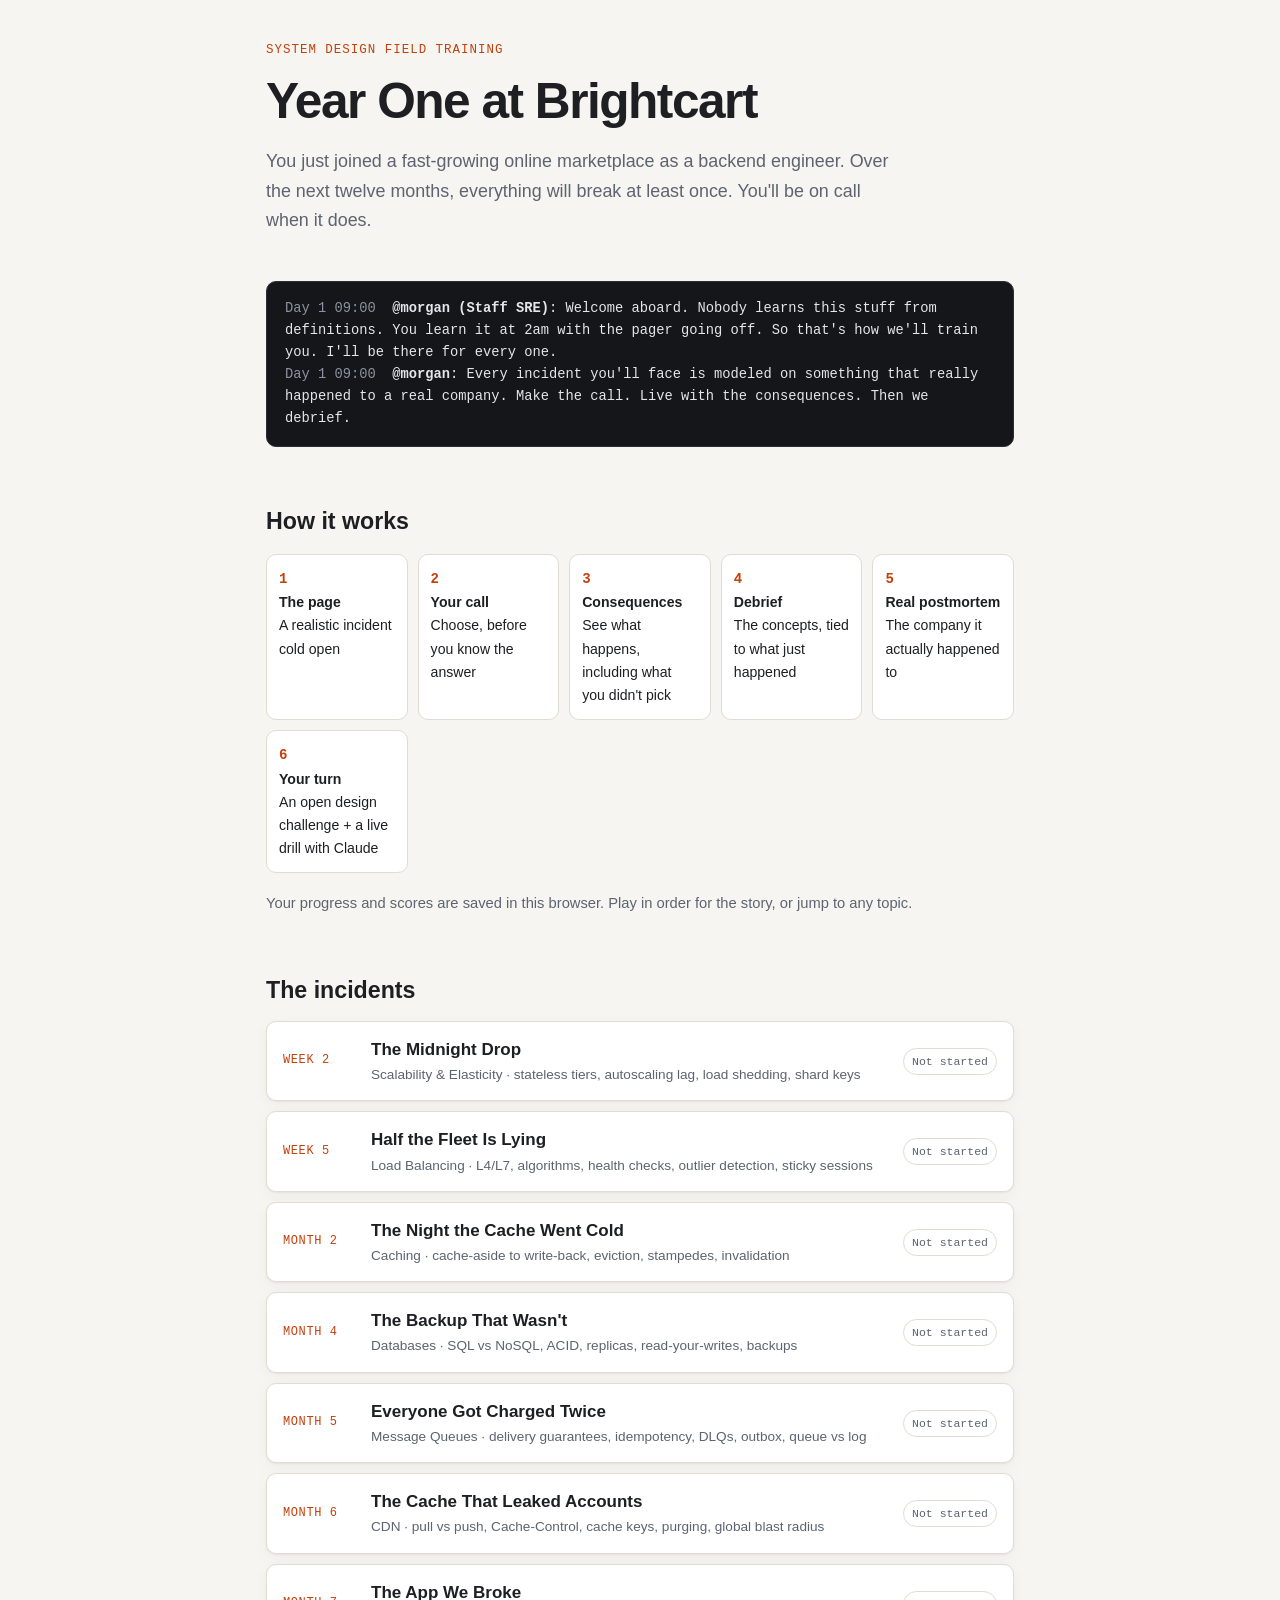
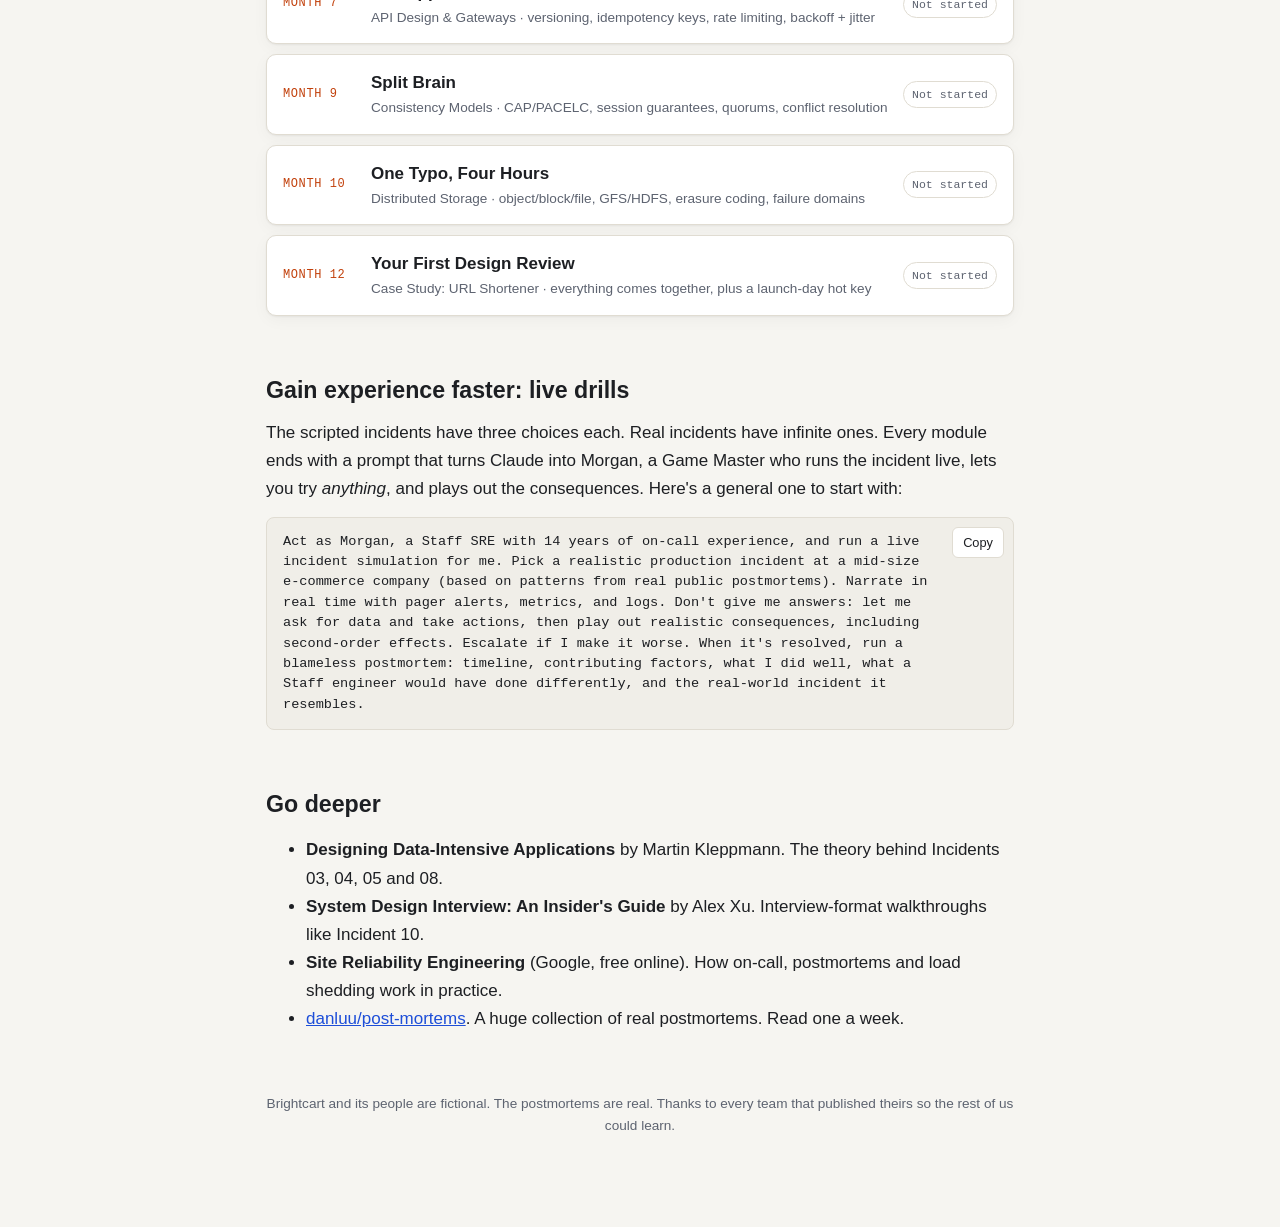
<file: index.html>
<!DOCTYPE html>
<html lang="en">
<head>
    <meta charset="UTF-8">
    <meta name="viewport" content="width=device-width, initial-scale=1.0">
    <title>Year One at Brightcart — System Design Field Training</title>
    <meta name="description" content="Learn system design by living through it: 10 interactive incidents based on real postmortems from GitHub, AWS, Facebook, GitLab, Cloudflare and more. Make the call, see the consequences, get the debrief.">
    <link rel="stylesheet" href="styles.css">
    <script>document.documentElement.classList.add('js')</script>
    <script defer src="assets/engine.js"></script>
</head>
<body>
<div class="wrap">

    <header class="hero">
        <p class="kicker">System Design Field Training</p>
        <h1>Year One at Brightcart</h1>
        <p class="lede">You just joined a fast-growing online marketplace as a backend engineer. Over the next twelve months, everything will break at least once. You'll be on call when it does.</p>
    </header>

    <div class="pager">
<div class="line"><span class="ts">Day 1 09:00</span>  <b>@morgan (Staff SRE)</b>: Welcome aboard. Nobody learns this stuff from definitions. You learn it at 2am with the pager going off. So that's how we'll train you. I'll be there for every one.</div>
<div class="line"><span class="ts">Day 1 09:00</span>  <b>@morgan</b>: Every incident you'll face is modeled on something that really happened to a real company. Make the call. Live with the consequences. Then we debrief.</div>
    </div>

    <h2>How it works</h2>
    <ol class="loop">
        <li><strong>The page</strong>A realistic incident cold open</li>
        <li><strong>Your call</strong>Choose, before you know the answer</li>
        <li><strong>Consequences</strong>See what happens, including what you didn't pick</li>
        <li><strong>Debrief</strong>The concepts, tied to what just happened</li>
        <li><strong>Real postmortem</strong>The company it actually happened to</li>
        <li><strong>Your turn</strong>An open design challenge + a live drill with Claude</li>
    </ol>
    <p style="color:var(--muted);font-size:.92rem">Your progress and scores are saved in this browser. Play in order for the story, or jump to any topic.</p>

    <h2>The incidents</h2>
    <ul class="chapters">
        <li data-chapter="01"><a href="modules/01-scalability.html">
            <span class="when">Week 2</span>
            <span><span class="title">The Midnight Drop</span><span class="topic">Scalability &amp; Elasticity · stateless tiers, autoscaling lag, load shedding, shard keys</span></span>
            <span class="status">Not started</span></a></li>
        <li data-chapter="02"><a href="modules/02-load-balancing.html">
            <span class="when">Week 5</span>
            <span><span class="title">Half the Fleet Is Lying</span><span class="topic">Load Balancing · L4/L7, algorithms, health checks, outlier detection, sticky sessions</span></span>
            <span class="status">Not started</span></a></li>
        <li data-chapter="03"><a href="modules/03-caching.html">
            <span class="when">Month 2</span>
            <span><span class="title">The Night the Cache Went Cold</span><span class="topic">Caching · cache-aside to write-back, eviction, stampedes, invalidation</span></span>
            <span class="status">Not started</span></a></li>
        <li data-chapter="04"><a href="modules/04-databases.html">
            <span class="when">Month 4</span>
            <span><span class="title">The Backup That Wasn't</span><span class="topic">Databases · SQL vs NoSQL, ACID, replicas, read-your-writes, backups</span></span>
            <span class="status">Not started</span></a></li>
        <li data-chapter="05"><a href="modules/05-message-queues.html">
            <span class="when">Month 5</span>
            <span><span class="title">Everyone Got Charged Twice</span><span class="topic">Message Queues · delivery guarantees, idempotency, DLQs, outbox, queue vs log</span></span>
            <span class="status">Not started</span></a></li>
        <li data-chapter="06"><a href="modules/06-cdn.html">
            <span class="when">Month 6</span>
            <span><span class="title">The Cache That Leaked Accounts</span><span class="topic">CDN · pull vs push, Cache-Control, cache keys, purging, global blast radius</span></span>
            <span class="status">Not started</span></a></li>
        <li data-chapter="07"><a href="modules/07-api-design.html">
            <span class="when">Month 7</span>
            <span><span class="title">The App We Broke</span><span class="topic">API Design &amp; Gateways · versioning, idempotency keys, rate limiting, backoff + jitter</span></span>
            <span class="status">Not started</span></a></li>
        <li data-chapter="08"><a href="modules/08-consistency-models.html">
            <span class="when">Month 9</span>
            <span><span class="title">Split Brain</span><span class="topic">Consistency Models · CAP/PACELC, session guarantees, quorums, conflict resolution</span></span>
            <span class="status">Not started</span></a></li>
        <li data-chapter="09"><a href="modules/09-distributed-storage.html">
            <span class="when">Month 10</span>
            <span><span class="title">One Typo, Four Hours</span><span class="topic">Distributed Storage · object/block/file, GFS/HDFS, erasure coding, failure domains</span></span>
            <span class="status">Not started</span></a></li>
        <li data-chapter="10"><a href="modules/10-case-study-tinyurl.html">
            <span class="when">Month 12</span>
            <span><span class="title">Your First Design Review</span><span class="topic">Case Study: URL Shortener · everything comes together, plus a launch-day hot key</span></span>
            <span class="status">Not started</span></a></li>
    </ul>

    <h2>Gain experience faster: live drills</h2>
    <p>The scripted incidents have three choices each. Real incidents have infinite ones. Every module ends with a prompt that turns Claude into Morgan, a Game Master who runs the incident live, lets you try <em>anything</em>, and plays out the consequences. Here's a general one to start with:</p>
    <div class="drill">
        <pre id="drill-general">Act as Morgan, a Staff SRE with 14 years of on-call experience, and run a live incident simulation for me. Pick a realistic production incident at a mid-size e-commerce company (based on patterns from real public postmortems). Narrate in real time with pager alerts, metrics, and logs. Don't give me answers: let me ask for data and take actions, then play out realistic consequences, including second-order effects. Escalate if I make it worse. When it's resolved, run a blameless postmortem: timeline, contributing factors, what I did well, what a Staff engineer would have done differently, and the real-world incident it resembles.</pre>
        <button class="copy" type="button" data-copy="drill-general">Copy</button>
    </div>

    <h2>Go deeper</h2>
    <ul>
        <li><strong>Designing Data-Intensive Applications</strong> by Martin Kleppmann. The theory behind Incidents 03, 04, 05 and 08.</li>
        <li><strong>System Design Interview: An Insider's Guide</strong> by Alex Xu. Interview-format walkthroughs like Incident 10.</li>
        <li><strong>Site Reliability Engineering</strong> (Google, free online). How on-call, postmortems and load shedding work in practice.</li>
        <li><a href="https://github.com/danluu/post-mortems">danluu/post-mortems</a>. A huge collection of real postmortems. Read one a week.</li>
    </ul>

    <footer class="footer">
        <p>Brightcart and its people are fictional. The postmortems are real. Thanks to every team that published theirs so the rest of us could learn.</p>
    </footer>

</div>
</body>
</html>
</file>
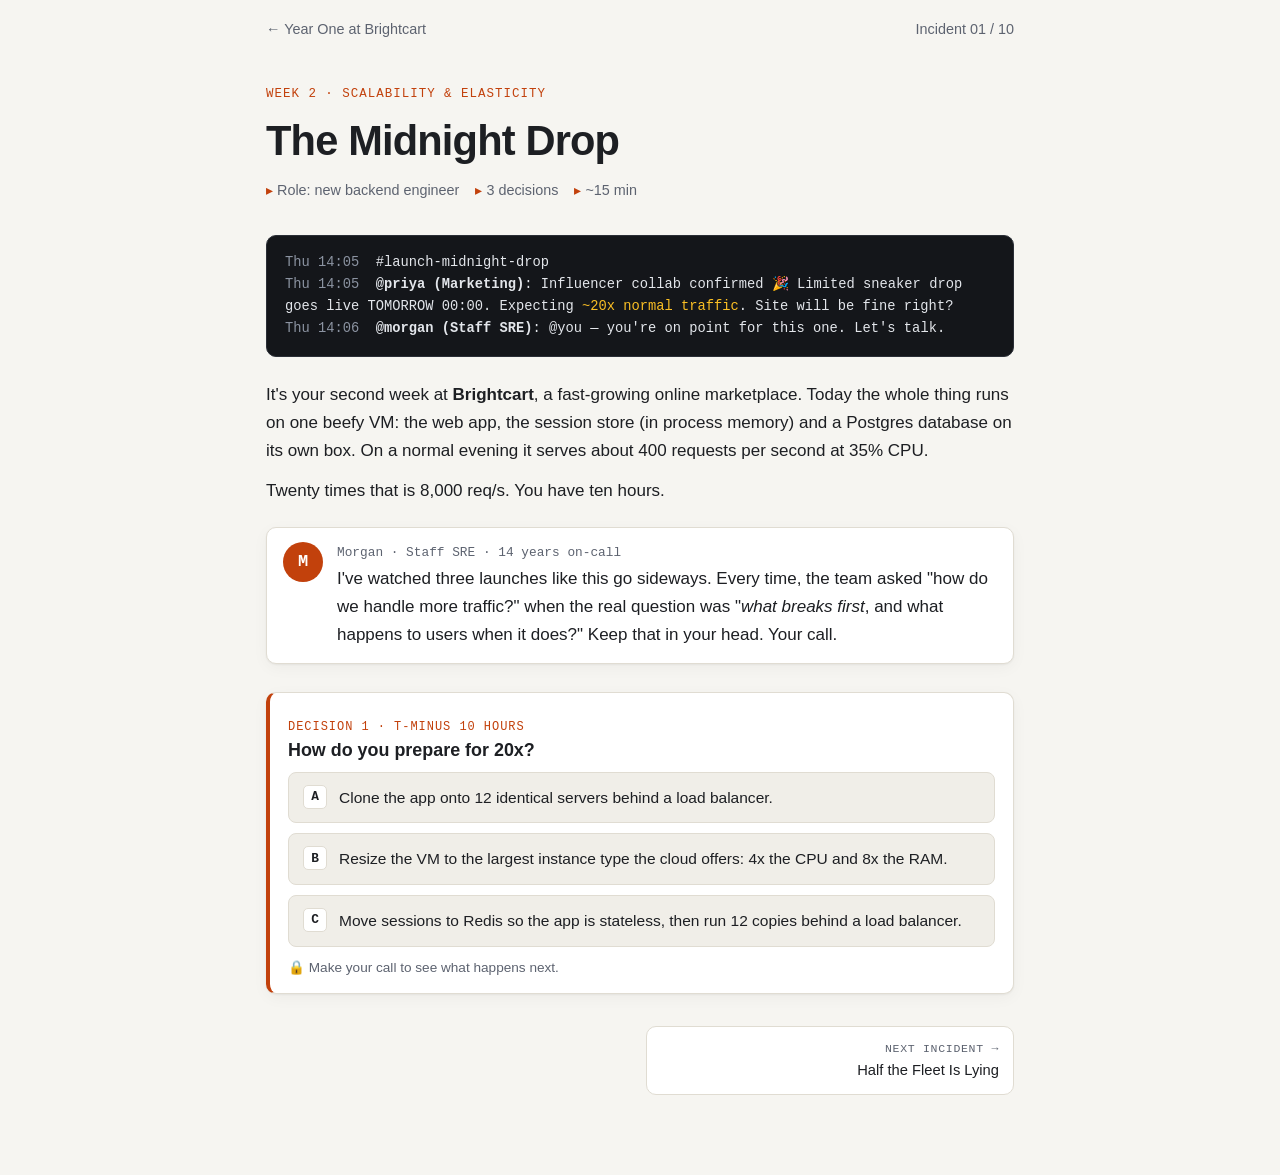
<file: modules/01-scalability.html>
<!DOCTYPE html>
<html lang="en">
<head>
    <meta charset="UTF-8">
    <meta name="viewport" content="width=device-width, initial-scale=1.0">
    <title>01 · The Midnight Drop — Scalability & Elasticity</title>
    <meta name="description" content="Incident 01: a flash sale is coming and marketing promises 20x traffic. Learn vertical vs horizontal scaling, the AKF cube, autoscaling, admission control and hot partitions by living through it.">
    <link rel="stylesheet" href="../styles.css">
    <script>document.documentElement.classList.add('js')</script>
    <script defer src="../assets/engine.js"></script>
</head>
<body data-module="01">
<div class="wrap">

    <nav class="topbar"><a href="../index.html">← Year One at Brightcart</a><span>Incident 01 / 10</span></nav>

    <header class="mod-header">
        <p class="kicker">Week 2 · Scalability & Elasticity</p>
        <h1>The Midnight Drop</h1>
        <ul class="meta">
            <li>Role: new backend engineer</li>
            <li>3 decisions</li>
            <li>~15 min</li>
        </ul>
    </header>

    <div class="pager">
<div class="line"><span class="ts">Thu 14:05</span>  #launch-midnight-drop</div>
<div class="line"><span class="ts">Thu 14:05</span>  <b>@priya (Marketing)</b>: Influencer collab confirmed 🎉 Limited sneaker drop goes live TOMORROW 00:00. Expecting <span class="warn">~20x normal traffic</span>. Site will be fine right?</div>
<div class="line"><span class="ts">Thu 14:06</span>  <b>@morgan (Staff SRE)</b>: @you — you're on point for this one. Let's talk.</div>
    </div>

    <p>It's your second week at <strong>Brightcart</strong>, a fast-growing online marketplace. Today the whole thing runs on one beefy VM: the web app, the session store (in process memory) and a Postgres database on its own box. On a normal evening it serves about 400 requests per second at 35% CPU.</p>
    <p>Twenty times that is 8,000 req/s. You have ten hours.</p>

    <aside class="mentor">
        <div class="avatar">M</div>
        <div>
            <p class="who">Morgan · Staff SRE · 14 years on-call</p>
            <p>I've watched three launches like this go sideways. Every time, the team asked "how do we handle more traffic?" when the real question was "<em>what breaks first</em>, and what happens to users when it does?" Keep that in your head. Your call.</p>
        </div>
    </aside>

    <div class="decision" data-id="d1">
        <span class="label">Decision 1 · T-minus 10 hours</span>
        <h3>How do you prepare for 20x?</h3>
        <div class="choice" data-verdict="bad">
            <button type="button">Resize the VM to the largest instance type the cloud offers: 4x the CPU and 8x the RAM.</button>
            <div class="outcome" hidden>
                <p>The resize needs a reboot, so you take a 6-minute outage at 16:00. Fine. At 00:00:04 the traffic arrives and you're at 100% CPU within seconds. A machine 4x bigger buys about 4x the capacity, and you needed 20x. Worse, one box means one failure domain: when it falls over, <em>everything</em> falls over.</p>
                <p>That's vertical scaling. It's simple and often the right first move, but it has a hard ceiling and makes the box a single point of failure.</p>
            </div>
        </div>
        <div class="choice" data-verdict="ok">
            <button type="button">Clone the app onto 12 identical servers behind a load balancer.</button>
            <div class="outcome" hidden>
                <p>Capacity looks great on paper. But sessions live in each server's memory, so when the load balancer sends a user's next request to a different server, they're suddenly logged out with an empty cart. Support gets 900 tickets that say "my cart disappeared at checkout."</p>
                <p>Horizontal scaling only works when the tier is <strong>stateless</strong>. You scaled out without moving the state out first.</p>
            </div>
        </div>
        <div class="choice" data-verdict="good">
            <button type="button">Move sessions to Redis so the app is stateless, then run 12 copies behind a load balancer.</button>
            <div class="outcome" hidden>
                <p>Exactly the order a veteran would take: first make the tier stateless, <em>then</em> duplicate it. Any server can now handle any request, so adding servers adds capacity, and losing one costs you 1/12th of capacity instead of the whole site.</p>
                <p>Morgan nods: "Good. Now the app tier isn't the thing that breaks first. So what is?"</p>
            </div>
        </div>
    </div>

    <div class="gated" data-after="d1">
        <p>Whatever happened earlier, by 23:30 you have 12 stateless app servers behind a load balancer with sessions in Redis. Autoscaling is on: add instances when average CPU passes 70%. A new instance takes about 4 minutes to boot and warm up.</p>

        <div class="pager">
<div class="line"><span class="ts">00:00:03</span>  requests/s   <span class="err">16,800</span>  (normal: 400)</div>
<div class="line"><span class="ts">00:00:41</span>  app-cpu-avg  <span class="err">97%</span>   autoscaler: launching +12 instances (ETA 4m)</div>
<div class="line"><span class="ts">00:01:10</span>  postgres     <span class="err">connections 498/500</span>   p99 query 9.4s</div>
<div class="line"><span class="ts">00:01:12</span>  <span class="sev">SEV1</span> checkout error rate 31%</div>
        </div>

        <p>It's <strong>42x</strong>, not 20x. The influencer posted early and bots joined in. Checkout is failing for a third of users, and the database is drowning.</p>

        <div class="decision" data-id="d2">
            <span class="label">Decision 2 · 00:01:15</span>
            <h3>What do you do right now?</h3>
            <div class="choice" data-verdict="bad">
                <button type="button">Raise the Postgres connection limit from 500 to 3,000 so the new app servers can connect too.</button>
                <div class="outcome" hidden>
                    <p>Postgres runs one OS process per connection. At 3,000 connections it spends its time context-switching and fighting over locks instead of running queries. Throughput <em>drops</em>. Then the 12 new app servers come online and open even more connections. The database stops responding entirely at 00:04.</p>
                    <p>More concurrency against a saturated resource makes it slower, not faster. Scaling the stateless tier just moved the bottleneck down a layer.</p>
                </div>
            </div>
            <div class="choice" data-verdict="ok">
                <button type="button">Wait. The autoscaler is already adding 12 more instances.</button>
                <div class="outcome" hidden>
                    <p>Autoscaling is <em>reactive</em>. It saw the spike 40 seconds in and needs 4 more minutes. Meanwhile overloaded servers start failing their health checks, the load balancer pulls them out, and the survivors get even more traffic. By the time the reinforcements arrive, the bottleneck is the database, which autoscaling doesn't touch. You survive, but 6 minutes of a third of checkouts failing makes the news.</p>
                </div>
            </div>
            <div class="choice" data-verdict="good">
                <button type="button">Turn on the virtual waiting room: admit about 3,000 shoppers a minute and give everyone else a queue position.</button>
                <div class="outcome" hidden>
                    <p>That's <strong>admission control</strong>: you can't create capacity in 60 seconds, but you can decide who gets the capacity you have. Error rate drops to 0.4% within a minute. Users see "You're #18,204 in line, about 6 min" instead of a spinning checkout, and the bots time out of the queue.</p>
                    <p>Morgan: "A slow 'yes' is worth more than a fast 'error'. Shed load deliberately, or the system will shed it for you, at random."</p>
                </div>
            </div>
        </div>
    </div>

    <div class="gated" data-after="d2">
        <p>The drop sells out by 00:22. Next morning's postmortem notes that the <code>orders</code> table grew 9x overnight and the database is the obvious next bottleneck. The team agrees to <strong>shard</strong> orders across 8 Postgres instances. A teammate asks you to pick the shard key.</p>

        <div class="decision" data-id="d3">
            <span class="label">Decision 3 · The morning after</span>
            <h3>How do you split the orders across 8 shards?</h3>
            <div class="choice" data-verdict="bad">
                <button type="button">By the first letter of the customer's last name: A–C on shard 1, D–F on shard 2, and so on.</button>
                <div class="outcome" hidden>
                    <p>Surnames aren't evenly distributed. In the US, the "S" shard holds about 10% of customers on its own, while "Q", "X" and "Z" barely register. You've built a <strong>hotspot</strong>: one shard melts while the others idle. Rebalancing means migrating live data across shards.</p>
                    <p>Plenty of textbooks use this exact example. It's a classic anti-pattern.</p>
                </div>
            </div>
            <div class="choice" data-verdict="bad">
                <button type="button">By product ID, so all orders for one product live together and per-product reports are fast.</button>
                <div class="outcome" hidden>
                    <p>Next month's drop is a single product, so <em>100% of the writes go to one shard</em>. This is the <strong>hot partition</strong> problem (aka the celebrity problem). A shard key has to spread the writes during your <em>peak</em> traffic pattern, not your average one.</p>
                </div>
            </div>
            <div class="choice" data-verdict="good">
                <button type="button">By a hash of the customer ID. Per-product reports come from an async copy in the analytics warehouse.</button>
                <div class="outcome" hidden>
                    <p>A hash spreads customers evenly, and one customer's orders stay on one shard, so "my orders" is a single-shard query. The queries you gave up (cross-customer, per-product) move to a system built for them. That's the trade-off senior engineers make on purpose: pick the key for the hot path, and serve everything else asynchronously.</p>
                    <p>Bonus: hash into many <em>virtual</em> partitions (say 1,024) mapped onto 8 servers, so adding a 9th server means moving partitions instead of rehashing everything.</p>
                </div>
            </div>
        </div>
    </div>

    <div class="gated" data-after="d3">

        <p class="section-tag">Debrief</p>
        <h2>What you just learned</h2>
        <p>Every concept below showed up in your night. That's the point: you'll remember the session that logged everyone out longer than a definition.</p>

        <div class="card">
            <h3>Vertical vs. horizontal scaling</h3>
            <div class="table-wrap"><table>
                <tr><th></th><th>Vertical (scale up)</th><th>Horizontal (scale out)</th></tr>
                <tr><td>What</td><td>Bigger machine: more CPU and RAM</td><td>More machines behind a load balancer</td></tr>
                <tr><td>Ceiling</td><td>Hard limit: the biggest box on the market</td><td>Practically unbounded</td></tr>
                <tr><td>Failure</td><td>Single point of failure</td><td>Lose one node, lose 1/N of capacity</td></tr>
                <tr><td>Cost of entry</td><td>Near zero. No code changes</td><td>The tier must be <strong>stateless</strong> first</td></tr>
                <tr><td>When</td><td>Early on, and for databases (until you can't)</td><td>Web and app tiers, always. Data tiers once you outgrow one box</td></tr>
            </table></div>
        </div>

        <div class="card">
            <h3>The AKF Scale Cube: three ways to scale</h3>
            <ul>
                <li><strong>X-axis, duplication:</strong> run N copies of the same thing. <em>You did this with 12 stateless app servers.</em></li>
                <li><strong>Y-axis, functional split:</strong> break the system up by function (checkout, search, catalog) so each part scales on its own. That's how microservices are born.</li>
                <li><strong>Z-axis, data partitioning (sharding):</strong> split the <em>data</em> so each node owns a slice. <em>You did this with the orders table, and saw how much the key matters.</em></li>
            </ul>
            <p>From <em>The Art of Scalability</em> by Abbott &amp; Fisher.</p>
        </div>

        <div class="card">
            <h3>Elasticity, and why autoscaling isn't magic</h3>
            <p>Elasticity is adding and removing capacity automatically as demand changes. It saves money on quiet nights, but it's <strong>reactive</strong>: there's a lag to detect the spike plus a lag to boot and warm up instances. For spikes you can see coming:</p>
            <ul>
                <li><strong>Scheduled scaling:</strong> pre-warm to the expected peak 30 minutes <em>before</em> a known event.</li>
                <li><strong>Warm pools:</strong> keep pre-booted instances ready so scaling takes seconds instead of minutes.</li>
                <li><strong>Admission control / load shedding:</strong> a waiting room, rate limits, or dropping low-priority work. Your last line of defense.</li>
                <li><strong>Know your bottleneck chain:</strong> app, then connection pool, then database. Scaling one layer moves the bottleneck down to the next.</li>
            </ul>
        </div>

        <p class="section-tag">It happened for real</p>
        <h2>Real postmortems</h2>

        <article class="postmortem">
            <div class="pm-head"><span>Niantic + Google Cloud · Pokémon GO launch</span><span class="dur">July 2016</span></div>
            <div class="pm-body">
                <p>The team planned for 1x player traffic, with a worst case of about 5x. Real traffic hit <strong>50x</strong> the original target. They survived by scaling horizontally on Google's container infrastructure in real time, including a mid-launch load balancer migration.</p>
                <p class="lesson"><strong>Lesson:</strong> your "worst case" estimate is a guess. Design so that capacity can be <em>added</em>, rather than trying to predict it exactly.</p>
                <p class="source">Source: <a href="https://cloud.google.com/blog/products/gcp/bringing-pokemon-go-to-life-on-google-cloud">Google Cloud: Bringing Pokémon GO to life</a></p>
            </div>
        </article>

        <article class="postmortem">
            <div class="pm-head"><span>Ticketmaster · Taylor Swift Eras Tour presale</span><span class="dur">Nov 2022</span></div>
            <div class="pm-body">
                <p>Ticketmaster reported 3.5 billion total system requests, <strong>4x its previous peak</strong>, driven by bots and by fans without presale codes. It estimated that about 15% of site interactions hit errors, and some fans lost tickets already in their carts. The general public sale was cancelled.</p>
                <p class="lesson"><strong>Lesson:</strong> a waiting room only works if admission is strict and bots are filtered <em>before</em> they consume capacity. Demand from bots is still demand on your servers.</p>
                <p class="source">Source: <a href="https://www.rollingstone.com/music/music-news/ticketmaster-cancels-general-on-sale-taylor-swift-the-eras-tour-1234632678/">Rolling Stone coverage of Ticketmaster's statement</a></p>
            </div>
        </article>

        <article class="postmortem">
            <div class="pm-head"><span>Slack · First workday of the year</span><span class="dur">Jan 4, 2021</span></div>
            <div class="pm-body">
                <p>Traffic returning after the holidays overloaded an AWS Transit Gateway. Packet loss made web servers wait on the network, so CPU <em>dropped</em> and the autoscaler <strong>scaled the web tier down</strong> in the middle of the incident. Then it swung to a massive scale-up, and the internal provisioning service hit its own limits (including the Linux open-files limit). Many new instances never finished provisioning.</p>
                <p class="lesson"><strong>Lesson:</strong> autoscaling is a control loop fed by metrics, so when the metrics lie, it makes things worse. And the system that <em>adds</em> capacity needs capacity of its own.</p>
                <p class="source">Source: <a href="https://slack.engineering/slacks-outage-on-january-4th-2021/">Slack Engineering: Slack's Outage on January 4th 2021</a></p>
            </div>
        </article>

        <p class="section-tag">Field notes</p>
        <h2>Morgan's rules of thumb</h2>
        <ol class="rules">
            <li>Make it stateless before you make it many.</li>
            <li>Every layer you scale pushes the bottleneck to the next one. Know the whole chain: LB → app → pool → DB → disk.</li>
            <li>Choose shard keys for your <em>peak</em> traffic pattern. Ask "what happens when one key goes viral?"</li>
            <li>Autoscaling handles gradual change. Known spikes need pre-warming, and unknown spikes need load shedding.</li>
            <li>A waiting room is a feature, not a failure. A queue position beats a 500 error.</li>
        </ol>

        <p class="section-tag">Your turn</p>
        <h2>Design challenge</h2>
        <div class="card">
            <p><strong>Brightcart is launching in Japan.</strong> A partnership puts the app on the home screen of a TV shopping channel. Every time a product appears on air (about 40 times a night), traffic spikes 30x for exactly 90 seconds, then drops back to normal.</p>
            <p>Design the scaling strategy. What does autoscaling do with a 90-second spike? What do you pre-warm? Where do you shed load?</p>
        </div>
        <details>
            <summary>Hints</summary>
            <ul>
                <li>A 4-minute boot time is longer than the whole 90-second spike. Reactive scaling is useless here.</li>
                <li>The broadcast schedule is known in advance. Use it.</li>
                <li>What's cacheable? Product pages for the on-air item are identical for everyone.</li>
            </ul>
        </details>
        <details>
            <summary>What a strong answer covers</summary>
            <ul>
                <li>Scheduled scaling driven by the broadcast schedule (pre-warm before each segment, or hold peak capacity through the show block).</li>
                <li>Pushing the on-air product page to a CDN or edge cache, so most of the spike never reaches origin.</li>
                <li>Inventory reservation as the real bottleneck: a queue or token system for "add to cart" on the featured item.</li>
                <li>Admission control as the safety net, plus a cost comparison of holding capacity for the 3-hour show versus autoscaling.</li>
            </ul>
        </details>

        <p class="section-tag">Live drill</p>
        <h2>Run it again with a real Game Master</h2>
        <p>Paste this into Claude for an unscripted version where you can try <em>anything</em>:</p>
        <div class="drill">
            <pre id="drill">Act as Morgan, a Staff SRE with 14 years of on-call experience, running a live incident simulation for me. I'm the on-call engineer at an e-commerce company during a flash sale with 40x normal traffic. Narrate the incident in real time with pager alerts and metrics. Don't give me answers: ask what I'd do, then play out realistic consequences (including second-order effects) of my choices. Focus on: vertical vs horizontal scaling, statelessness, autoscaling lag, connection pools, load shedding, and shard keys. After the incident resolves, run a blameless postmortem and grade my decisions.</pre>
            <button class="copy" type="button" data-copy="drill">Copy</button>
        </div>

        <div class="scoreboard">
            <h3>Incident resolved</h3>
            <p data-score></p>
            <button type="button" data-reset>Replay this incident</button>
        </div>
    </div>

    <nav class="modnav">
        <a class="next" href="02-load-balancing.html"><small>Next incident →</small>Half the Fleet Is Lying</a>
    </nav>

</div>
</body>
</html>
</file>
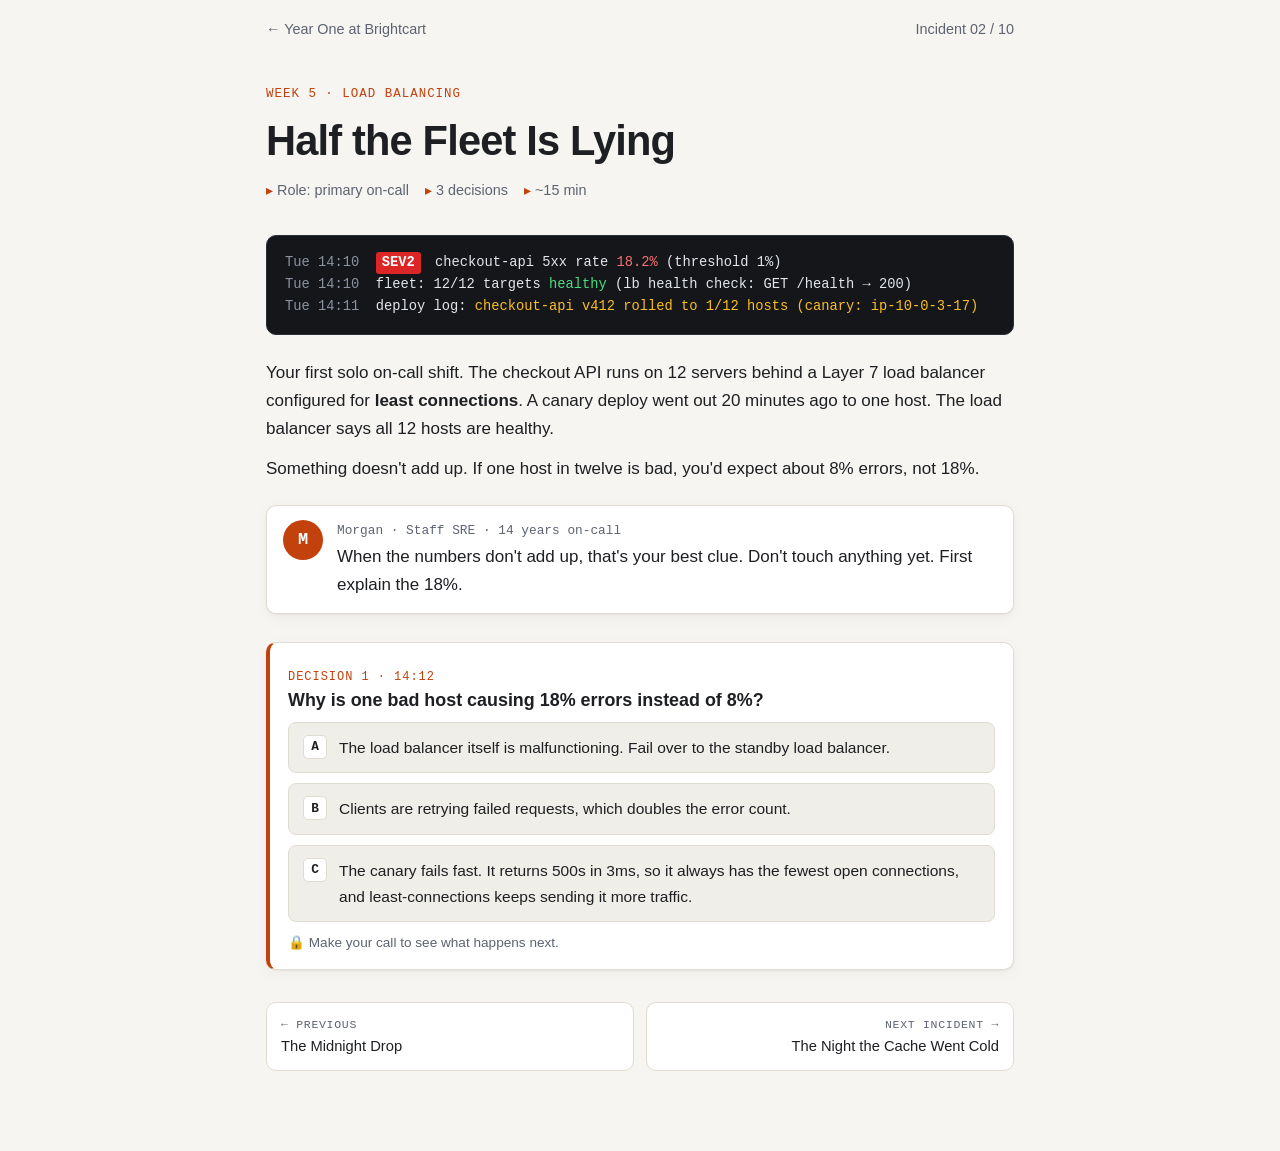
<file: modules/02-load-balancing.html>
<!DOCTYPE html>
<html lang="en">
<head>
    <meta charset="UTF-8">
    <meta name="viewport" content="width=device-width, initial-scale=1.0">
    <title>02 · Half the Fleet Is Lying — Load Balancing</title>
    <meta name="description" content="Incident 02: one bad server is eating far more than its share of traffic. Learn L4 vs L7, balancing algorithms, health checks, outlier detection and sticky sessions under pressure.">
    <link rel="stylesheet" href="../styles.css">
    <script>document.documentElement.classList.add('js')</script>
    <script defer src="../assets/engine.js"></script>
</head>
<body data-module="02">
<div class="wrap">

    <nav class="topbar"><a href="../index.html">← Year One at Brightcart</a><span>Incident 02 / 10</span></nav>

    <header class="mod-header">
        <p class="kicker">Week 5 · Load Balancing</p>
        <h1>Half the Fleet Is Lying</h1>
        <ul class="meta">
            <li>Role: primary on-call</li>
            <li>3 decisions</li>
            <li>~15 min</li>
        </ul>
    </header>

    <div class="pager">
<div class="line"><span class="ts">Tue 14:10</span>  <span class="sev">SEV2</span> checkout-api 5xx rate <span class="err">18.2%</span> (threshold 1%)</div>
<div class="line"><span class="ts">Tue 14:10</span>  fleet: 12/12 targets <span class="okc">healthy</span> (lb health check: GET /health → 200)</div>
<div class="line"><span class="ts">Tue 14:11</span>  deploy log: <span class="warn">checkout-api v412 rolled to 1/12 hosts (canary: ip-10-0-3-17)</span></div>
    </div>

    <p>Your first solo on-call shift. The checkout API runs on 12 servers behind a Layer 7 load balancer configured for <strong>least connections</strong>. A canary deploy went out 20 minutes ago to one host. The load balancer says all 12 hosts are healthy.</p>
    <p>Something doesn't add up. If one host in twelve is bad, you'd expect about 8% errors, not 18%.</p>

    <aside class="mentor">
        <div class="avatar">M</div>
        <div>
            <p class="who">Morgan · Staff SRE · 14 years on-call</p>
            <p>When the numbers don't add up, that's your best clue. Don't touch anything yet. First explain the 18%.</p>
        </div>
    </aside>

    <div class="decision" data-id="d1">
        <span class="label">Decision 1 · 14:12</span>
        <h3>Why is one bad host causing 18% errors instead of 8%?</h3>
        <div class="choice" data-verdict="bad">
            <button type="button">The load balancer itself is malfunctioning. Fail over to the standby load balancer.</button>
            <div class="outcome" hidden>
                <p>The failover drops every in-flight connection: about 2,300 checkouts reset at once. Error rate on the new load balancer? Still 18%. You've added a second incident on top of the first. Don't touch shared infrastructure until you can explain the symptom.</p>
            </div>
        </div>
        <div class="choice" data-verdict="good">
            <button type="button">The canary fails fast. It returns 500s in 3ms, so it always has the fewest open connections, and least-connections keeps sending it more traffic.</button>
            <div class="outcome" hidden>
                <p>That's it. This is the <strong>black hole</strong> effect: a broken server that errors instantly looks like the least-busy server in the fleet. Least-connections and least-response-time algorithms reward fast failure. Its access log confirms it: the canary is serving 2.4x its fair share.</p>
                <p>You pull the canary out of rotation. Errors drop to 0.1%.</p>
            </div>
        </div>
        <div class="choice" data-verdict="ok">
            <button type="button">Clients are retrying failed requests, which doubles the error count.</button>
            <div class="outcome" hidden>
                <p>Partly true: retries do amplify errors. But you spend 25 minutes looking at client retry configs while users keep failing. The bigger cause was the algorithm itself routing <em>toward</em> the broken host. Start from what's different about the bad host, then follow the traffic.</p>
            </div>
        </div>
    </div>

    <div class="gated" data-after="d1">
        <p>Whatever path you took, the canary is out and v412 is rolled back. The postmortem asks: <em>why did the load balancer report a host serving 100% errors as healthy?</em> Because <code>/health</code> only checks that the process is running. The canary's process was fine. Its database connection pool was misconfigured.</p>

        <div class="decision" data-id="d2">
            <span class="label">Decision 2 · Postmortem action item</span>
            <h3>How do you redesign the health check?</h3>
            <div class="choice" data-verdict="bad">
                <button type="button">Make /health deep: check the database, Redis, the payment provider and the inventory service. If anything fails, return 503.</button>
                <div class="outcome" hidden>
                    <p>Three weeks later the payment provider has a 40-second blip. All 12 hosts fail their health checks <em>at the same time</em>, and the load balancer pulls the entire fleet. Browsing and search, which don't touch payments, go down too.</p>
                    <p>A deep health check turns a shared dependency's hiccup into a total outage. Health checks should answer "is <em>this host</em> broken?", not "is the world OK?"</p>
                </div>
            </div>
            <div class="choice" data-verdict="good">
                <button type="button">Check local readiness only (process, connection pool, disk). Also add outlier detection: eject hosts whose error rate is far above the fleet's, but never more than 30% of hosts at once.</button>
                <div class="outcome" hidden>
                    <p>Readiness catches a host that can't serve. Outlier detection catches the canary pattern: a host whose 5xx rate is 50x its peers'. The <strong>max ejection cap</strong> is the key detail. If <em>everyone</em> is failing, the problem is shared, and ejecting hosts can only make it worse. That's how Envoy and service meshes do it.</p>
                </div>
            </div>
            <div class="choice" data-verdict="bad">
                <button type="button">Keep /health as is, but check every 60 seconds instead of every 5 to reduce load.</button>
                <div class="outcome" hidden>
                    <p>Now a dead host keeps getting traffic for up to 60 seconds × the failure threshold of 3, which is three minutes of black-holing. Health checks are cheap. Slow detection is not.</p>
                </div>
            </div>
        </div>
    </div>

    <div class="gated" data-after="d2">
        <p>Two weeks later, product has a request: "Carts keep vanishing when users bounce between servers. Can we just pin users to one server?" A teammate opens a PR to turn on <strong>IP-hash</strong> sticky routing.</p>

        <div class="decision" data-id="d3">
            <span class="label">Decision 3 · Code review</span>
            <h3>How do you review this PR?</h3>
            <div class="choice" data-verdict="bad">
                <button type="button">Approve. IP hash is simple and keeps each user on the same server.</button>
                <div class="outcome" hidden>
                    <p>Brightcart's biggest B2B customer has 4,000 employees behind one corporate NAT IP. Every one of them hashes to the <em>same server</em>, which runs at 100% while the others idle. Meanwhile mobile users switch between Wi-Fi and cellular, their IP changes, and they land on a new server with an empty cart anyway.</p>
                </div>
            </div>
            <div class="choice" data-verdict="ok">
                <button type="button">Request changes: use cookie-based stickiness instead of IP hash.</button>
                <div class="outcome" hidden>
                    <p>Better. The cookie follows the user across IP changes. But when a host dies or autoscaling removes one, everyone pinned to it loses their cart. Stickiness also skews load, because long-lived heavy users pile up on old hosts. It treats the symptom.</p>
                </div>
            </div>
            <div class="choice" data-verdict="good">
                <button type="button">Request changes: the real bug is carts stored in server memory. Move carts to a shared store (Redis or the DB) and keep the servers stateless.</button>
                <div class="outcome" hidden>
                    <p>You fixed the cause. With the state external, any server can serve any request, the balancing algorithm can do its job, and scale-in or a crash loses nothing. Stickiness is still occasionally useful as a <em>performance</em> optimization (warm local caches), but never as a correctness requirement.</p>
                </div>
            </div>
        </div>
    </div>

    <div class="gated" data-after="d3">

        <p class="section-tag">Debrief</p>
        <h2>What you just learned</h2>

        <div class="card">
            <h3>Layer 4 vs. Layer 7</h3>
            <div class="table-wrap"><table>
                <tr><th></th><th>L4 (transport)</th><th>L7 (application)</th></tr>
                <tr><td>Sees</td><td>IPs, ports, TCP/UDP</td><td>HTTP: paths, headers, cookies</td></tr>
                <tr><td>Can do</td><td>Very fast forwarding, any protocol</td><td>Path routing (<code>/api</code> vs <code>/img</code>), TLS termination, retries, cookie stickiness, per-request balancing</td></tr>
                <tr><td>Examples</td><td>AWS NLB, IPVS, Maglev</td><td>AWS ALB, NGINX, Envoy, HAProxy (HTTP mode)</td></tr>
                <tr><td>Use when</td><td>Raw throughput, non-HTTP, long-lived connections</td><td>Most web traffic, microservice routing</td></tr>
            </table></div>
        </div>

        <div class="card">
            <h3>Balancing algorithms and how each one fails</h3>
            <div class="table-wrap"><table>
                <tr><th>Algorithm</th><th>How it works</th><th>Failure mode</th></tr>
                <tr><td>Round robin</td><td>Each server in turn</td><td>Ignores load. A slow server still gets its full share</td></tr>
                <tr><td>Weighted round robin</td><td>Turns weighted by capacity</td><td>Weights go stale as hardware changes</td></tr>
                <tr><td>Least connections</td><td>Fewest open connections wins</td><td><strong>Black hole:</strong> a fast-failing host attracts traffic</td></tr>
                <tr><td>IP hash</td><td>hash(client IP) → server</td><td>NAT hotspots, and mobile IPs change</td></tr>
                <tr><td>Power of two choices</td><td>Pick 2 at random, send to the less loaded</td><td>Few. Near-optimal and cheap (used by Envoy and NGINX)</td></tr>
                <tr><td>Consistent hashing</td><td>Hash ring. Adding or removing a node moves only ~1/N of keys</td><td>Needs virtual nodes to balance. Used for caches and shards</td></tr>
            </table></div>
        </div>

        <div class="card">
            <h3>Health checks: liveness, readiness and outlier detection</h3>
            <ul>
                <li><strong>Liveness:</strong> is the process alive? Failing means restart it.</li>
                <li><strong>Readiness:</strong> can <em>this host</em> serve right now (warmed up, pool connected, disk not full)? Failing means stop sending it traffic.</li>
                <li><strong>Outlier detection (passive):</strong> watch real traffic and eject hosts that error far more than their peers. Always cap the ejection percentage.</li>
                <li><strong>Fail open:</strong> if <em>every</em> target is unhealthy, many load balancers route to all of them anyway. When everything looks broken, the health check is probably what's wrong.</li>
            </ul>
        </div>

        <p class="section-tag">It happened for real</p>
        <h2>Real postmortems</h2>

        <article class="postmortem">
            <div class="pm-head"><span>Meta (Facebook, Instagram, WhatsApp)</span><span class="dur">Oct 4, 2021 · ~6 hours</span></div>
            <div class="pm-body">
                <p>A command meant to assess backbone capacity accidentally disconnected Facebook's entire backbone. Then a <strong>health-check-style safety mechanism</strong> finished the job: Facebook's DNS servers are designed to withdraw their BGP route advertisements when they can't reach the data centers. They did exactly that, and every Facebook domain vanished from the internet even though the DNS servers themselves were running.</p>
                <p class="lesson"><strong>Lesson:</strong> "remove myself when I look unhealthy" is safe for <em>one</em> node. When every node runs the same logic against a shared dependency, they all remove themselves together. Same trap as Decision 2.</p>
                <p class="source">Source: <a href="https://engineering.fb.com/2021/10/05/networking-traffic/outage-details/">Meta Engineering: More details about the October 4 outage</a></p>
            </div>
        </article>

        <article class="postmortem">
            <div class="pm-head"><span>AWS Elastic Load Balancing · us-east-1</span><span class="dur">Dec 24, 2012</span></div>
            <div class="pm-body">
                <p>On Christmas Eve, a maintenance process was accidentally run against production and <strong>deleted part of the ELB state data</strong>: the configuration that tells each load balancer which backends to route to. Affected load balancers were misconfigured for hours. Netflix streaming was among the high-profile casualties.</p>
                <p class="lesson"><strong>Lesson:</strong> the load balancer is also a system with state, a control plane and failure modes. Its config is production data and needs access controls and backups.</p>
                <p class="source">Source: <a href="https://aws.amazon.com/message/680587/">AWS: Summary of the December 24, 2012 ELB Service Event</a></p>
            </div>
        </article>

        <p class="section-tag">Field notes</p>
        <h2>Morgan's rules of thumb</h2>
        <ol class="rules">
            <li>When the error rate is out of proportion to the number of bad hosts, suspect the algorithm.</li>
            <li>Health checks answer "is <em>this host</em> broken?" Never fail one because of a shared dependency.</li>
            <li>Cap automated ejection. If everything looks broken, the detector is the thing that's broken.</li>
            <li>Stickiness is a performance optimization, never a correctness requirement.</li>
            <li>Don't touch shared infrastructure until you can explain the symptom.</li>
        </ol>

        <p class="section-tag">Your turn</p>
        <h2>Design challenge</h2>
        <div class="card">
            <p><strong>Brightcart adds live video shopping</strong>: WebSocket connections that stay open 45 minutes on average, 200k concurrent at peak. You need to deploy a new version of the WebSocket servers twice a day without dropping viewers.</p>
            <p>L4 or L7? Which algorithm? How do you drain a server during deploys? What happens when you add 10 new servers mid-show?</p>
        </div>
        <details>
            <summary>Hints</summary>
            <ul>
                <li>With long-lived connections, "least connections" means something very different than with 50ms requests.</li>
                <li>New servers start with zero connections. Do they get flooded, or ignored?</li>
                <li>Draining: stop new connections, then ask clients to reconnect gradually, with jitter.</li>
            </ul>
        </details>
        <details>
            <summary>What a strong answer covers</summary>
            <ul>
                <li>Connection draining with a deadline plus a server-sent "reconnect" message with random delay, to avoid a thundering-herd reconnect.</li>
                <li>Balancing on connections rather than requests. New servers fill up only gradually, since existing connections don't move.</li>
                <li>A client-side reconnect strategy with exponential backoff and jitter, and resumable session state stored outside the socket server.</li>
                <li>L4 for raw connection throughput, or L7 if you need path or auth routing at the edge.</li>
            </ul>
        </details>

        <p class="section-tag">Live drill</p>
        <h2>Run it again with a real Game Master</h2>
        <div class="drill">
            <pre id="drill">Act as Morgan, a Staff SRE running a live incident simulation. I'm on-call; our checkout API is behind an L7 load balancer and the error rate doesn't match the number of bad hosts. Narrate with realistic alerts, LB metrics and logs. Let me investigate by asking for specific data (per-host request counts, latency, health check results). Don't reveal the cause; make me reason to it. Cover: balancing algorithms and their failure modes, health checks vs outlier detection, fail-open behavior, and sticky sessions. End with a blameless postmortem and grade my decisions.</pre>
            <button class="copy" type="button" data-copy="drill">Copy</button>
        </div>

        <div class="scoreboard">
            <h3>Incident resolved</h3>
            <p data-score></p>
            <button type="button" data-reset>Replay this incident</button>
        </div>
    </div>

    <nav class="modnav">
        <a href="01-scalability.html"><small>← Previous</small>The Midnight Drop</a>
        <a class="next" href="03-caching.html"><small>Next incident →</small>The Night the Cache Went Cold</a>
    </nav>

</div>
</body>
</html>
</file>
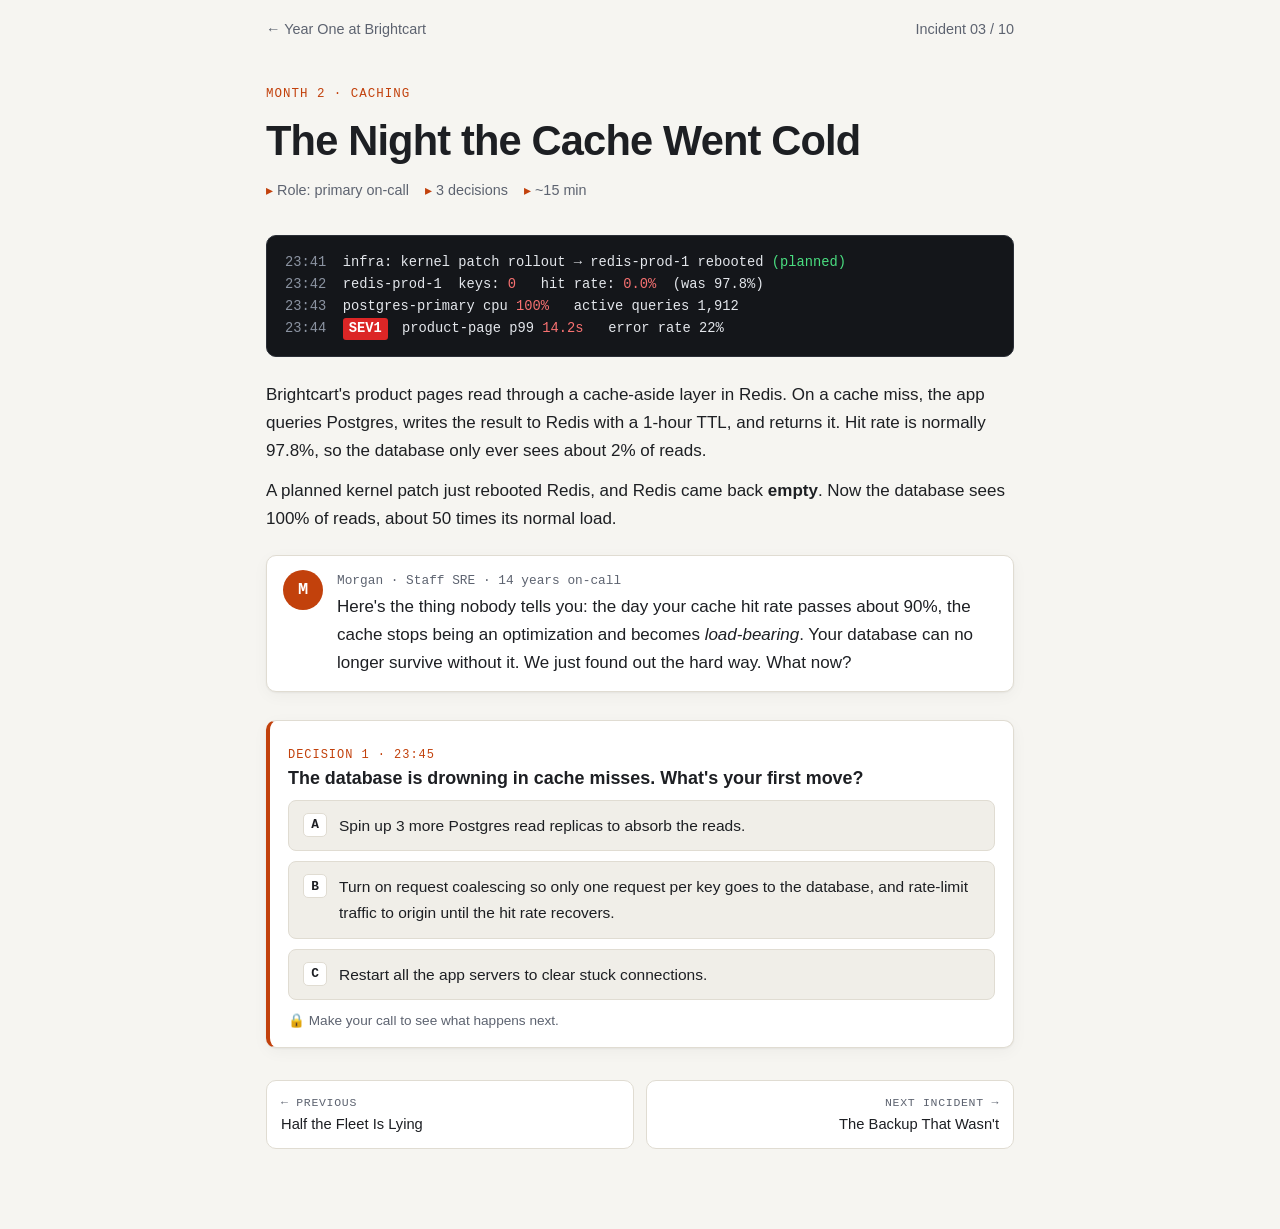
<file: modules/03-caching.html>
<!DOCTYPE html>
<html lang="en">
<head>
    <meta charset="UTF-8">
    <meta name="viewport" content="width=device-width, initial-scale=1.0">
    <title>03 · The Night the Cache Went Cold — Caching</title>
    <meta name="description" content="Incident 03: Redis restarts empty and the database melts. Learn cache-aside, read-through, write-through, write-back, eviction, stampedes and invalidation by fighting a cache outage.">
    <link rel="stylesheet" href="../styles.css">
    <script>document.documentElement.classList.add('js')</script>
    <script defer src="../assets/engine.js"></script>
</head>
<body data-module="03">
<div class="wrap">

    <nav class="topbar"><a href="../index.html">← Year One at Brightcart</a><span>Incident 03 / 10</span></nav>

    <header class="mod-header">
        <p class="kicker">Month 2 · Caching</p>
        <h1>The Night the Cache Went Cold</h1>
        <ul class="meta">
            <li>Role: primary on-call</li>
            <li>3 decisions</li>
            <li>~15 min</li>
        </ul>
    </header>

    <div class="pager">
<div class="line"><span class="ts">23:41</span>  infra: kernel patch rollout → redis-prod-1 rebooted <span class="okc">(planned)</span></div>
<div class="line"><span class="ts">23:42</span>  redis-prod-1  keys: <span class="err">0</span>   hit rate: <span class="err">0.0%</span>  (was 97.8%)</div>
<div class="line"><span class="ts">23:43</span>  postgres-primary cpu <span class="err">100%</span>   active queries 1,912</div>
<div class="line"><span class="ts">23:44</span>  <span class="sev">SEV1</span> product-page p99 <span class="err">14.2s</span>   error rate 22%</div>
    </div>

    <p>Brightcart's product pages read through a cache-aside layer in Redis. On a cache miss, the app queries Postgres, writes the result to Redis with a 1-hour TTL, and returns it. Hit rate is normally 97.8%, so the database only ever sees about 2% of reads.</p>
    <p>A planned kernel patch just rebooted Redis, and Redis came back <strong>empty</strong>. Now the database sees 100% of reads, about 50 times its normal load.</p>

    <aside class="mentor">
        <div class="avatar">M</div>
        <div>
            <p class="who">Morgan · Staff SRE · 14 years on-call</p>
            <p>Here's the thing nobody tells you: the day your cache hit rate passes about 90%, the cache stops being an optimization and becomes <em>load-bearing</em>. Your database can no longer survive without it. We just found out the hard way. What now?</p>
        </div>
    </aside>

    <div class="decision" data-id="d1">
        <span class="label">Decision 1 · 23:45</span>
        <h3>The database is drowning in cache misses. What's your first move?</h3>
        <div class="choice" data-verdict="bad">
            <button type="button">Restart all the app servers to clear stuck connections.</button>
            <div class="outcome" hidden>
                <p>Every app server reconnects to Postgres at once, so you've added a <strong>connection storm</strong> to a query storm. The restart also wipes each server's in-process local cache, the one thing that was still absorbing some load. p99 goes from 14s to timeouts.</p>
            </div>
        </div>
        <div class="choice" data-verdict="good">
            <button type="button">Turn on request coalescing so only one request per key goes to the database, and rate-limit traffic to origin until the hit rate recovers.</button>
            <div class="outcome" hidden>
                <p>When 5,000 users ask for the same hot product at once, coalescing (also called <strong>single-flight</strong>) sends one query and makes the other 4,999 wait for its result. Database queries drop by about 90% in a minute. The rate limit protects the database while the cache refills. Hit rate climbs back to 90% by 23:58.</p>
                <p>Morgan: "That's the move. You fixed the <em>shape</em> of the load, not just its size."</p>
            </div>
        </div>
        <div class="choice" data-verdict="ok">
            <button type="button">Spin up 3 more Postgres read replicas to absorb the reads.</button>
            <div class="outcome" hidden>
                <p>Reasonable instinct, wrong timescale. Creating a replica from a snapshot and catching up takes about 40 minutes, and the new replicas start with cold buffer caches, so they're slow at first too. By the time they're ready, the Redis cache has mostly refilled on its own. Good long-term idea, useless in this incident.</p>
            </div>
        </div>
    </div>

    <div class="gated" data-after="d1">
        <p>Things recover by midnight. But reviewing the graphs the next morning, you notice something odd from <em>before</em> the incident: every hour, right on the hour, database CPU spikes to 85% for about 40 seconds.</p>

        <div class="pager">
<div class="line"><span class="ts">09:00:00</span>  postgres cpu <span class="warn">84%</span>   cache misses/s 11,400</div>
<div class="line"><span class="ts">10:00:00</span>  postgres cpu <span class="warn">86%</span>   cache misses/s 11,900</div>
<div class="line"><span class="ts">11:00:00</span>  postgres cpu <span class="warn">85%</span>   cache misses/s 11,700</div>
        </div>
        <p>The catalog warm-up job loads all products into Redis at deploy time, every key with <code>TTL = 3600</code>. So they all expire at the same second.</p>

        <div class="decision" data-id="d2">
            <span class="label">Decision 2 · Next morning</span>
            <h3>How do you fix the hourly spike?</h3>
            <div class="choice" data-verdict="ok">
                <button type="button">Raise the TTL to 24 hours so expiries happen less often.</button>
                <div class="outcome" hidden>
                    <p>The hourly spike becomes a <em>daily</em> spike, and a bigger one, because more traffic has piled up behind it. Meanwhile prices and stock counts can now be stale for up to a day. You traded frequency for size and correctness.</p>
                </div>
            </div>
            <div class="choice" data-verdict="good">
                <button type="button">Add random jitter to every TTL (e.g. 3600 ± 600s), and refresh hot keys early in the background before they expire.</button>
                <div class="outcome" hidden>
                    <p>Jitter spreads the expiries across 20 minutes instead of one second, so the spike flattens into noise. Early refresh (sometimes called <em>probabilistic early expiration</em>) means hot keys almost never actually miss. Database CPU at the top of the hour: 31%.</p>
                </div>
            </div>
            <div class="choice" data-verdict="bad">
                <button type="button">Remove the TTL entirely and only update keys when the data changes.</button>
                <div class="outcome" hidden>
                    <p>Now every bug in your invalidation code becomes <em>permanent</em> stale data. Three weeks later, a product whose price changed during a failed deploy shows the old price until someone notices. Memory also fills up with products nobody views. A TTL is your safety net. Keep it.</p>
                </div>
            </div>
        </div>
    </div>

    <div class="gated" data-after="d2">
        <p>Month 3. A support escalation: a customer bought a $129 jacket for <strong>$12.90</strong>. The merchandising team fixed a typo'd price within a minute, but the site kept showing $12.90 for another hour. You look at the write path:</p>
        <pre>// on price update
db.update(product)
cache.set(product.id, product)   // refresh cache</pre>
        <p>Two admins edited the price within milliseconds of each other, and the <em>older</em> write's <code>cache.set</code> landed last.</p>

        <div class="decision" data-id="d3">
            <span class="label">Decision 3 · Escalation</span>
            <h3>How should writes interact with the cache?</h3>
            <div class="choice" data-verdict="good">
                <button type="button">Write to the database, then <strong>delete</strong> the cache key. The next read fetches the fresh value. Keep the TTL as a backstop.</button>
                <div class="outcome" hidden>
                    <p>Deleting instead of setting means the cache never holds a value the writer <em>thought</em> was current. It only ever holds what a reader actually got from the database. This is what Facebook's memcache does. (A rare race remains, a slow reader repopulating stale data, which Facebook closes with <strong>leases</strong>. See below.)</p>
                </div>
            </div>
            <div class="choice" data-verdict="bad">
                <button type="button">Switch to write-back: write prices to Redis first and flush them to Postgres every 30 seconds.</button>
                <div class="outcome" hidden>
                    <p>Writes are now fast, but Redis is the source of truth for up to 30 seconds. The next time Redis reboots (you know it will), those price changes and any orders that relied on them are <strong>gone</strong>. Write-back is for data you can afford to lose: view counters, analytics. Never money.</p>
                </div>
            </div>
            <div class="choice" data-verdict="ok">
                <button type="button">Switch to write-through: a cache layer writes to Postgres and Redis together on every update.</button>
                <div class="outcome" hidden>
                    <p>Better consistency for the single-writer case, and reads are always warm. But two concurrent writers can still interleave and leave the cache disagreeing with the database. Plus every write now pays for two systems, and products nobody reads still fill the cache. Survivable, but it doesn't actually fix the race.</p>
                </div>
            </div>
        </div>
    </div>

    <div class="gated" data-after="d3">

        <p class="section-tag">Debrief</p>
        <h2>What you just learned</h2>

        <div class="card">
            <h3>The four caching patterns</h3>
            <div class="table-wrap"><table>
                <tr><th>Pattern</th><th>Read path</th><th>Write path</th><th>Use when</th><th>Danger</th></tr>
                <tr><td><strong>Cache-aside</strong> (lazy loading)</td><td>App checks cache; on miss, reads DB and fills the cache</td><td>App writes DB, then deletes the key</td><td>Default choice. Most web apps</td><td>Stampedes on cold start</td></tr>
                <tr><td><strong>Read-through</strong></td><td>Cache loads from DB on miss itself</td><td>Usually paired with write-through</td><td>When a library or proxy owns the cache</td><td>Same stampede risk, now hidden</td></tr>
                <tr><td><strong>Write-through</strong></td><td>Always warm</td><td>Cache and DB written synchronously</td><td>Read-after-write heavy data</td><td>Slower writes, cache fills with unread data</td></tr>
                <tr><td><strong>Write-back</strong> (write-behind)</td><td>Always warm</td><td>Cache first, DB later (async)</td><td>Counters, metrics, loss-tolerant data</td><td><strong>Data loss</strong> if the cache dies</td></tr>
            </table></div>
        </div>

        <div class="card">
            <h3>Eviction and expiry</h3>
            <ul>
                <li><strong>LRU</strong> (least recently used): evict whatever hasn't been touched longest. A good default, and Redis's <code>allkeys-lru</code>.</li>
                <li><strong>LFU</strong> (least frequently used): evict the least popular. Resists one-off scans that flush hot keys out of an LRU cache.</li>
                <li><strong>FIFO</strong>: evict the oldest insertion. Simple and rarely optimal.</li>
                <li><strong>TTL</strong>: time-based expiry, your safety net against invalidation bugs. <em>Always add jitter.</em></li>
            </ul>
        </div>

        <div class="card">
            <h3>The stampede (thundering herd) toolkit</h3>
            <ul>
                <li><strong>Request coalescing / single-flight:</strong> one database fetch per key, everyone else waits on it.</li>
                <li><strong>TTL jitter:</strong> never let a million keys expire in the same second.</li>
                <li><strong>Early or background refresh:</strong> refresh hot keys before they expire.</li>
                <li><strong>Leases</strong> (Facebook's memcache): on a miss, the cache gives one client a token to fill the key; others wait or get slightly stale data. Fixes stampedes <em>and</em> stale sets.</li>
                <li><strong>Serve stale on error:</strong> an hour-old price is usually better than a 500 page.</li>
                <li><strong>Capacity rule:</strong> once the cache is load-bearing, plan database capacity for a cold cache, or make sure the cache can never go cold all at once (replicas, persistence, gradual restarts).</li>
            </ul>
        </div>

        <p class="section-tag">It happened for real</p>
        <h2>Real postmortems</h2>

        <article class="postmortem">
            <div class="pm-head"><span>Facebook · "Worst outage in over four years"</span><span class="dur">Sep 23, 2010 · ~2.5 hours</span></div>
            <div class="pm-body">
                <p>An automated system checked cached configuration values and, when it found an invalid one, replaced it from the database. Then someone changed the <em>database</em> copy to a value the system considered invalid. Every client saw the bad value and tried to "fix" it by querying the database cluster, hundreds of thousands of queries a second. Errors from the overloaded database were themselves read as invalid values, so clients <strong>deleted the cache key and retried</strong>, a feedback loop that kept the database down even after the original fix.</p>
                <p>To break the loop, Facebook had to <strong>turn the site off</strong>, let the databases recover, then let users back in gradually.</p>
                <p class="lesson"><strong>Lesson:</strong> recovery logic that fires on every client at once is a stampede waiting to happen. Treat database errors as "back off", never as "invalidate and retry."</p>
                <p class="source">Source: <a href="https://engineering.fb.com/2010/09/23/uncategorized/more-details-on-today-s-outage/">Facebook Engineering: More details on today's outage</a></p>
            </div>
        </article>

        <article class="postmortem">
            <div class="pm-head"><span>Facebook · Scaling Memcache (research paper)</span><span class="dur">NSDI 2013</span></div>
            <div class="pm-body">
                <p>Facebook's paper on running memcache at the scale of billions of requests per second introduced <strong>leases</strong> to solve two problems you met tonight: stale sets (Decision 3) and thundering herds (Decision 1). It also explains why they delete on write instead of updating.</p>
                <p class="lesson"><strong>Lesson:</strong> the patterns in this module aren't theoretical. They were battle-tested at extreme scale and written up so you don't have to rediscover them at 23:45.</p>
                <p class="source">Source: <a href="https://www.usenix.org/conference/nsdi13/technical-sessions/presentation/nishtala">USENIX NSDI '13: Scaling Memcache at Facebook</a></p>
            </div>
        </article>

        <p class="section-tag">Field notes</p>
        <h2>Morgan's rules of thumb</h2>
        <ol class="rules">
            <li>Past about 90% hit rate, the cache is load-bearing. Test what happens when it's empty.</li>
            <li>Delete on write, don't set. Let readers fill the cache.</li>
            <li>Every TTL gets jitter. No exceptions.</li>
            <li>Never use write-back for anything involving money.</li>
            <li>There are only two hard things in computer science, and cache invalidation is the one that pages you.</li>
        </ol>

        <p class="section-tag">Your turn</p>
        <h2>Design challenge</h2>
        <div class="card">
            <p><strong>Design the cache for Brightcart's "items in stock" badge.</strong> It appears on every product page, gets 80k reads per second, and during flash sales the stock count changes 500 times per second for a single hot product. Showing "In stock" when it's sold out causes angry customers. Showing "Sold out" when it isn't loses sales.</p>
            <p>Which caching pattern? What TTL? How fresh is fresh enough, and does the answer change when stock is low?</p>
        </div>
        <details>
            <summary>Hints</summary>
            <ul>
                <li>Does the badge need the exact count, or just "plenty / few left / sold out"?</li>
                <li>Tolerable staleness can be dynamic: 60 seconds when stock is 4,000, 1 second when it's 4.</li>
                <li>The authoritative check happens at checkout anyway, so the badge can be a hint.</li>
            </ul>
        </details>
        <details>
            <summary>What a strong answer covers</summary>
            <ul>
                <li>Caching a coarse <em>bucket</em> rather than the exact count, so far fewer updates change the cached value.</li>
                <li>A short or dynamic TTL, plus explicit invalidation when the item crosses a bucket boundary.</li>
                <li>Request coalescing for the hot product, and a local in-process cache of about 1 second to absorb the 80k reads per second.</li>
                <li>Correctness enforced at checkout (atomic decrement), not at display.</li>
            </ul>
        </details>

        <p class="section-tag">Live drill</p>
        <h2>Run it again with a real Game Master</h2>
        <div class="drill">
            <pre id="drill">Act as Morgan, a Staff SRE running a live incident simulation. I'm on-call at an e-commerce site; our Redis cache just restarted empty and Postgres is overloaded. Narrate in real time with metrics (hit rate, DB CPU, p99 latency, error rate). Let me take actions and play out realistic consequences, including second-order effects like connection storms and stale data. Then throw a follow-up problem at me involving cache invalidation races. Cover: cache-aside vs read-through vs write-through vs write-back, eviction, TTL jitter, stampedes, single-flight, leases. Finish with a blameless postmortem and grade my calls.</pre>
            <button class="copy" type="button" data-copy="drill">Copy</button>
        </div>

        <div class="scoreboard">
            <h3>Incident resolved</h3>
            <p data-score></p>
            <button type="button" data-reset>Replay this incident</button>
        </div>
    </div>

    <nav class="modnav">
        <a href="02-load-balancing.html"><small>← Previous</small>Half the Fleet Is Lying</a>
        <a class="next" href="04-databases.html"><small>Next incident →</small>The Backup That Wasn't</a>
    </nav>

</div>
</body>
</html>
</file>
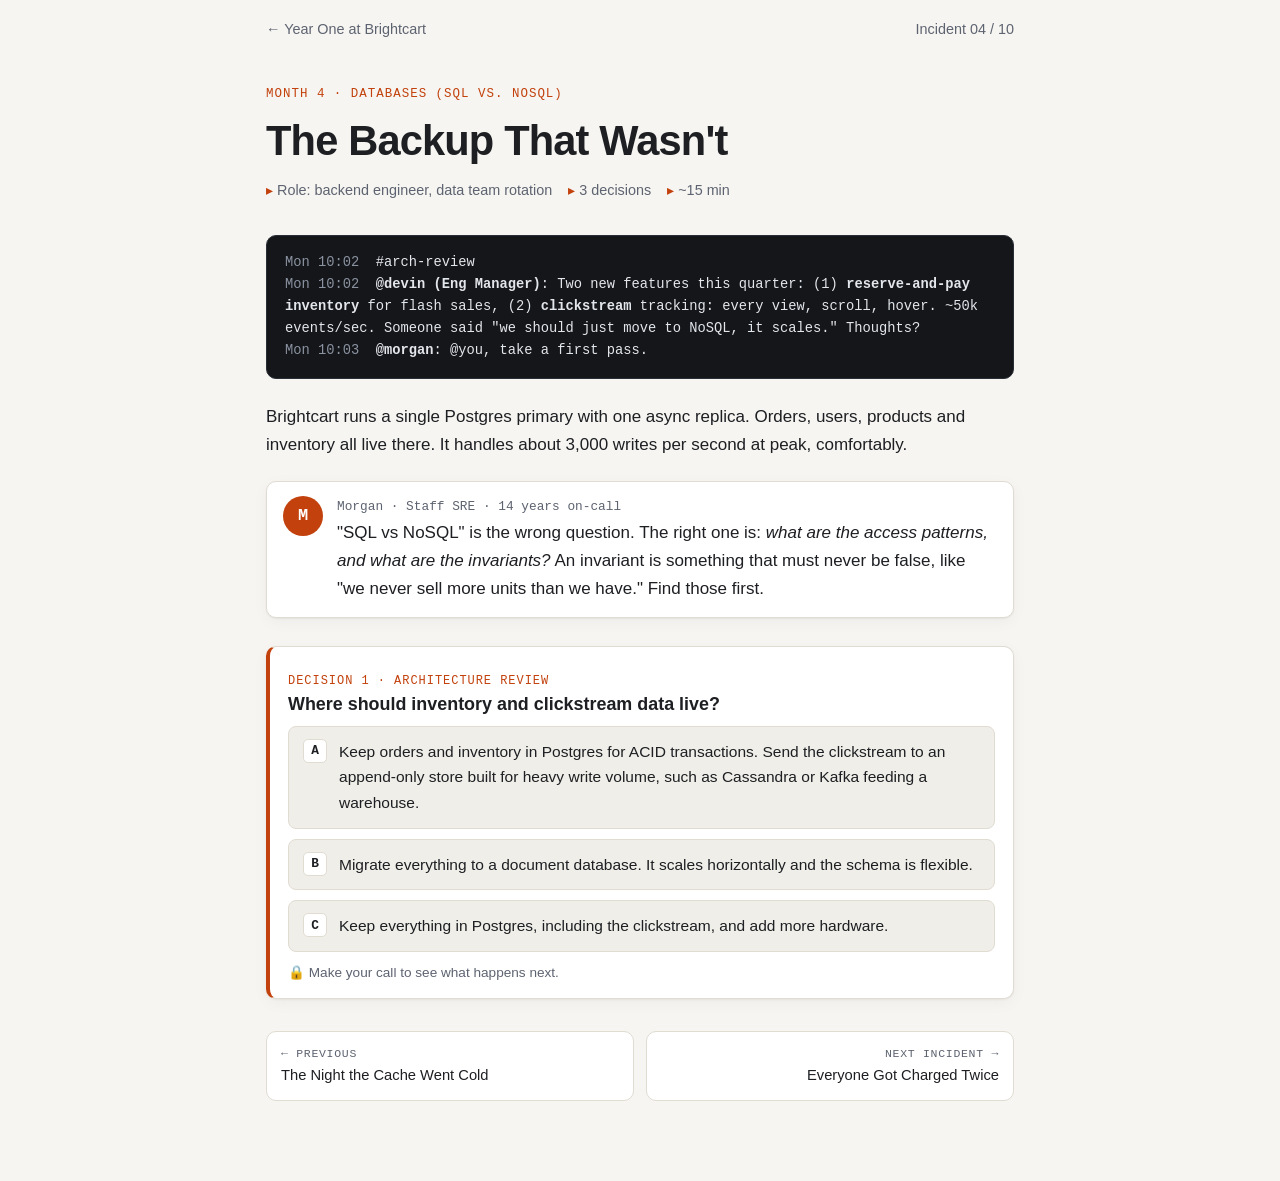
<file: modules/04-databases.html>
<!DOCTYPE html>
<html lang="en">
<head>
    <meta charset="UTF-8">
    <meta name="viewport" content="width=device-width, initial-scale=1.0">
    <title>04 · The Backup That Wasn't — Databases</title>
    <meta name="description" content="Incident 04: choose between SQL and NoSQL, survive replica lag, then face a late-night database wipe. Learn ACID, replication, read-your-writes, sharding, indexing and backups that actually restore.">
    <link rel="stylesheet" href="../styles.css">
    <script>document.documentElement.classList.add('js')</script>
    <script defer src="../assets/engine.js"></script>
</head>
<body data-module="04">
<div class="wrap">

    <nav class="topbar"><a href="../index.html">← Year One at Brightcart</a><span>Incident 04 / 10</span></nav>

    <header class="mod-header">
        <p class="kicker">Month 4 · Databases (SQL vs. NoSQL)</p>
        <h1>The Backup That Wasn't</h1>
        <ul class="meta">
            <li>Role: backend engineer, data team rotation</li>
            <li>3 decisions</li>
            <li>~15 min</li>
        </ul>
    </header>

    <div class="pager">
<div class="line"><span class="ts">Mon 10:02</span>  #arch-review</div>
<div class="line"><span class="ts">Mon 10:02</span>  <b>@devin (Eng Manager)</b>: Two new features this quarter: (1) <b>reserve-and-pay inventory</b> for flash sales, (2) <b>clickstream</b> tracking: every view, scroll, hover. ~50k events/sec. Someone said "we should just move to NoSQL, it scales." Thoughts?</div>
<div class="line"><span class="ts">Mon 10:03</span>  <b>@morgan</b>: @you, take a first pass.</div>
    </div>

    <p>Brightcart runs a single Postgres primary with one async replica. Orders, users, products and inventory all live there. It handles about 3,000 writes per second at peak, comfortably.</p>

    <aside class="mentor">
        <div class="avatar">M</div>
        <div>
            <p class="who">Morgan · Staff SRE · 14 years on-call</p>
            <p>"SQL vs NoSQL" is the wrong question. The right one is: <em>what are the access patterns, and what are the invariants?</em> An invariant is something that must never be false, like "we never sell more units than we have." Find those first.</p>
        </div>
    </aside>

    <div class="decision" data-id="d1">
        <span class="label">Decision 1 · Architecture review</span>
        <h3>Where should inventory and clickstream data live?</h3>
        <div class="choice" data-verdict="bad">
            <button type="button">Migrate everything to a document database. It scales horizontally and the schema is flexible.</button>
            <div class="outcome" hidden>
                <p>Six months of migration later, the first flash sale <strong>oversells by 212 units</strong>. "Decrement stock and create the order" used to be one ACID transaction. Now it spans two documents, and two concurrent buyers both read <code>stock = 1</code>. You traded away the invariant to solve a scale problem you didn't actually have: 3k writes/s is easy for Postgres.</p>
            </div>
        </div>
        <div class="choice" data-verdict="ok">
            <button type="button">Keep everything in Postgres, including the clickstream, and add more hardware.</button>
            <div class="outcome" hidden>
                <p>Inventory stays safe. But 50k clickstream inserts per second fill up the write-ahead log, bloat the indexes and add replication lag. Checkout latency doubles during peak browsing. Low-value, high-volume writes are now starving your most important transactions. It works for a few months.</p>
            </div>
        </div>
        <div class="choice" data-verdict="good">
            <button type="button">Keep orders and inventory in Postgres for ACID transactions. Send the clickstream to an append-only store built for heavy write volume, such as Cassandra or Kafka feeding a warehouse.</button>
            <div class="outcome" hidden>
                <p><strong>Polyglot persistence</strong>: pick the store by access pattern. Inventory needs transactions and constraints (<code>CHECK (stock &gt;= 0)</code> and <code>SELECT … FOR UPDATE</code>). Clickstream is append-only, time-ordered, rarely updated and tolerant of eventual consistency, which is exactly what wide-column stores and logs are built for. Each system does what it's good at.</p>
            </div>
        </div>
    </div>

    <div class="gated" data-after="d1">
        <p>Month 4, week 2. Dashboards and "My orders" pages are hammering the primary, so the team routes all reads to the replica. Within a day, support tickets arrive:</p>
        <div class="pager">
<div class="line"><span class="ts">Wed 12:14</span>  ticket #88213: "I placed an order and it's not in My Orders. So I ordered again. Now I have <span class="err">two</span>."</div>
<div class="line"><span class="ts">Wed 12:15</span>  pg-replica-1 replication lag: <span class="warn">2.8s</span> (peak 11s)</div>
        </div>

        <div class="decision" data-id="d2">
            <span class="label">Decision 2 · Replica lag</span>
            <h3>How do you fix "my order disappeared"?</h3>
            <div class="choice" data-verdict="ok">
                <button type="button">Make replication synchronous, so the primary waits for the replica before confirming any write.</button>
                <div class="outcome" hidden>
                    <p>The bug is gone, but every write now pays a network round-trip to the replica. Worse, when the replica goes down for maintenance, <em>the primary can't commit writes</em> (unless you configure a fallback). You fixed a read problem by making writes slower and more fragile.</p>
                </div>
            </div>
            <div class="choice" data-verdict="good">
                <button type="button">Guarantee read-your-writes: after a user writes, send their reads to the primary for a short window (or until the replica catches up to their write). Everyone else reads from replicas.</button>
                <div class="outcome" hidden>
                    <p>Only the user who just wrote needs to see that write immediately. Everyone else can tolerate a few seconds of lag. You keep about 98% of reads on replicas and fix the bug. A more precise version: store the write's log position (LSN) in the session and only read from a replica that has caught up to it.</p>
                </div>
            </div>
            <div class="choice" data-verdict="bad">
                <button type="button">Show "orders may take a minute to appear" on the page.</button>
                <div class="outcome" hidden>
                    <p>Users don't read banners. Duplicate orders continue at about 40 a day, each one a refund, a support ticket and a customer who trusts you a little less. A consistency problem doesn't go away because you documented it.</p>
                </div>
            </div>
        </div>
    </div>

    <div class="gated" data-after="d2">
        <p>Month 4, Friday, 23:20. The replica has fallen hopelessly behind after a bulk import, so it has to be re-seeded from scratch. You're pairing with Sam over Zoom. Sam has two terminals open: <code>db-primary</code> and <code>db-replica</code>. Both prompts look identical: <code>postgres@db:~$</code>.</p>
        <p>Sam: "I'll wipe the replica's data directory and re-seed. We have nightly backups to S3 anyway, so we're safe. Ready?"</p>

        <div class="decision" data-id="d3">
            <span class="label">Decision 3 · 23:24, finger hovering over Enter</span>
            <h3>What do you say?</h3>
            <div class="choice" data-verdict="bad">
                <button type="button">"Go for it. We have backups."</button>
                <div class="outcome" hidden>
                    <p>Sam runs <code>rm -rf /var/lib/postgresql/data</code> in the wrong terminal. Ctrl+C after two seconds. <strong>The primary is gone.</strong></p>
                    <p>You open S3. The newest backup is 19 days old. The backup cron job had been failing since a Postgres version upgrade, and the failure emails went to a distribution list that silently rejected them. You restore from a disk snapshot that happens to be 6 hours old. Brightcart loses 6 hours of orders.</p>
                </div>
            </div>
            <div class="choice" data-verdict="ok">
                <button type="button">"Wait. Take a manual snapshot of the primary first, then go."</button>
                <div class="outcome" hidden>
                    <p>Good instinct. That snapshot saves you when the wrong terminal gets wiped. But you only got lucky: nobody had tested whether the nightly backups actually restore, and they don't. Next time there won't be a fresh snapshot.</p>
                </div>
            </div>
            <div class="choice" data-verdict="good">
                <button type="button">"Stop. Run <code>hostname</code> in both terminals first. And before anything destructive, show me a backup we've actually restored recently."</button>
                <div class="outcome" hidden>
                    <p>Sam runs <code>hostname</code>. The terminal they were about to use says <code>db-primary</code>. Silence on the call.</p>
                    <p>Then you check the backups: 19 days old, failing silently. You postpone the re-seed, fix the backup job, run a test restore to a scratch instance, set the shell prompt on production hosts to <span style="color:var(--bad)">red with the hostname</span>, and add a "last successful restore" alert. Nobody outside the team ever hears about tonight. That's what good looks like.</p>
                </div>
            </div>
        </div>
    </div>

    <div class="gated" data-after="d3">

        <p class="section-tag">Debrief</p>
        <h2>What you just learned</h2>

        <div class="card">
            <h3>SQL vs. NoSQL: choose by access pattern</h3>
            <div class="table-wrap"><table>
                <tr><th></th><th>Relational (SQL)</th><th>Document</th><th>Wide-column</th><th>Key-value</th></tr>
                <tr><td>Examples</td><td>Postgres, MySQL</td><td>MongoDB, DynamoDB*</td><td>Cassandra, ScyllaDB, Bigtable</td><td>Redis, DynamoDB*</td></tr>
                <tr><td>Strength</td><td>Transactions, joins, constraints, ad-hoc queries</td><td>Flexible nested records, read a whole entity at once</td><td>Massive write throughput, time-series, scale-out</td><td>Simple lookups at extreme speed</td></tr>
                <tr><td>Weakness</td><td>Harder to scale writes past one primary</td><td>Cross-document invariants</td><td>You must design tables around your queries</td><td>No queries beyond get/put</td></tr>
                <tr><td>Brightcart fit</td><td>Orders, inventory, payments</td><td>Product catalog</td><td>Clickstream, activity feeds</td><td>Sessions, carts, cache</td></tr>
            </table></div>
            <p style="font-size:.85rem;color:var(--muted)">* DynamoDB is a key-value and document hybrid.</p>
        </div>

        <div class="card">
            <h3>ACID in one line each</h3>
            <ul>
                <li><strong>Atomicity:</strong> all of the transaction happens, or none of it. (No order without the stock decrement.)</li>
                <li><strong>Consistency:</strong> constraints always hold. (<code>stock &gt;= 0</code>)</li>
                <li><strong>Isolation:</strong> concurrent transactions don't see each other's half-done work. (Two buyers can't both take the last unit.)</li>
                <li><strong>Durability:</strong> once committed, it survives a crash.</li>
            </ul>
        </div>

        <div class="card">
            <h3>Scaling a database, in the order you should reach for it</h3>
            <ol>
                <li><strong>Indexes:</strong> turn full-table scans into lookups. Each one costs write speed and storage, so index what you query.</li>
                <li><strong>Caching:</strong> see Incident 03.</li>
                <li><strong>Read replicas:</strong> scale reads. Async replicas lag, so plan for <em>read-your-writes</em>. Sync replicas make writes slower and couple availability.</li>
                <li><strong>Vertical scaling:</strong> a bigger primary. Boring and very effective.</li>
                <li><strong>Functional split:</strong> move different domains to separate databases.</li>
                <li><strong>Sharding:</strong> split rows across primaries by a shard key (see Incident 01). It scales writes, but makes cross-shard queries and transactions much harder. Reach for it last.</li>
            </ol>
        </div>

        <div class="card">
            <h3>Backups: RPO, RTO and Schrödinger's backup</h3>
            <ul>
                <li><strong>RPO</strong> (recovery point objective): how much data can you afford to lose? Continuous WAL archiving gets you minutes. Nightly dumps get you up to 24 hours.</li>
                <li><strong>RTO</strong> (recovery time objective): how long can you be down while you restore?</li>
                <li><strong>A backup you haven't restored is a hope, not a backup.</strong> Automate test restores and alert on "last successful restore".</li>
                <li>Replication is <em>not</em> a backup. It faithfully copies your <code>DROP TABLE</code> to every replica.</li>
            </ul>
        </div>

        <p class="section-tag">It happened for real</p>
        <h2>Real postmortems</h2>

        <article class="postmortem">
            <div class="pm-head"><span>GitLab.com · Database outage</span><span class="dur">Jan 31, 2017 · ~6 hours of data lost</span></div>
            <div class="pm-body">
                <p>While fighting replication lag late at night, an engineer ran a command to wipe the secondary's data directory and re-seed it, in a terminal connected to the <strong>primary</strong>. They stopped it within a second or two, but about 300 GB of production data was already gone. When the team turned to backups, they found that "the process of both finding and using backups failed completely." They restored from an LVM snapshot taken about 6 hours earlier, the best option they had, and livestreamed the recovery.</p>
                <p class="lesson"><strong>Lesson:</strong> nearly every safeguard can quietly stop working. Test restores, make production prompts unmistakable, and check the hostname before running anything destructive. Decision 3 was modeled on this night.</p>
                <p class="source">Source: <a href="https://about.gitlab.com/blog/2017/02/10/postmortem-of-database-outage-of-january-31/">GitLab: Postmortem of database outage of January 31</a></p>
            </div>
        </article>

        <article class="postmortem">
            <div class="pm-head"><span>Discord · MongoDB → Cassandra → ScyllaDB</span><span class="dur">2015 – 2023</span></div>
            <div class="pm-body">
                <p>Discord launched on a single MongoDB replica set, deliberately planning to migrate later. As message volume exploded, they moved to Cassandra in 2017 (12 nodes, billions of messages). By 2022 it was 177 nodes holding trillions of messages, with frequent pages and <strong>hot partitions</strong> (busy channels) causing latency across the cluster. They migrated to ScyllaDB on 72 nodes, and historical-message p99 dropped from 40–125ms to about 15ms.</p>
                <p class="lesson"><strong>Lesson:</strong> start with what lets you ship, and design for the migration you know is coming. Choose the next database for the access pattern you <em>actually</em> have (append-heavy, time-ordered messages), and expect hot keys.</p>
                <p class="source">Sources: <a href="https://discord.com/blog/how-discord-stores-billions-of-messages">How Discord Stores Billions of Messages</a> · <a href="https://discord.com/blog/how-discord-stores-trillions-of-messages">How Discord Stores Trillions of Messages</a></p>
            </div>
        </article>

        <p class="section-tag">Field notes</p>
        <h2>Morgan's rules of thumb</h2>
        <ol class="rules">
            <li>Find your invariants first. If you need transactions, you need a database that has them.</li>
            <li>Postgres goes further than you think. Measure before you migrate.</li>
            <li>Async replicas lag. Design read-your-writes from day one.</li>
            <li>Replication is not a backup. An untested backup is not a backup.</li>
            <li>Before anything destructive: <code>hostname</code>, a second pair of eyes, and a restore you've actually tested.</li>
        </ol>

        <p class="section-tag">Your turn</p>
        <h2>Design challenge</h2>
        <div class="card">
            <p><strong>Design the data layer for Brightcart Reviews</strong>: product reviews with star ratings, photos, "helpful" votes, and a per-product average rating shown on every product page (80k reads/s). Some viral products get 20k "helpful" votes per minute.</p>
            <p>Which stores? How do you compute and serve the average rating? What happens to the row for a viral review?</p>
        </div>
        <details>
            <summary>Hints</summary>
            <ul>
                <li>Incrementing one counter row 20k times a minute is a lock-contention problem.</li>
                <li>Does the average need to be exact and instantly up to date?</li>
                <li>Photos don't belong in the database (see Incident 09).</li>
            </ul>
        </details>
        <details>
            <summary>What a strong answer covers</summary>
            <ul>
                <li>Reviews in a relational or document store. Photos in object storage, with only keys in the database.</li>
                <li>Votes appended as events and aggregated asynchronously (or sharded counters), instead of <code>UPDATE … SET votes = votes + 1</code> on one hot row.</li>
                <li>A denormalized, cached average rating per product, recomputed periodically or incrementally.</li>
                <li>Read-your-writes for the reviewer's own review, and eventual consistency for everyone else.</li>
            </ul>
        </details>

        <p class="section-tag">Live drill</p>
        <h2>Run it again with a real Game Master</h2>
        <div class="drill">
            <pre id="drill">Act as Morgan, a Staff SRE and database veteran, running a live simulation. Give me an e-commerce company's database situation (Postgres primary + async replica) and walk me through a series of escalating problems: a SQL-vs-NoSQL architecture debate, replica-lag bugs, a slow query that needs an index, and finally a late-night operational emergency involving backups. Make me decide at each step, play out realistic consequences, and don't reveal the answer. End with a blameless postmortem and grade me.</pre>
            <button class="copy" type="button" data-copy="drill">Copy</button>
        </div>

        <div class="scoreboard">
            <h3>Incident resolved</h3>
            <p data-score></p>
            <button type="button" data-reset>Replay this incident</button>
        </div>
    </div>

    <nav class="modnav">
        <a href="03-caching.html"><small>← Previous</small>The Night the Cache Went Cold</a>
        <a class="next" href="05-message-queues.html"><small>Next incident →</small>Everyone Got Charged Twice</a>
    </nav>

</div>
</body>
</html>
</file>
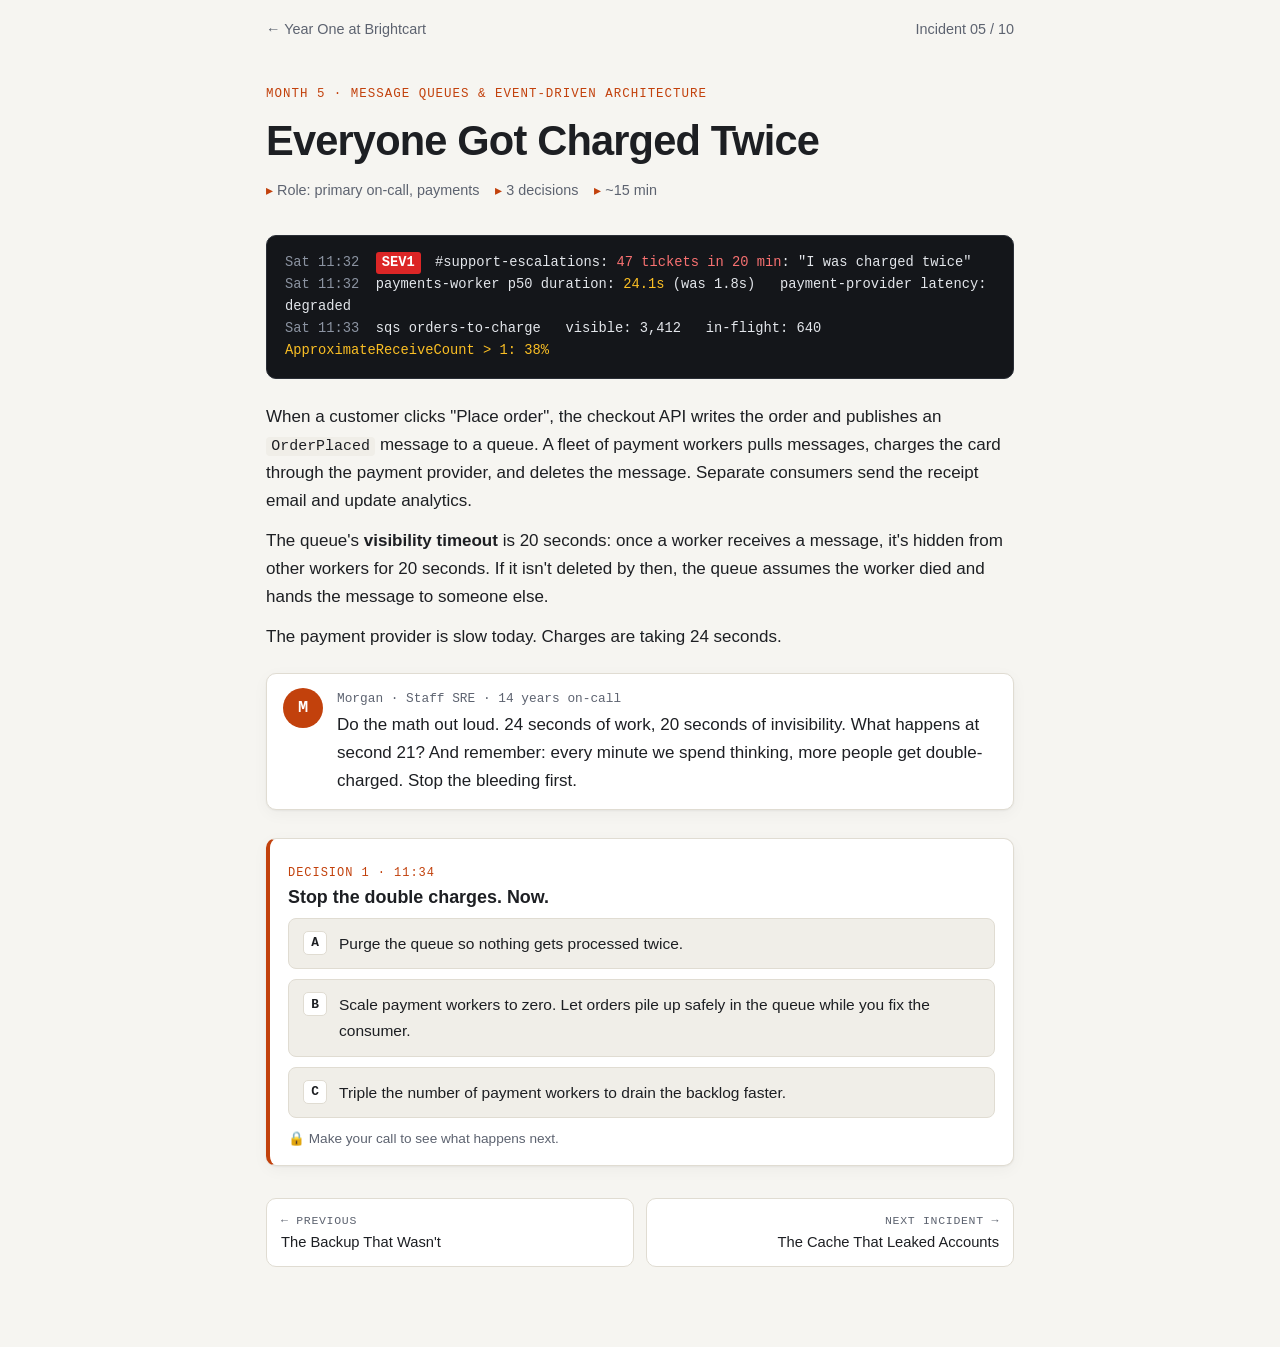
<file: modules/05-message-queues.html>
<!DOCTYPE html>
<html lang="en">
<head>
    <meta charset="UTF-8">
    <meta name="viewport" content="width=device-width, initial-scale=1.0">
    <title>05 · Everyone Got Charged Twice — Message Queues</title>
    <meta name="description" content="Incident 05: a queue redelivers payment jobs and customers get double-charged. Learn delivery guarantees, visibility timeouts, idempotency, dead-letter queues, the outbox pattern and queues vs logs.">
    <link rel="stylesheet" href="../styles.css">
    <script>document.documentElement.classList.add('js')</script>
    <script defer src="../assets/engine.js"></script>
</head>
<body data-module="05">
<div class="wrap">

    <nav class="topbar"><a href="../index.html">← Year One at Brightcart</a><span>Incident 05 / 10</span></nav>

    <header class="mod-header">
        <p class="kicker">Month 5 · Message Queues & Event-Driven Architecture</p>
        <h1>Everyone Got Charged Twice</h1>
        <ul class="meta">
            <li>Role: primary on-call, payments</li>
            <li>3 decisions</li>
            <li>~15 min</li>
        </ul>
    </header>

    <div class="pager">
<div class="line"><span class="ts">Sat 11:32</span>  <span class="sev">SEV1</span> #support-escalations: <span class="err">47 tickets in 20 min</span>: "I was charged twice"</div>
<div class="line"><span class="ts">Sat 11:32</span>  payments-worker p50 duration: <span class="warn">24.1s</span> (was 1.8s)   payment-provider latency: degraded</div>
<div class="line"><span class="ts">Sat 11:33</span>  sqs orders-to-charge   visible: 3,412   in-flight: 640   <span class="warn">ApproximateReceiveCount &gt; 1: 38%</span></div>
    </div>

    <p>When a customer clicks "Place order", the checkout API writes the order and publishes an <code>OrderPlaced</code> message to a queue. A fleet of payment workers pulls messages, charges the card through the payment provider, and deletes the message. Separate consumers send the receipt email and update analytics.</p>
    <p>The queue's <strong>visibility timeout</strong> is 20 seconds: once a worker receives a message, it's hidden from other workers for 20 seconds. If it isn't deleted by then, the queue assumes the worker died and hands the message to someone else.</p>
    <p>The payment provider is slow today. Charges are taking 24 seconds.</p>

    <aside class="mentor">
        <div class="avatar">M</div>
        <div>
            <p class="who">Morgan · Staff SRE · 14 years on-call</p>
            <p>Do the math out loud. 24 seconds of work, 20 seconds of invisibility. What happens at second 21? And remember: every minute we spend thinking, more people get double-charged. Stop the bleeding first.</p>
        </div>
    </aside>

    <div class="decision" data-id="d1">
        <span class="label">Decision 1 · 11:34</span>
        <h3>Stop the double charges. Now.</h3>
        <div class="choice" data-verdict="bad">
            <button type="button">Purge the queue so nothing gets processed twice.</button>
            <div class="outcome" hidden>
                <p>The duplicates stop, and so do 3,412 legitimate orders. Those customers see "Order placed" but are never charged, the warehouse never ships, and reconstructing them from database records takes the team all weekend. Never destroy a queue's contents to fix a consumer problem.</p>
            </div>
        </div>
        <div class="choice" data-verdict="bad">
            <button type="button">Triple the number of payment workers to drain the backlog faster.</button>
            <div class="outcome" hidden>
                <p>More workers means more messages in flight past their timeout, so <em>more</em> duplicate charges, and you're hammering an already-degraded payment provider, which slows it down further. Adding consumers doesn't help when the bottleneck is downstream.</p>
            </div>
        </div>
        <div class="choice" data-verdict="good">
            <button type="button">Scale payment workers to zero. Let orders pile up safely in the queue while you fix the consumer.</button>
            <div class="outcome" hidden>
                <p>This is the superpower of a queue: <strong>decoupling</strong>. Checkout keeps accepting orders, the queue durably buffers them, and nobody gets charged at all until you're ready. Customers see "Order placed" and the charge happens 30 minutes later. Nobody notices. The bleeding stops at 11:35.</p>
            </div>
        </div>
    </div>

    <div class="gated" data-after="d1">
        <p>Bleeding stopped. Now the real fix. The obvious bug is the 20-second timeout versus 24-second work. But Morgan asks a harder question: "Suppose the worker charges the card successfully, then crashes before it deletes the message. What happens?"</p>

        <div class="decision" data-id="d2">
            <span class="label">Decision 2 · 11:50</span>
            <h3>What's the real fix?</h3>
            <div class="choice" data-verdict="ok">
                <button type="button">Raise the visibility timeout to 5 minutes, well above the worst-case processing time.</button>
                <div class="outcome" hidden>
                    <p>Necessary, but not enough. A worker can still crash, be OOM-killed or be redeployed <em>after</em> charging and <em>before</em> deleting the message, and the queue will redeliver it. With standard queues, duplicates are part of the contract. You've made them rarer, not impossible.</p>
                </div>
            </div>
            <div class="choice" data-verdict="good">
                <button type="button">Make the consumer idempotent: send the payment provider an idempotency key derived from the order ID, record processed orders, and also raise the timeout.</button>
                <div class="outcome" hidden>
                    <p>Now redelivery is harmless. If the same <code>order_id</code> arrives twice, the provider recognizes the idempotency key and returns the original charge instead of creating a new one. "Exactly-once" in practice means <strong>at-least-once delivery + idempotent processing</strong>. Raising the timeout as well cuts down on wasted work.</p>
                </div>
            </div>
            <div class="choice" data-verdict="ok">
                <button type="button">Switch to a broker that offers "exactly-once delivery".</button>
                <div class="outcome" hidden>
                    <p>Read the fine print. Exactly-once features (Kafka transactions, SQS FIFO deduplication windows) cover the broker's own bookkeeping: deduplicating sends within a window, or atomically consuming and producing within Kafka. None of them can make an <em>external</em> side effect like charging a card happen exactly once. Your consumer still needs to be idempotent.</p>
                </div>
            </div>
        </div>
    </div>

    <div class="gated" data-after="d2">
        <p>Workers are back on and the backlog drains. Then, at 12:40:</p>
        <div class="pager">
<div class="line"><span class="ts">12:40</span>  payments-worker: <span class="err">TypeError: Cannot read properties of null (reading 'currency')</span>   msg 7f3a…</div>
<div class="line"><span class="ts">12:40</span>  payments-worker: <span class="err">TypeError: Cannot read properties of null (reading 'currency')</span>   msg 7f3a…</div>
<div class="line"><span class="ts">12:41</span>  payments-worker: <span class="err">TypeError: …</span>   msg 7f3a…   (receive count: 41)</div>
        </div>
        <p>A malformed order from a buggy partner integration crashes every worker that picks it up. Then it becomes visible again, gets picked up, and crashes another worker. It's a <strong>poison message</strong>.</p>

        <div class="decision" data-id="d3">
            <span class="label">Decision 3 · 12:42</span>
            <h3>How should the system handle messages that can never succeed?</h3>
            <div class="choice" data-verdict="bad">
                <button type="button">Wrap the handler in try/catch and delete the message on any error.</button>
                <div class="outcome" hidden>
                    <p>The worker stops crashing. Two weeks later, a payment-provider outage makes every charge throw for 10 minutes, and your handler <strong>deletes 2,800 legitimate orders</strong>. Silent data loss is the worst failure mode there is: nothing pages you until customers ask where their stuff is.</p>
                </div>
            </div>
            <div class="choice" data-verdict="good">
                <button type="button">After N failed attempts (say 5, with backoff), move the message to a dead-letter queue, page someone, and keep processing everything else.</button>
                <div class="outcome" hidden>
                    <p>The poison message gets parked instead of looping or vanishing. A human (or a replay tool) inspects the dead-letter queue, fixes the data, and redrives it. Retries with backoff handle <em>transient</em> errors, and the dead-letter queue catches <em>permanent</em> ones. Always alert on DLQ depth above zero.</p>
                </div>
            </div>
            <div class="choice" data-verdict="bad">
                <button type="button">Keep retrying forever with exponential backoff. It'll succeed eventually.</button>
                <div class="outcome" hidden>
                    <p>It never will: the data is malformed. Meanwhile it consumes worker time forever, and if this were a FIFO queue or a Kafka partition it would <strong>block everything behind it</strong>. Ordered streams stall completely on one bad message.</p>
                </div>
            </div>
        </div>
    </div>

    <div class="gated" data-after="d3">

        <p class="section-tag">Debrief</p>
        <h2>What you just learned</h2>

        <div class="card">
            <h3>Why queues exist</h3>
            <ul>
                <li><strong>Decoupling:</strong> checkout doesn't know or care that payments is down. <em>(Decision 1.)</em></li>
                <li><strong>Load leveling:</strong> a 10x burst becomes a backlog that drains at a steady rate, not a 10x load on downstream services.</li>
                <li><strong>Asynchronous work:</strong> return "Order placed" in 80ms and charge the card in the background.</li>
                <li><strong>Fan-out:</strong> one event, many independent consumers (payments, email, analytics).</li>
            </ul>
        </div>

        <div class="card">
            <h3>Delivery guarantees, honestly</h3>
            <div class="table-wrap"><table>
                <tr><th>Guarantee</th><th>How</th><th>Risk</th><th>Use for</th></tr>
                <tr><td>At-most-once</td><td>Ack before processing</td><td>Lost messages</td><td>Metrics, logs you can afford to drop</td></tr>
                <tr><td>At-least-once</td><td>Ack after processing</td><td>Duplicates</td><td>The default for almost everything</td></tr>
                <tr><td>"Exactly-once"</td><td>At-least-once + <strong>idempotent consumer</strong></td><td>You have to build it</td><td>Money, inventory, anything with side effects</td></tr>
            </table></div>
        </div>

        <div class="card">
            <h3>Queue vs. log</h3>
            <div class="table-wrap"><table>
                <tr><th></th><th>Queue (SQS, RabbitMQ)</th><th>Log (Kafka, Kinesis, Pulsar)</th></tr>
                <tr><td>Model</td><td>Message consumed once, then deleted</td><td>Append-only. Consumers track their own offset</td></tr>
                <tr><td>Fan-out</td><td>Through pub/sub topics fanned into queues</td><td>Native: any number of consumer groups</td></tr>
                <tr><td>Replay</td><td>No (once it's deleted, it's gone)</td><td>Yes. Rewind the offset and reprocess</td></tr>
                <tr><td>Ordering</td><td>Best-effort, or FIFO per group</td><td>Strict per partition</td></tr>
                <tr><td>Best for</td><td>Task and job distribution</td><td>Event streams, event sourcing, data pipelines</td></tr>
            </table></div>
        </div>

        <div class="card">
            <h3>The dual-write trap and the outbox pattern</h3>
            <p>Checkout does two things: <code>INSERT order</code> into the database and <code>publish OrderPlaced</code> to the queue. If the process crashes between them, you get an order that's never charged, or a charge for an order that doesn't exist. The fix is the <strong>transactional outbox</strong>: write the order <em>and</em> an outbox row in the same database transaction, and have a separate relay publish outbox rows to the queue (at-least-once, which your idempotent consumer is ready for).</p>
        </div>

        <p class="section-tag">It happened for real</p>
        <h2>Real-world stories</h2>

        <article class="postmortem">
            <div class="pm-head"><span>Slack · Job queue outage</span><span class="dur">~2016 · write-up published Dec 2017</span></div>
            <div class="pm-body">
                <p>Slack's job queue was Redis-backed. When database contention slowed job execution, jobs piled up until Redis hit its memory limit. With no free memory, Slack <strong>could no longer enqueue new jobs</strong>, so every operation that depended on the queue failed. Worse, dequeuing also needed a little free memory, so the queue stayed locked up even after the database recovered, and needed extensive manual intervention. Slack put Kafka in front of Redis as a durable, disk-backed buffer.</p>
                <p class="lesson"><strong>Lesson:</strong> a queue's job is to absorb backlog. If the backlog can exhaust the queue itself, your shock absorber becomes the point of failure. Know your queue's capacity limits and alert on depth.</p>
                <p class="source">Source: <a href="https://slack.engineering/scaling-slacks-job-queue/">Slack Engineering: Scaling Slack's Job Queue</a></p>
            </div>
        </article>

        <article class="postmortem">
            <div class="pm-head"><span>Stripe · Idempotency keys</span><span class="dur">Engineering practice · 2017</span></div>
            <div class="pm-body">
                <p>Stripe's API lets clients send an <code>Idempotency-Key</code> header with any write. The server stores the key with the result, so a retried request (after a timeout, a crash or a dropped connection) returns the original result instead of charging twice. Stripe's engineering blog explains why this is the only safe way to retry payments over an unreliable network.</p>
                <p class="lesson"><strong>Lesson:</strong> on a network, you can't tell "failed" from "succeeded but the reply was lost." Idempotency makes that question irrelevant. You'll design these yourself in Incident 07.</p>
                <p class="source">Source: <a href="https://stripe.com/blog/idempotency">Stripe: Designing robust and predictable APIs with idempotency</a></p>
            </div>
        </article>

        <p class="section-tag">Field notes</p>
        <h2>Morgan's rules of thumb</h2>
        <ol class="rules">
            <li>Assume every message arrives at least twice. Design every consumer to be idempotent.</li>
            <li>Visibility timeout must exceed worst-case processing time, with margin.</li>
            <li>Every queue gets a dead-letter queue. Every DLQ gets an alert.</li>
            <li>Never purge a queue to fix a consumer. Pause the consumer instead.</li>
            <li>Writing to the database and a queue is a dual write. Use an outbox.</li>
        </ol>

        <p class="section-tag">Your turn</p>
        <h2>Design challenge</h2>
        <div class="card">
            <p><strong>Brightcart's order pipeline</strong>: once an order is placed, it must be charged, then inventory reserved, then a shipping label created, then the customer emailed. Any step can fail. If the charge succeeds but inventory is gone, the customer must be refunded.</p>
            <p>Design it with queues or events. How do you handle a failure in step 3? How do you make sure the email isn't sent twice? How do you see where a given order is?</p>
        </div>
        <details>
            <summary>Hints</summary>
            <ul>
                <li>Look up the <strong>saga pattern</strong>: a sequence of local transactions, each with a <em>compensating</em> action.</li>
                <li>Choreography (services react to each other's events) vs. orchestration (one coordinator drives the steps).</li>
            </ul>
        </details>
        <details>
            <summary>What a strong answer covers</summary>
            <ul>
                <li>A saga with compensations (refund after a failed reserve), orchestrated by a state machine or workflow engine like Temporal or Step Functions.</li>
                <li>Idempotency keys at each step, and an outbox for each service's events.</li>
                <li>DLQs plus alerting, and an order-state table for visibility.</li>
                <li>Emails deduplicated by a <code>(order_id, email_type)</code> key.</li>
            </ul>
        </details>

        <p class="section-tag">Live drill</p>
        <h2>Run it again with a real Game Master</h2>
        <div class="drill">
            <pre id="drill">Act as Morgan, a Staff SRE running a live incident simulation. I'm on-call for payments at an e-commerce company that uses a message queue between checkout and payment workers. Customers are reporting double charges. Narrate with queue metrics (depth, in-flight, receive counts), worker logs and support tickets. Make me diagnose and act; play out consequences realistically. Escalate with a poison message and a dual-write bug. Cover: delivery guarantees, visibility timeouts, idempotency, DLQs, outbox pattern, queue vs log. End with a blameless postmortem and grade me.</pre>
            <button class="copy" type="button" data-copy="drill">Copy</button>
        </div>

        <div class="scoreboard">
            <h3>Incident resolved</h3>
            <p data-score></p>
            <button type="button" data-reset>Replay this incident</button>
        </div>
    </div>

    <nav class="modnav">
        <a href="04-databases.html"><small>← Previous</small>The Backup That Wasn't</a>
        <a class="next" href="06-cdn.html"><small>Next incident →</small>The Cache That Leaked Accounts</a>
    </nav>

</div>
</body>
</html>
</file>
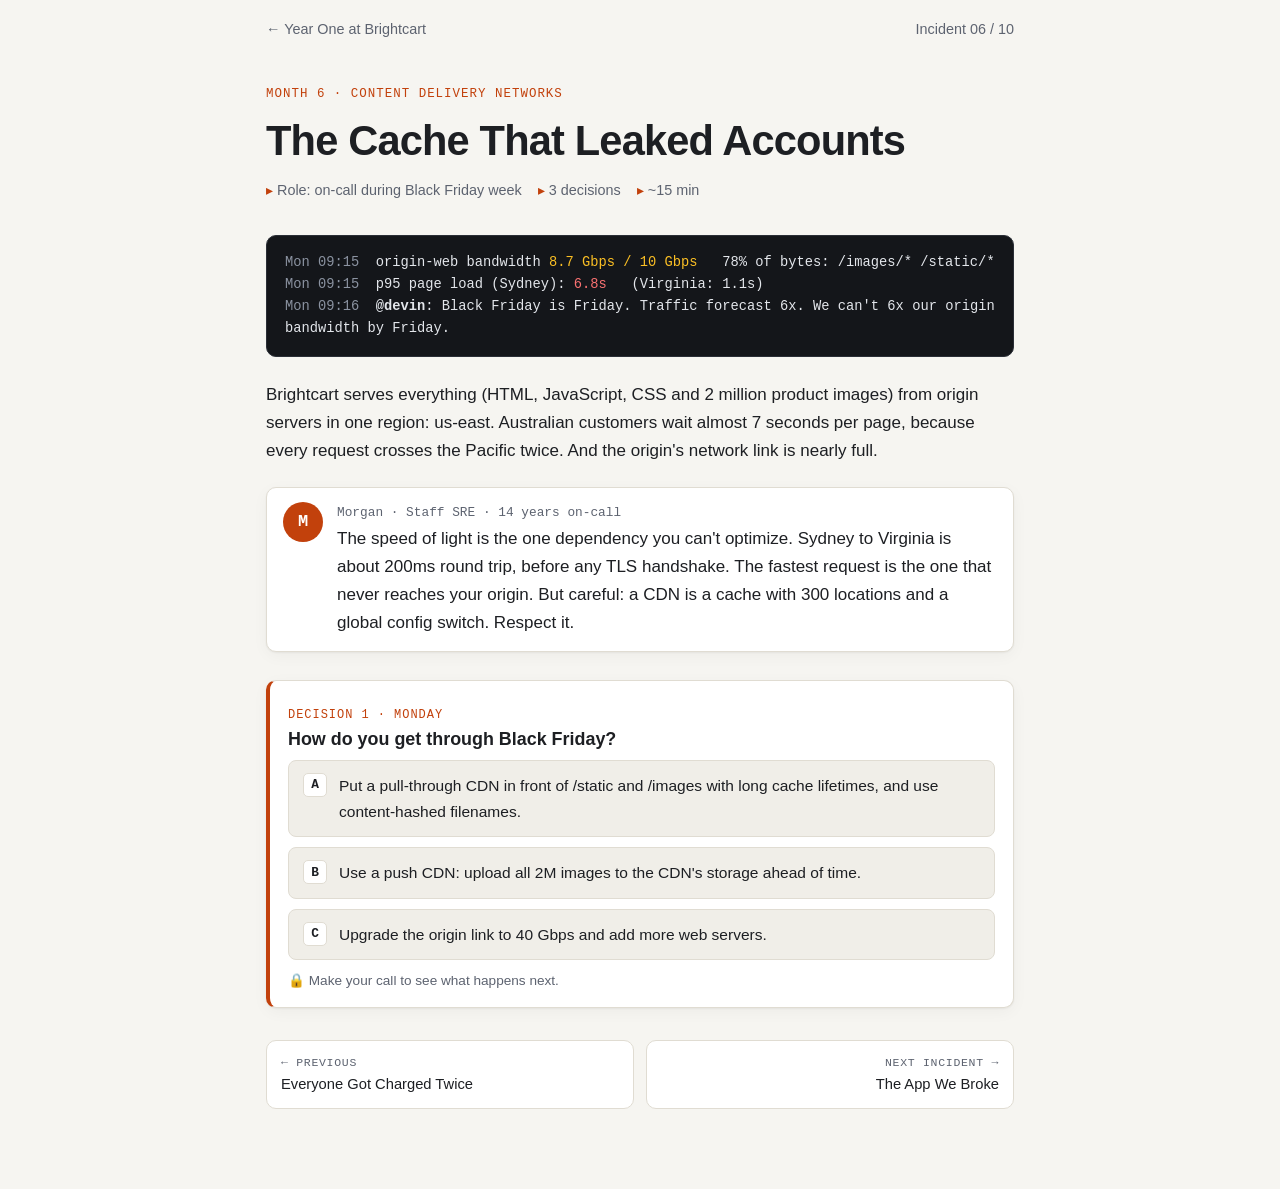
<file: modules/06-cdn.html>
<!DOCTYPE html>
<html lang="en">
<head>
    <meta charset="UTF-8">
    <meta name="viewport" content="width=device-width, initial-scale=1.0">
    <title>06 · The Cache That Leaked Accounts — CDN</title>
    <meta name="description" content="Incident 06: Black Friday, an overloaded origin, a stale deploy, and a CDN config that shows users each other's accounts. Learn pull vs push, Cache-Control, cache keys, invalidation and global blast radius.">
    <link rel="stylesheet" href="../styles.css">
    <script>document.documentElement.classList.add('js')</script>
    <script defer src="../assets/engine.js"></script>
</head>
<body data-module="06">
<div class="wrap">

    <nav class="topbar"><a href="../index.html">← Year One at Brightcart</a><span>Incident 06 / 10</span></nav>

    <header class="mod-header">
        <p class="kicker">Month 6 · Content Delivery Networks</p>
        <h1>The Cache That Leaked Accounts</h1>
        <ul class="meta">
            <li>Role: on-call during Black Friday week</li>
            <li>3 decisions</li>
            <li>~15 min</li>
        </ul>
    </header>

    <div class="pager">
<div class="line"><span class="ts">Mon 09:15</span>  origin-web bandwidth <span class="warn">8.7 Gbps / 10 Gbps</span>   78% of bytes: /images/* /static/*</div>
<div class="line"><span class="ts">Mon 09:15</span>  p95 page load (Sydney): <span class="err">6.8s</span>   (Virginia: 1.1s)</div>
<div class="line"><span class="ts">Mon 09:16</span>  <b>@devin</b>: Black Friday is Friday. Traffic forecast 6x. We can't 6x our origin bandwidth by Friday.</div>
    </div>

    <p>Brightcart serves everything (HTML, JavaScript, CSS and 2 million product images) from origin servers in one region: us-east. Australian customers wait almost 7 seconds per page, because every request crosses the Pacific twice. And the origin's network link is nearly full.</p>

    <aside class="mentor">
        <div class="avatar">M</div>
        <div>
            <p class="who">Morgan · Staff SRE · 14 years on-call</p>
            <p>The speed of light is the one dependency you can't optimize. Sydney to Virginia is about 200ms round trip, before any TLS handshake. The fastest request is the one that never reaches your origin. But careful: a CDN is a cache with 300 locations and a global config switch. Respect it.</p>
        </div>
    </aside>

    <div class="decision" data-id="d1">
        <span class="label">Decision 1 · Monday</span>
        <h3>How do you get through Black Friday?</h3>
        <div class="choice" data-verdict="bad">
            <button type="button">Upgrade the origin link to 40 Gbps and add more web servers.</button>
            <div class="outcome" hidden>
                <p>The network upgrade has a 3-week lead time. Even if it arrived, Sydney would still take 6.8 seconds: bandwidth doesn't fix latency. And you're paying to serve the same unchanging JPEG 40 million times from one building.</p>
            </div>
        </div>
        <div class="choice" data-verdict="good">
            <button type="button">Put a pull-through CDN in front of /static and /images with long cache lifetimes, and use content-hashed filenames.</button>
            <div class="outcome" hidden>
                <p>On the first request for <code>/images/sku-1182.jpg</code>, the Sydney edge fetches it from origin once, then serves every Australian customer from Sydney. With <code>Cache-Control: public, max-age=31536000, immutable</code> and filenames that change when the content changes, the cache hit ratio reaches 96%. Origin bandwidth drops to 1.2 Gbps and Sydney loads pages in 1.9 seconds.</p>
            </div>
        </div>
        <div class="choice" data-verdict="ok">
            <button type="button">Use a push CDN: upload all 2M images to the CDN's storage ahead of time.</button>
            <div class="outcome" hidden>
                <p>It works. But now every new product image needs an upload pipeline, deletes need syncing, and you're storing (and paying for) 2 million images in every region, including long-tail ones nobody views. Push suits large, rarely changing files like video or installers. For a catalog, pull is simpler.</p>
            </div>
        </div>
    </div>

    <div class="gated" data-after="d1">
        <p>Wednesday. The frontend team deploys a new checkout page. Within minutes:</p>
        <div class="pager">
<div class="line"><span class="ts">Wed 14:02</span>  js errors/min <span class="err">4,120</span>   "TypeError: initCheckoutV2 is not a function"</div>
<div class="line"><span class="ts">Wed 14:02</span>  checkout conversion <span class="err">−38%</span></div>
        </div>
        <p>The new HTML calls <code>initCheckoutV2()</code>, but the CDN is serving the <em>old</em> <code>/static/app.js</code> from cache. It was uploaded under the same filename with a 24-hour max-age.</p>

        <div class="decision" data-id="d2">
            <span class="label">Decision 2 · 14:04</span>
            <h3>Fix it now, and make sure it never happens again.</h3>
            <div class="choice" data-verdict="ok">
                <button type="button">Purge the entire CDN cache globally.</button>
                <div class="outcome" hidden>
                    <p>It fixes the JS, and empties every edge everywhere at the same moment. Two days before Black Friday, 2 million images all miss at once and the origin link hits 10 Gbps. You just recreated the cold-cache stampede from Incident 03 on a global scale. Purge narrowly (one path) and fix the naming so you rarely need to purge at all.</p>
                </div>
            </div>
            <div class="choice" data-verdict="good">
                <button type="button">Purge just /static/app.js now. Then switch the build to content-hashed filenames (app.3f9a1c.js) cached forever, with HTML cached briefly or not at all.</button>
                <div class="outcome" hidden>
                    <p>This is the standard pattern. Content-hashed assets never change, so they can be cached forever. A new deploy produces <em>new filenames</em>, and the short-lived HTML points to them. There's never a mismatch, and you almost never need to purge. Rollback is easy too: the old files are still there.</p>
                </div>
            </div>
            <div class="choice" data-verdict="bad">
                <button type="button">Post on social media asking users to hard-refresh.</button>
                <div class="outcome" hidden>
                    <p>A hard refresh can't touch the CDN edge cache, only the browser's. Users refresh and get the same stale file from the Sydney edge. 4,000 errors a minute continue for 24 hours, and your social post goes semi-viral for the wrong reasons.</p>
                </div>
            </div>
        </div>
    </div>

    <div class="gated" data-after="d2">
        <p>Black Friday, 16:05. Origin CPU is high, so an engineer on the platform team adds a CDN rule to cache <code>/account/*</code> pages for 5 minutes, "to take load off origin." It ships globally at 16:08.</p>
        <div class="pager">
<div class="line"><span class="ts">16:19</span>  #support: "I'm logged in but the page shows someone else's name and address??"</div>
<div class="line"><span class="ts">16:20</span>  #support: "my order history has orders I never made"</div>
<div class="line"><span class="ts">16:20</span>  <span class="sev">SEV0</span> security: <span class="err">possible PII exposure</span></div>
        </div>
        <p>The CDN's cache key is the URL. <code>/account/orders</code> is the same URL for every user. The first user to load it got their page cached, and everyone after them in that region is seeing it.</p>

        <div class="decision" data-id="d3">
            <span class="label">Decision 3 · 16:21 · personal data is leaking every second</span>
            <h3>What do you do first?</h3>
            <div class="choice" data-verdict="bad">
                <button type="button">Pull the CDN logs and find out exactly how many users were affected before you change anything.</button>
                <div class="outcome" hidden>
                    <p>Scoping the damage matters, but not <em>first</em>. Every minute you spend in logs, more users' addresses and order histories are served to strangers. The investigation takes 35 minutes, and the leak runs the whole time. In a data exposure, contain first, then investigate.</p>
                </div>
            </div>
            <div class="choice" data-verdict="ok">
                <button type="button">Purge /account/* from the CDN.</button>
                <div class="outcome" hidden>
                    <p>The leaked pages disappear, and the very next request re-caches someone's account page, because the rule is still live. You're bailing water without plugging the hole. It buys about 30 seconds.</p>
                </div>
            </div>
            <div class="choice" data-verdict="good">
                <button type="button">Roll back the CDN rule, then purge /account/*. Make origin send <code>Cache-Control: private, no-store</code> on personalized responses. Bring in security and legal to scope and notify.</button>
                <div class="outcome" hidden>
                    <p>Contain (roll back the rule), clean up (purge), then defend in depth: even if someone adds a bad rule again, origin explicitly marks personalized pages as uncacheable, and you add a CDN policy to never cache responses that set cookies or depend on an <code>Authorization</code> header. Then scope the impact from logs and notify affected users. Leak window: 13 minutes.</p>
                </div>
            </div>
        </div>
    </div>

    <div class="gated" data-after="d3">

        <p class="section-tag">Debrief</p>
        <h2>What you just learned</h2>

        <div class="card">
            <h3>How a CDN works</h3>
            <ol>
                <li>The user's DNS lookup (or anycast routing) sends them to the nearest <strong>edge PoP</strong>, one of hundreds worldwide.</li>
                <li>The edge checks its cache using the <strong>cache key</strong> (by default roughly host + path + query string).</li>
                <li><strong>Hit:</strong> serve from the edge, in milliseconds. <strong>Miss:</strong> fetch from origin (often via a regional <em>origin shield</em> so 300 edges don't all hit origin), store it, serve it.</li>
                <li>Bonus: TLS terminates close to the user, and the CDN soaks up DDoS traffic before it reaches you.</li>
            </ol>
        </div>

        <div class="card">
            <h3>Pull vs. push</h3>
            <div class="table-wrap"><table>
                <tr><th></th><th>Pull zone</th><th>Push zone</th></tr>
                <tr><td>How</td><td>Edge fetches from origin on first miss</td><td>You upload content to CDN storage</td></tr>
                <tr><td>Good for</td><td>Websites, catalogs, APIs. The default</td><td>Big, rarely changing files: video, game patches, installers</td></tr>
                <tr><td>Watch out</td><td>First request per region is slow, and cold-cache stampedes</td><td>Sync pipeline, storage cost for the long tail</td></tr>
            </table></div>
        </div>

        <div class="card">
            <h3>Cache-Control cheat sheet</h3>
            <div class="table-wrap"><table>
                <tr><th>Directive</th><th>Meaning</th><th>Use for</th></tr>
                <tr><td><code>public, max-age=31536000, immutable</code></td><td>Anyone may cache it for a year, and it never changes</td><td>Content-hashed JS, CSS and images</td></tr>
                <tr><td><code>public, max-age=60, s-maxage=300</code></td><td>Browsers keep it 60s, shared caches (CDN) 300s</td><td>Public pages that change occasionally</td></tr>
                <tr><td><code>stale-while-revalidate=30</code></td><td>Serve stale while refreshing in the background</td><td>Smoothing over origin slowness</td></tr>
                <tr><td><code>private</code></td><td>Only the user's browser may cache it, not shared caches</td><td>Personalized pages</td></tr>
                <tr><td><code>no-store</code></td><td>Nobody stores it, anywhere</td><td>Account pages, PII, payment pages</td></tr>
            </table></div>
        </div>

        <div class="card">
            <h3>Invalidation strategies</h3>
            <ul>
                <li><strong>Versioned (content-hashed) URLs:</strong> the best option. Never invalidate, just change the name.</li>
                <li><strong>Targeted purge:</strong> purge by path or surrogate key/tag (e.g. every page tagged <code>product-1182</code>).</li>
                <li><strong>Short TTL + stale-while-revalidate:</strong> freshness and resilience together.</li>
                <li><strong>Global purge:</strong> a last resort. It's a self-inflicted stampede.</li>
            </ul>
        </div>

        <p class="section-tag">It happened for real</p>
        <h2>Real postmortems</h2>

        <article class="postmortem">
            <div class="pm-head"><span>Valve · Steam Store</span><span class="dur">Dec 25, 2015 · ~90 minutes</span></div>
            <div class="pm-body">
                <p>During a Christmas DDoS attack, with traffic about 2,000% above a typical Steam Sale, Valve's web-caching partner deployed more aggressive caching rules to protect the origin. One rule was misconfigured, and pages generated for one logged-in user were served to others. For about 34,000 users, store pages containing billing addresses, purchase history, partial card digits and email addresses may have been seen by other users.</p>
                <p class="lesson"><strong>Lesson:</strong> Decision 3, for real. A caching change made under pressure to protect the origin exposed personal data. Personalized responses must be uncacheable <em>by default at origin</em>, so a CDN rule can't override it by mistake.</p>
                <p class="source">Source: <a href="https://store.steampowered.com/oldnews/19852">Steam: Security Update (Valve statement)</a></p>
            </div>
        </article>

        <article class="postmortem">
            <div class="pm-head"><span>Fastly · Global outage</span><span class="dur">Jun 8, 2021 · ~49 minutes</span></div>
            <div class="pm-body">
                <p>A software deploy on May 12 introduced a latent bug that a specific, valid customer configuration could trigger. On June 8, a customer pushed exactly that configuration. It propagated globally, and <strong>85% of Fastly's network</strong> began returning errors. Major news sites, retailers and government sites went down at once. Fastly found the cause within minutes and recovered 95% of the network in 49 minutes.</p>
                <p class="lesson"><strong>Lesson:</strong> a CDN is a globally distributed system with a <em>global config plane</em>. One bad config can reach every edge in seconds.</p>
                <p class="source">Source: <a href="https://www.fastly.com/blog/summary-of-june-8-outage">Fastly: Summary of June 8 outage</a></p>
            </div>
        </article>

        <article class="postmortem">
            <div class="pm-head"><span>Cloudflare · WAF regex</span><span class="dur">Jul 2, 2019 · 27 minutes</span></div>
            <div class="pm-body">
                <p>A new WAF (web application firewall) rule contained a regular expression that backtracked catastrophically. It was deployed globally at once and drove CPUs to nearly 100% on every core handling HTTP traffic, across Cloudflare's entire network. Proxying, CDN and WAF went down for 27 minutes.</p>
                <p class="lesson"><strong>Lesson:</strong> roll out edge config the way you roll out code: canary first, then staged, with automatic rollback. A change that goes everywhere at once fails everywhere at once.</p>
                <p class="source">Source: <a href="https://blog.cloudflare.com/details-of-the-cloudflare-outage-on-july-2-2019/">Cloudflare: Details of the Cloudflare outage on July 2, 2019</a></p>
            </div>
        </article>

        <p class="section-tag">Field notes</p>
        <h2>Morgan's rules of thumb</h2>
        <ol class="rules">
            <li>Content-hash your assets and cache them forever. Keep HTML short-lived.</li>
            <li>Personalized responses get <code>private, no-store</code> at origin. Don't rely on the CDN config alone.</li>
            <li>Know your cache key. If the response varies by something that's not in the key, you will leak or corrupt.</li>
            <li>Purge narrowly. A global purge is a self-inflicted stampede.</li>
            <li>In a data leak: contain, clean up, then investigate. In that order.</li>
        </ol>

        <p class="section-tag">Your turn</p>
        <h2>Design challenge</h2>
        <div class="card">
            <p><strong>Cache the product page.</strong> Brightcart's product page HTML is 95% identical for everyone (title, photos, description, reviews) but shows a personalized header ("Hi, Ana · 3 items in cart") and region-specific prices (USD, AUD, JPY).</p>
            <p>Can you cache it at the CDN? How? What goes in the cache key? How do you update the price within 60 seconds of a change?</p>
        </div>
        <details>
            <summary>Hints</summary>
            <ul>
                <li>Split the page: cache the shared shell, fetch the personalized bits separately (client-side, or edge-side includes).</li>
                <li>Currency could go in the URL or the cache key (<code>Vary</code>-style), but never the user's identity.</li>
                <li>Surrogate keys / cache tags let you purge "every page that shows SKU 1182".</li>
            </ul>
        </details>
        <details>
            <summary>What a strong answer covers</summary>
            <ul>
                <li>A cacheable shell keyed by path + region or currency, with a short TTL plus stale-while-revalidate.</li>
                <li>The personalized header loaded via an uncacheable API call (<code>private, no-store</code>).</li>
                <li>Tag-based purge on price change, with the TTL as backstop. Possibly edge compute for the composition.</li>
                <li>An explicit check that no <code>Set-Cookie</code> is ever present on cached responses.</li>
            </ul>
        </details>

        <p class="section-tag">Live drill</p>
        <h2>Run it again with a real Game Master</h2>
        <div class="drill">
            <pre id="drill">Act as Morgan, a Staff SRE running a live incident simulation during Black Friday at an e-commerce company. Start with an overloaded origin and slow international page loads, then a stale-JavaScript deploy problem, then a CDN misconfiguration that leaks personalized pages between users. Narrate with CDN metrics (hit ratio, origin bandwidth, edge errors) and support tickets. Make me decide; play out consequences; don't reveal answers. Cover pull vs push, Cache-Control, cache keys, purging vs versioning, and staged config rollouts. End with a postmortem and grade me.</pre>
            <button class="copy" type="button" data-copy="drill">Copy</button>
        </div>

        <div class="scoreboard">
            <h3>Incident resolved</h3>
            <p data-score></p>
            <button type="button" data-reset>Replay this incident</button>
        </div>
    </div>

    <nav class="modnav">
        <a href="05-message-queues.html"><small>← Previous</small>Everyone Got Charged Twice</a>
        <a class="next" href="07-api-design.html"><small>Next incident →</small>The App We Broke</a>
    </nav>

</div>
</body>
</html>
</file>
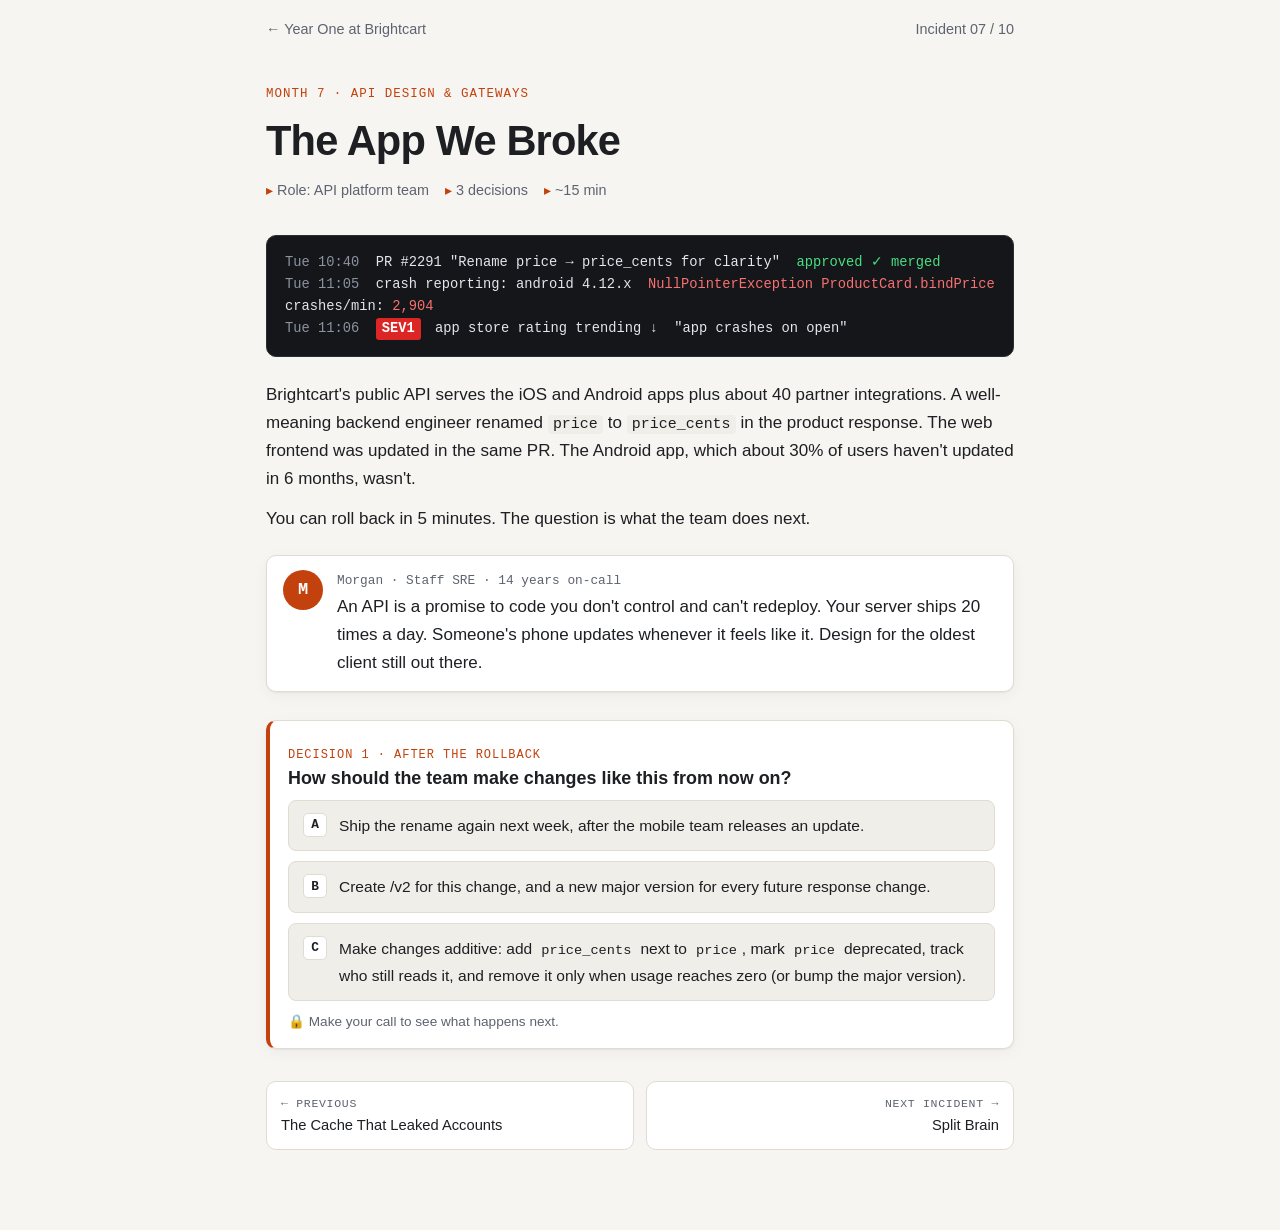
<file: modules/07-api-design.html>
<!DOCTYPE html>
<html lang="en">
<head>
    <meta charset="UTF-8">
    <meta name="viewport" content="width=device-width, initial-scale=1.0">
    <title>07 · The App We Broke — API Design & Gateways</title>
    <meta name="description" content="Incident 07: a field rename crashes the mobile app, a partner's retries create duplicate orders, and a buggy client floods the API. Learn versioning, idempotency, rate limiting, backoff with jitter, and REST vs GraphQL vs gRPC.">
    <link rel="stylesheet" href="../styles.css">
    <script>document.documentElement.classList.add('js')</script>
    <script defer src="../assets/engine.js"></script>
</head>
<body data-module="07">
<div class="wrap">

    <nav class="topbar"><a href="../index.html">← Year One at Brightcart</a><span>Incident 07 / 10</span></nav>

    <header class="mod-header">
        <p class="kicker">Month 7 · API Design & Gateways</p>
        <h1>The App We Broke</h1>
        <ul class="meta">
            <li>Role: API platform team</li>
            <li>3 decisions</li>
            <li>~15 min</li>
        </ul>
    </header>

    <div class="pager">
<div class="line"><span class="ts">Tue 10:40</span>  PR #2291 "Rename price → price_cents for clarity"  <span class="okc">approved ✓ merged</span></div>
<div class="line"><span class="ts">Tue 11:05</span>  crash reporting: android 4.12.x  <span class="err">NullPointerException ProductCard.bindPrice</span>  crashes/min: <span class="err">2,904</span></div>
<div class="line"><span class="ts">Tue 11:06</span>  <span class="sev">SEV1</span> app store rating trending ↓  "app crashes on open"</div>
    </div>

    <p>Brightcart's public API serves the iOS and Android apps plus about 40 partner integrations. A well-meaning backend engineer renamed <code>price</code> to <code>price_cents</code> in the product response. The web frontend was updated in the same PR. The Android app, which about 30% of users haven't updated in 6 months, wasn't.</p>
    <p>You can roll back in 5 minutes. The question is what the team does next.</p>

    <aside class="mentor">
        <div class="avatar">M</div>
        <div>
            <p class="who">Morgan · Staff SRE · 14 years on-call</p>
            <p>An API is a promise to code you don't control and can't redeploy. Your server ships 20 times a day. Someone's phone updates whenever it feels like it. Design for the oldest client still out there.</p>
        </div>
    </aside>

    <div class="decision" data-id="d1">
        <span class="label">Decision 1 · After the rollback</span>
        <h3>How should the team make changes like this from now on?</h3>
        <div class="choice" data-verdict="bad">
            <button type="button">Ship the rename again next week, after the mobile team releases an update.</button>
            <div class="outcome" hidden>
                <p>The mobile team releases 4.13, and 30% of users still don't update for months. Next Tuesday, the same crash returns. You can't force-upgrade a phone. Breaking changes have to be opt-in.</p>
            </div>
        </div>
        <div class="choice" data-verdict="ok">
            <button type="button">Create /v2 for this change, and a new major version for every future response change.</button>
            <div class="outcome" hidden>
                <p>Safe, but a year later you're maintaining /v2 through /v9, each with slightly different handlers, test suites and bugs. Versioning is for breaking changes you truly can't avoid. Most changes can be <em>additive</em>.</p>
            </div>
        </div>
        <div class="choice" data-verdict="good">
            <button type="button">Make changes additive: add <code>price_cents</code> next to <code>price</code>, mark <code>price</code> deprecated, track who still reads it, and remove it only when usage reaches zero (or bump the major version).</button>
            <div class="outcome" hidden>
                <p>Old clients keep working, and new clients get the better field. A <code>Deprecation</code> or <code>Sunset</code> header plus usage metrics tell you when removal is safe. Add CI <strong>contract tests</strong> that fail a PR if it removes or renames a field in the public schema, and this class of incident is gone.</p>
            </div>
        </div>
    </div>

    <div class="gated" data-after="d1">
        <p>Month 7, week 3. A large partner, MegaMart, reports something strange: their system shows 1 order, but Brightcart shipped 3 identical ones.</p>
        <div class="pager">
<div class="line"><span class="ts">14:02:11.004</span>  POST /orders  partner=megamart  → <span class="okc">201</span> in 11.2s  (order 88121)</div>
<div class="line"><span class="ts">14:02:21.010</span>  POST /orders  partner=megamart  → <span class="okc">201</span> in 9.8s   (order 88134)   <span class="warn">client timeout=10s, retry 1</span></div>
<div class="line"><span class="ts">14:02:31.020</span>  POST /orders  partner=megamart  → <span class="okc">201</span> in 4.1s   (order 88140)   <span class="warn">retry 2</span></div>
        </div>
        <p>MegaMart's client times out after 10 seconds and retries. But Brightcart's server didn't fail. It was just slow, and completed every attempt.</p>

        <div class="decision" data-id="d2">
            <span class="label">Decision 2 · Partner escalation</span>
            <h3>How do you prevent duplicate orders from retries?</h3>
            <div class="choice" data-verdict="bad">
                <button type="button">Ask partners not to retry POST requests.</button>
                <div class="outcome" hidden>
                    <p>Now when a request genuinely fails (network blip, deploy, load balancer reset), partners just… lose the order. Over an unreliable network, the client can't tell "failed" from "succeeded but the response got lost." Banning retries trades duplicates for lost orders.</p>
                </div>
            </div>
            <div class="choice" data-verdict="good">
                <button type="button">Support an <code>Idempotency-Key</code> header: the client sends a unique key per logical order, and the server stores the key with the response and returns the stored response on any repeat.</button>
                <div class="outcome" hidden>
                    <p>Retries become safe: the second and third POSTs with the same key return order 88121 instead of creating new ones. Details that matter: scope keys per API client, keep them for 24 hours or more, store the key in the <em>same transaction</em> as the order, and return 409 if a request with the same key is still being processed. This is exactly how Stripe's API works.</p>
                </div>
            </div>
            <div class="choice" data-verdict="ok">
                <button type="button">Change the endpoint to <code>PUT /orders/{id}</code>, with the client generating the order ID.</button>
                <div class="outcome" hidden>
                    <p>Technically sound: PUT to a client-chosen ID is naturally idempotent. But it's a breaking contract change for 40 partners (see Decision 1), and client-generated IDs need validation against collisions and abuse. A good design for a <em>new</em> API, but a heavy migration for an existing one.</p>
                </div>
            </div>
        </div>
    </div>

    <div class="gated" data-after="d2">
        <p>Month 7, Friday 17:50. Another partner deploys a bug: their sync job calls <code>GET /products</code> in a tight loop.</p>
        <div class="pager">
<div class="line"><span class="ts">17:52</span>  api-gateway rps: <span class="err">31,000</span> (normal 6,000)   <span class="err">83% from key pk_live_quickship</span></div>
<div class="line"><span class="ts">17:53</span>  products-db cpu <span class="err">96%</span>   mobile app p99 <span class="err">8.1s</span></div>
        </div>
        <p>One partner's bug is degrading the API for every customer.</p>

        <div class="decision" data-id="d3">
            <span class="label">Decision 3 · 17:54</span>
            <h3>How do you protect everyone else?</h3>
            <div class="choice" data-verdict="bad">
                <button type="button">Autoscale the API servers and the database to absorb it.</button>
                <div class="outcome" hidden>
                    <p>You're paying to serve a bug. The database can't autoscale in minutes anyway, and the partner's loop gets faster as your responses get faster. By Monday you have an expensive bill and an unhappy DBA.</p>
                </div>
            </div>
            <div class="choice" data-verdict="good">
                <button type="button">Enforce per-API-key rate limits at the gateway (token bucket). Return <code>429</code> with <code>Retry-After</code>, and require clients to back off exponentially with jitter.</button>
                <div class="outcome" hidden>
                    <p>QuickShip gets its fair share (say 200 req/s with bursts up to 400) and a clear 429. Everyone else is unaffected within a minute. Per-key limits make one tenant's bug that tenant's problem, the core idea of <strong>multi-tenant isolation</strong>. You also email QuickShip, which is the human half of the fix.</p>
                </div>
            </div>
            <div class="choice" data-verdict="ok">
                <button type="button">Block QuickShip's IP addresses at the firewall.</button>
                <div class="outcome" hidden>
                    <p>It stops the flood, and also their legitimate order traffic, so you've taken a partner fully offline on a Friday evening. Their IPs are cloud NAT addresses shared with another partner, so that partner goes down too. A blunt tool that works, with collateral damage.</p>
                </div>
            </div>
        </div>
    </div>

    <div class="gated" data-after="d3">

        <p class="section-tag">Debrief</p>
        <h2>What you just learned</h2>

        <div class="card">
            <h3>REST vs. GraphQL vs. gRPC: when to use each</h3>
            <div class="table-wrap"><table>
                <tr><th></th><th>REST</th><th>GraphQL</th><th>gRPC</th></tr>
                <tr><td>Shape</td><td>Resources + HTTP verbs</td><td>One endpoint; client specifies the fields</td><td>Typed RPC methods (Protocol Buffers over HTTP/2)</td></tr>
                <tr><td>Strength</td><td>Universal, cacheable, easy to debug</td><td>No over- or under-fetching, one round trip for complex screens</td><td>Fast, strongly typed, streaming, code generation</td></tr>
                <tr><td>Weakness</td><td>Chatty for complex UIs</td><td>Hard to cache and rate-limit (cost per query varies), N+1 risk</td><td>Not browser-native, harder to inspect</td></tr>
                <tr><td>Brightcart use</td><td>Public partner API</td><td>Mobile app backend-for-frontend</td><td>Service-to-service internally</td></tr>
            </table></div>
        </div>

        <div class="card">
            <h3>Designing for evolution</h3>
            <ul>
                <li><strong>Additive changes are free:</strong> new fields, new endpoints, new optional parameters. Clients must ignore unknown fields.</li>
                <li><strong>Breaking changes:</strong> removing or renaming fields, changing types or meanings, making something required. These need a new version and a deprecation window.</li>
                <li><strong>Versioning schemes:</strong> in the URL (<code>/v2/</code>, simple and visible), a header, or date-based (Stripe pins each account to an API version date).</li>
                <li><strong>Pagination:</strong> prefer <em>cursor</em>-based (<code>?after=abc123</code>) over offset. Offsets get slow on big tables and skip or repeat items when rows are inserted.</li>
            </ul>
        </div>

        <div class="card">
            <h3>Idempotency by HTTP method</h3>
            <div class="table-wrap"><table>
                <tr><th>Method</th><th>Idempotent?</th><th>Safe to retry?</th></tr>
                <tr><td>GET, HEAD</td><td>Yes (and side-effect free)</td><td>Yes</td></tr>
                <tr><td>PUT, DELETE</td><td>Yes, by spec</td><td>Yes</td></tr>
                <tr><td>POST, PATCH</td><td>No</td><td>Only with an <code>Idempotency-Key</code></td></tr>
            </table></div>
        </div>

        <div class="card">
            <h3>The API gateway's job</h3>
            <p>A single entry point that handles cross-cutting concerns so each service doesn't have to: <strong>authentication</strong> (API keys, OAuth/JWT), <strong>rate limiting and quotas</strong> per client, <strong>routing</strong> to services, <strong>request and response transformation</strong>, caching, TLS termination, and metrics per client. Rate-limiting algorithms: <em>token bucket</em> (allows bursts, the common choice), <em>leaky bucket</em> (smooth output), <em>fixed or sliding window</em> counters.</p>
        </div>

        <div class="card">
            <h3>Retries: helpful or harmful?</h3>
            <p>Naive retries <strong>multiply</strong> load exactly when a system is struggling. If 3 layers each retry 3 times, one user request becomes up to 27 backend calls. The rules: retry only idempotent operations, use <strong>exponential backoff with jitter</strong> (random spread so clients don't retry in sync), cap total attempts, use a retry budget (e.g. retries at most 10% of traffic), and honor <code>Retry-After</code>.</p>
        </div>

        <p class="section-tag">It happened for real</p>
        <h2>Real postmortems</h2>

        <article class="postmortem">
            <div class="pm-head"><span>AWS · us-east-1 internal network</span><span class="dur">Dec 7, 2021 · ~7 hours</span></div>
            <div class="pm-body">
                <p>An automated activity to scale an internal AWS service triggered unexpected behavior in a large number of clients on the internal network, a surge of connection activity that overwhelmed the networking devices between two networks. The resulting latency and errors caused <strong>even more connection attempts and retries</strong>, which kept the devices congested. The congestion also took out the internal monitoring that engineers needed to diagnose the problem.</p>
                <p class="lesson"><strong>Lesson:</strong> retries are load. Under stress, clients that retry without backoff, jitter and a budget turn a blip into a sustained outage.</p>
                <p class="source">Source: <a href="https://aws.amazon.com/message/12721/">AWS: Summary of the AWS Service Event in the Northern Virginia (US-EAST-1) Region</a></p>
            </div>
        </article>

        <article class="postmortem">
            <div class="pm-head"><span>AWS Architecture Blog · Exponential Backoff and Jitter</span><span class="dur">2015</span></div>
            <div class="pm-body">
                <p>Marc Brooker simulated clients competing for a contended resource and showed that exponential backoff <em>alone</em> still produces synchronized waves of retries. Adding randomness ("full jitter": sleep a random time between 0 and the backoff cap) dramatically reduced both total work and completion time.</p>
                <p class="lesson"><strong>Lesson:</strong> <code>sleep = random(0, min(cap, base × 2^attempt))</code>. Memorize it, and put it in every client SDK you ship.</p>
                <p class="source">Source: <a href="https://aws.amazon.com/blogs/architecture/exponential-backoff-and-jitter/">AWS Architecture Blog: Exponential Backoff And Jitter</a></p>
            </div>
        </article>

        <article class="postmortem">
            <div class="pm-head"><span>Stripe · Idempotency keys in practice</span><span class="dur">2017</span></div>
            <div class="pm-body">
                <p>Stripe's API accepts an <code>Idempotency-Key</code> on every POST and stores the result, so clients can retry safely after any network failure. Their write-up covers the design, including why the client generates the key and how to combine it with backoff.</p>
                <p class="source">Source: <a href="https://stripe.com/blog/idempotency">Stripe: Designing robust and predictable APIs with idempotency</a></p>
            </div>
        </article>

        <p class="section-tag">Field notes</p>
        <h2>Morgan's rules of thumb</h2>
        <ol class="rules">
            <li>Never remove or rename a public field. Add, deprecate, measure, then remove.</li>
            <li>Every POST that creates something takes an idempotency key.</li>
            <li>Rate-limit per client, not globally. One tenant's bug shouldn't be everyone's outage.</li>
            <li>Retries need backoff, jitter and a budget, or they become a DDoS on yourself.</li>
            <li>Use cursor pagination. Offset pagination is a slow query waiting to happen.</li>
        </ol>

        <p class="section-tag">Your turn</p>
        <h2>Design challenge</h2>
        <div class="card">
            <p><strong>Design Brightcart's public Orders API v1</strong> for partners: create an order, get an order, list a partner's orders (millions of them), cancel an order, and get notified when an order ships.</p>
            <p>Define the endpoints, the idempotency approach, pagination, error format, rate limits, and how partners learn about shipping without polling.</p>
        </div>
        <details>
            <summary>Hints</summary>
            <ul>
                <li>"Cancel" is a state transition. Should it be <code>DELETE</code> or <code>POST /orders/{id}/cancel</code>?</li>
                <li>Webhooks also need retries, signatures and idempotency on the <em>receiving</em> side.</li>
            </ul>
        </details>
        <details>
            <summary>What a strong answer covers</summary>
            <ul>
                <li><code>POST /v1/orders</code> with an Idempotency-Key, <code>GET /v1/orders/{id}</code>, <code>GET /v1/orders?after=cursor&amp;limit=100</code>, and <code>POST /v1/orders/{id}/cancel</code> (idempotent).</li>
                <li>A consistent error format with a machine-readable code, and 429s with Retry-After.</li>
                <li>Signed webhooks with event IDs (so receivers can deduplicate), retries with backoff, and an events list endpoint to catch up.</li>
                <li>A versioning and deprecation policy published from day one.</li>
            </ul>
        </details>

        <p class="section-tag">Live drill</p>
        <h2>Run it again with a real Game Master</h2>
        <div class="drill">
            <pre id="drill">Act as Morgan, a Staff engineer running a live simulation. I'm on the API platform team at an e-commerce company with a public partner API and mobile apps. Throw a sequence of realistic problems at me: a breaking change that crashes old app versions, duplicate orders from client retries, and a buggy partner flooding the API. Narrate with logs and metrics, make me decide, and play out consequences. Then have me review a proposed API design and push back on my choices. Cover versioning, idempotency, pagination, rate limiting, backoff with jitter, REST vs GraphQL vs gRPC. End with a debrief and grade me.</pre>
            <button class="copy" type="button" data-copy="drill">Copy</button>
        </div>

        <div class="scoreboard">
            <h3>Incident resolved</h3>
            <p data-score></p>
            <button type="button" data-reset>Replay this incident</button>
        </div>
    </div>

    <nav class="modnav">
        <a href="06-cdn.html"><small>← Previous</small>The Cache That Leaked Accounts</a>
        <a class="next" href="08-consistency-models.html"><small>Next incident →</small>Split Brain</a>
    </nav>

</div>
</body>
</html>
</file>
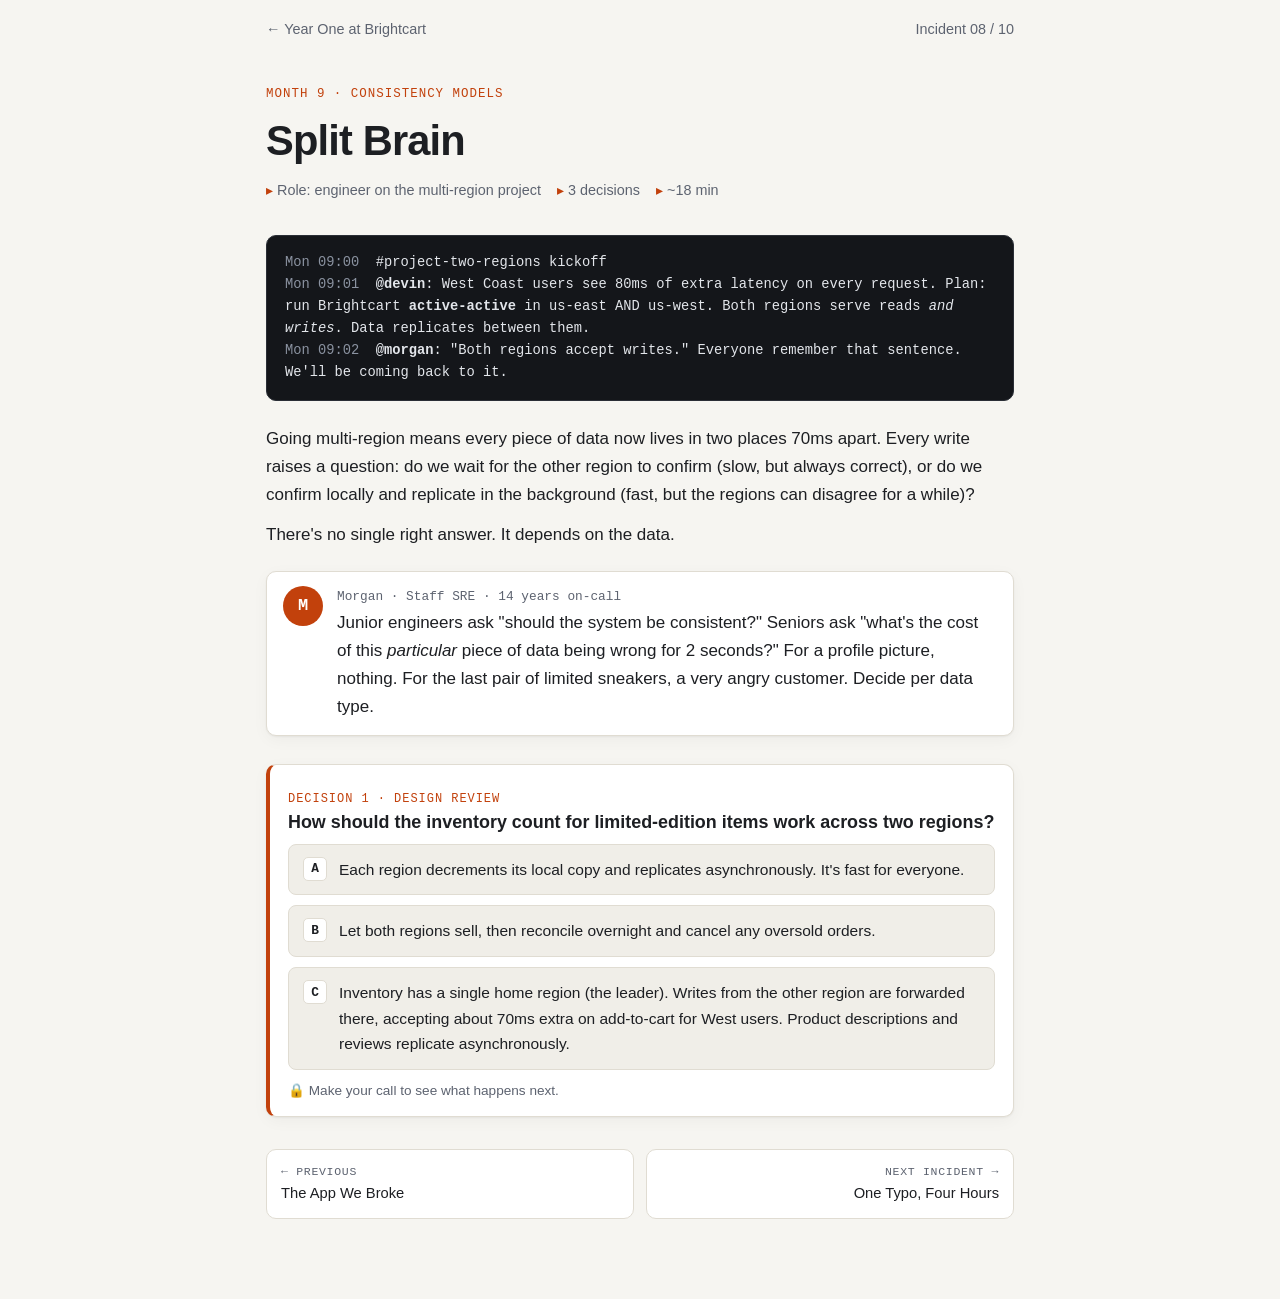
<file: modules/08-consistency-models.html>
<!DOCTYPE html>
<html lang="en">
<head>
    <meta charset="UTF-8">
    <meta name="viewport" content="width=device-width, initial-scale=1.0">
    <title>08 · Split Brain — Consistency Models</title>
    <meta name="description" content="Incident 08: Brightcart goes multi-region, oversells limited stock, confuses users with stale reads, then suffers a network partition with two primaries. Learn CAP, PACELC, consistency models, quorums and conflict resolution.">
    <link rel="stylesheet" href="../styles.css">
    <script>document.documentElement.classList.add('js')</script>
    <script defer src="../assets/engine.js"></script>
</head>
<body data-module="08">
<div class="wrap">

    <nav class="topbar"><a href="../index.html">← Year One at Brightcart</a><span>Incident 08 / 10</span></nav>

    <header class="mod-header">
        <p class="kicker">Month 9 · Consistency Models</p>
        <h1>Split Brain</h1>
        <ul class="meta">
            <li>Role: engineer on the multi-region project</li>
            <li>3 decisions</li>
            <li>~18 min</li>
        </ul>
    </header>

    <div class="pager">
<div class="line"><span class="ts">Mon 09:00</span>  #project-two-regions kickoff</div>
<div class="line"><span class="ts">Mon 09:01</span>  <b>@devin</b>: West Coast users see 80ms of extra latency on every request. Plan: run Brightcart <b>active-active</b> in us-east AND us-west. Both regions serve reads <i>and writes</i>. Data replicates between them.</div>
<div class="line"><span class="ts">Mon 09:02</span>  <b>@morgan</b>: "Both regions accept writes." Everyone remember that sentence. We'll be coming back to it.</div>
    </div>

    <p>Going multi-region means every piece of data now lives in two places 70ms apart. Every write raises a question: do we wait for the other region to confirm (slow, but always correct), or do we confirm locally and replicate in the background (fast, but the regions can disagree for a while)?</p>
    <p>There's no single right answer. It depends on the data.</p>

    <aside class="mentor">
        <div class="avatar">M</div>
        <div>
            <p class="who">Morgan · Staff SRE · 14 years on-call</p>
            <p>Junior engineers ask "should the system be consistent?" Seniors ask "what's the cost of this <em>particular</em> piece of data being wrong for 2 seconds?" For a profile picture, nothing. For the last pair of limited sneakers, a very angry customer. Decide per data type.</p>
        </div>
    </aside>

    <div class="decision" data-id="d1">
        <span class="label">Decision 1 · Design review</span>
        <h3>How should the inventory count for limited-edition items work across two regions?</h3>
        <div class="choice" data-verdict="bad">
            <button type="button">Each region decrements its local copy and replicates asynchronously. It's fast for everyone.</button>
            <div class="outcome" hidden>
                <p>The sneaker drop has 50 pairs. East and West each see <code>stock = 50</code> and each sell 50 before the replication messages cross. <strong>You've sold 100 pairs of a 50-pair item.</strong> Fifty apology emails go out, and a sneaker blog writes it up. Eventual consistency on a hard invariant means you'll eventually be wrong.</p>
            </div>
        </div>
        <div class="choice" data-verdict="good">
            <button type="button">Inventory has a single home region (the leader). Writes from the other region are forwarded there, accepting about 70ms extra on add-to-cart for West users. Product descriptions and reviews replicate asynchronously.</button>
            <div class="outcome" hidden>
                <p>You picked <strong>strong consistency for the invariant</strong> and <strong>eventual consistency for everything else</strong>. 70ms on one button is invisible. Overselling isn't. For truly global hot items you could split the stock into per-region allocations (East gets 25, West gets 25, rebalanced periodically), so each region decrements locally without risk.</p>
            </div>
        </div>
        <div class="choice" data-verdict="ok">
            <button type="button">Let both regions sell, then reconcile overnight and cancel any oversold orders.</button>
            <div class="outcome" hidden>
                <p>This is a legitimate business strategy, and airlines overbook on purpose. For Brightcart's regular stock with thousands of units, the rare oversell is cheap to apologize for. For a 50-unit limited drop, you'll cancel a large share of orders and wreck trust. Fine for <em>some</em> data. You need to know which.</p>
            </div>
        </div>
    </div>

    <div class="gated" data-after="d1">
        <p>Two weeks into active-active. A support ticket:</p>
        <div class="pager">
<div class="line"><span class="ts">Thu 15:31</span>  ticket #91402: "I changed my shipping address, the page said Saved, I refreshed and it showed my OLD address. Changed it again. Refreshed. Old again. Which one will my order ship to?!"</div>
        </div>
        <p>The user's write went to us-west (their nearest region). Their refresh was routed to us-east by a DNS change, and us-east hadn't received the update yet.</p>

        <div class="decision" data-id="d2">
            <span class="label">Decision 2 · Support escalation</span>
            <h3>How do you fix this without slowing down every read?</h3>
            <div class="choice" data-verdict="good">
                <button type="button">Guarantee <em>read-your-writes</em> and <em>monotonic reads</em> per session: pin a user to one region (or track their last write's version and only read from replicas that have it).</button>
                <div class="outcome" hidden>
                    <p><strong>Session guarantees</strong> are the sweet spot. The user always sees their own writes and never sees time go backwards. Other users might see the old address for a second, which doesn't matter to anyone. You fixed what users actually experience without the cost of global strong consistency.</p>
                </div>
            </div>
            <div class="choice" data-verdict="ok">
                <button type="button">Make all writes synchronous across regions, so both regions confirm before returning.</button>
                <div class="outcome" hidden>
                    <p>Correct, but every write now pays the cross-region round trip, about 70ms plus consensus overhead, and if the link between regions degrades, <em>writes everywhere</em> slow down or stop. You used a sledgehammer on a thumbtack.</p>
                </div>
            </div>
            <div class="choice" data-verdict="bad">
                <button type="button">It's eventual consistency, working as designed. Document it in the FAQ.</button>
                <div class="outcome" hidden>
                    <p>"Working as designed" while orders ship to the wrong address. Users think in sessions: "I just changed it." Any design that lets a user see their own change disappear will look like a bug to them, no matter what the docs say.</p>
                </div>
            </div>
        </div>
    </div>

    <div class="gated" data-after="d2">
        <p>Month 9, Sunday 22:52. Planned maintenance on the fiber link between regions.</p>
        <div class="pager">
<div class="line"><span class="ts">22:52:10</span>  network: us-east ↔ us-west link <span class="err">DOWN</span></div>
<div class="line"><span class="ts">22:52:27</span>  db-failover: us-east primary unreachable from quorum → <span class="warn">promoting us-west-db to PRIMARY</span></div>
<div class="line"><span class="ts">22:52:53</span>  network: link <span class="okc">UP</span> (outage: 43s)</div>
<div class="line"><span class="ts">22:52:54</span>  <span class="sev">SEV1</span> <span class="err">TWO PRIMARIES</span>: us-east-db accepted 1,214 writes during partition; us-west-db accepted 2,890 writes</div>
        </div>
        <p>For 43 seconds both databases believed they were the primary and accepted writes. There are 4,104 writes that the other side has never seen, including orders, payments and address changes. Some touch the same rows.</p>

        <div class="decision" data-id="d3">
            <span class="label">Decision 3 · 22:55 · Split brain</span>
            <h3>What now?</h3>
            <div class="choice" data-verdict="bad">
                <button type="button">Keep us-west as primary (it has more writes), point everything at it, and discard us-east's 1,214 writes.</button>
                <div class="outcome" hidden>
                    <p>Site's back up in 10 minutes. Monday morning: 1,214 orders, payments and account changes have vanished. Customers were charged for orders that no longer exist. You turned a 43-second blip into a data-loss incident that finance spends a month cleaning up.</p>
                </div>
            </div>
            <div class="choice" data-verdict="bad">
                <button type="button">Merge both sides automatically with last-write-wins using timestamps.</button>
                <div class="outcome" hidden>
                    <p>Server clocks in the two regions are 380ms apart. Last-write-wins silently picks the "later" timestamp, which isn't necessarily the later write, and throws away the other <em>without telling anyone</em>. Some inventory decrements are lost, so stock counts drift. It looks fine, and that's what makes it dangerous.</p>
                </div>
            </div>
            <div class="choice" data-verdict="good">
                <button type="button">Freeze writes (read-only mode, honest status page), preserve both sides' unreplicated writes, reconcile them deliberately, then resume, even if it takes hours.</button>
                <div class="outcome" hidden>
                    <p>You chose <strong>data integrity over availability</strong>. It's a painful, slow, public night: the site is degraded for hours while the team replays East's writes into West, resolves the conflicts by hand or with business rules, and verifies. But no customer loses an order or a payment. Morgan: "That's the call GitHub made in 2018. It cost them 24 hours. It was still the right call."</p>
                </div>
            </div>
        </div>
    </div>

    <div class="gated" data-after="d3">

        <p class="section-tag">Debrief</p>
        <h2>What you just learned</h2>

        <div class="card">
            <h3>CAP, the honest version</h3>
            <p>When the network <strong>P</strong>artitions (and it will, as you saw for 43 seconds), each side has to choose:</p>
            <ul>
                <li><strong>C</strong>onsistency: refuse requests that might be wrong (you froze writes in Decision 3), or</li>
                <li><strong>A</strong>vailability: keep serving and accept that the sides will diverge (what the automated failover did).</li>
            </ul>
            <p><strong>PACELC</strong> extends it: when there's a <strong>P</strong>artition, choose <strong>A</strong> or <strong>C</strong>. <strong>E</strong>lse, in normal operation, choose <strong>L</strong>atency or <strong>C</strong>onsistency. Decisions 1 and 2 were the "else" half: 70ms of latency for consistent inventory.</p>
        </div>

        <div class="card">
            <h3>The consistency ladder, strongest to weakest</h3>
            <div class="table-wrap"><table>
                <tr><th>Model</th><th>Guarantee</th><th>Brightcart example</th></tr>
                <tr><td><strong>Linearizable</strong> (strong)</td><td>Behaves like one copy. Every read sees the latest completed write</td><td>Inventory decrement, payments</td></tr>
                <tr><td><strong>Sequential</strong></td><td>Everyone sees operations in the same order (not necessarily in real time)</td><td>Ordered event logs</td></tr>
                <tr><td><strong>Causal</strong></td><td>If A caused B, everyone sees A before B</td><td>A review reply never shows up before the review</td></tr>
                <tr><td><strong>Read-your-writes</strong></td><td>You always see your own writes</td><td>Address change (Decision 2)</td></tr>
                <tr><td><strong>Monotonic reads</strong></td><td>Your reads never go back in time</td><td>Refreshing never shows older data</td></tr>
                <tr><td><strong>Eventual</strong></td><td>If writes stop, all replicas converge eventually</td><td>Review counts, product descriptions</td></tr>
            </table></div>
        </div>

        <div class="card">
            <h3>Quorums: tunable consistency</h3>
            <p>With <strong>N</strong> replicas, write to <strong>W</strong> and read from <strong>R</strong>. If <strong>R + W &gt; N</strong>, every read overlaps at least one replica with the latest write. With N=3, W=2, R=2 you get strong reads and can tolerate one node down. With W=1, R=1 you get fast and eventual. Dynamo, Cassandra and Riak expose these knobs per request.</p>
        </div>

        <div class="card">
            <h3>When replicas disagree: conflict resolution</h3>
            <ul>
                <li><strong>Last-write-wins:</strong> simple, and silently loses data. Clocks lie.</li>
                <li><strong>Version vectors / vector clocks:</strong> detect that two writes were concurrent, and let the app merge them.</li>
                <li><strong>CRDTs:</strong> data types that merge automatically and correctly (counters, sets, text). Used in collaborative editors.</li>
                <li><strong>Avoid conflicts:</strong> give each record a single home region (Decision 1), so conflicts can't happen.</li>
            </ul>
        </div>

        <p class="section-tag">It happened for real</p>
        <h2>Real postmortems</h2>

        <article class="postmortem">
            <div class="pm-head"><span>GitHub · Network partition &amp; MySQL failover</span><span class="dur">Oct 21, 2018 · 24h 11m degraded</span></div>
            <div class="pm-body">
                <p>Routine maintenance replacing failing optical equipment cut connectivity between GitHub's US East Coast network hub and its primary East Coast data center for <strong>43 seconds</strong>. In that window, their automated failover tool (Orchestrator, which uses Raft consensus) promoted MySQL primaries in the <strong>US West Coast</strong> data center. When connectivity returned, writes went to the West, but the East had accepted writes that hadn't replicated. GitHub chose to <strong>protect data integrity</strong>: they kept the site degraded while they restored and reconciled data, rather than discarding writes to recover faster. It lasted 24 hours and 11 minutes.</p>
                <p class="lesson"><strong>Lesson:</strong> automated failover can turn a 43-second blip into split brain. Decision 3 was modeled on this. Read the whole postmortem: it's one of the best ever published.</p>
                <p class="source">Source: <a href="https://github.blog/2018-10-30-oct21-post-incident-analysis/">GitHub: October 21 post-incident analysis</a></p>
            </div>
        </article>

        <article class="postmortem">
            <div class="pm-head"><span>Amazon · Dynamo and the shopping cart</span><span class="dur">SOSP 2007</span></div>
            <div class="pm-body">
                <p>Amazon's Dynamo paper describes a deliberate availability-over-consistency choice: <strong>"add to cart" must never fail</strong>, even during failures. Concurrent cart versions are merged when they're read. The documented side effect: an item you <em>deleted</em> can occasionally reappear. Amazon decided that's far better than ever losing an add.</p>
                <p class="lesson"><strong>Lesson:</strong> consistency is a business decision. Amazon chose AP for carts and would never choose it for payments. The skill is knowing which data can tolerate which anomaly.</p>
                <p class="source">Source: <a href="https://www.allthingsdistributed.com/files/amazon-dynamo-sosp2007.pdf">Dynamo: Amazon's Highly Available Key-value Store (PDF)</a></p>
            </div>
        </article>

        <p class="section-tag">Field notes</p>
        <h2>Morgan's rules of thumb</h2>
        <ol class="rules">
            <li>Choose the consistency level per data type, by asking what being wrong for 2 seconds costs.</li>
            <li>Hard invariants (stock, money) get one home. Everything else can replicate asynchronously.</li>
            <li>Session guarantees (read-your-writes, monotonic reads) fix most user-visible weirdness cheaply.</li>
            <li>Last-write-wins means "lose data silently." Don't trust wall clocks across machines.</li>
            <li>Automated failover needs fencing, so the old primary <em>can't</em> accept writes after a new one is promoted.</li>
        </ol>

        <p class="section-tag">Your turn</p>
        <h2>Design challenge</h2>
        <div class="card">
            <p><strong>Brightcart Wishlists go global</strong>: users in the US, EU and Japan, each served by their own region. Users add items from their phone and laptop, sometimes offline, and share lists with family members who also edit them.</p>
            <p>What consistency model? What happens when two people edit the same list during a partition? What does the user see?</p>
        </div>
        <details>
            <summary>Hints</summary>
            <ul>
                <li>Is a wishlist more like a bank balance or more like a shopping cart?</li>
                <li>"Add item" and "remove item" can commute if you model them right. Look up OR-Set CRDTs.</li>
            </ul>
        </details>
        <details>
            <summary>What a strong answer covers</summary>
            <ul>
                <li>An AP / eventually consistent design with automatic merging: a set CRDT, with adds and removes tagged with unique IDs.</li>
                <li>Read-your-writes per device, plus offline queueing and sync.</li>
                <li>An explicit choice about add/remove conflicts (add-wins vs remove-wins) and why.</li>
                <li>A home region per list as an alternative, with the latency trade-off for remote editors.</li>
            </ul>
        </details>

        <p class="section-tag">Live drill</p>
        <h2>Run it again with a real Game Master</h2>
        <div class="drill">
            <pre id="drill">Act as Morgan, a Staff engineer running a live simulation. My e-commerce company is going active-active across two regions. Walk me through: choosing consistency levels for different data (inventory, profiles, reviews), a stale-read bug a user reports, and finally a network partition that causes split brain with two database primaries. Narrate with logs and replication metrics. Make me decide, play out consequences honestly (including data loss if I choose it), and don't hint. Cover CAP/PACELC, the consistency ladder, quorums, LWW vs vector clocks vs CRDTs, fencing. End with a postmortem and grade me.</pre>
            <button class="copy" type="button" data-copy="drill">Copy</button>
        </div>

        <div class="scoreboard">
            <h3>Incident resolved</h3>
            <p data-score></p>
            <button type="button" data-reset>Replay this incident</button>
        </div>
    </div>

    <nav class="modnav">
        <a href="07-api-design.html"><small>← Previous</small>The App We Broke</a>
        <a class="next" href="09-distributed-storage.html"><small>Next incident →</small>One Typo, Four Hours</a>
    </nav>

</div>
</body>
</html>
</file>
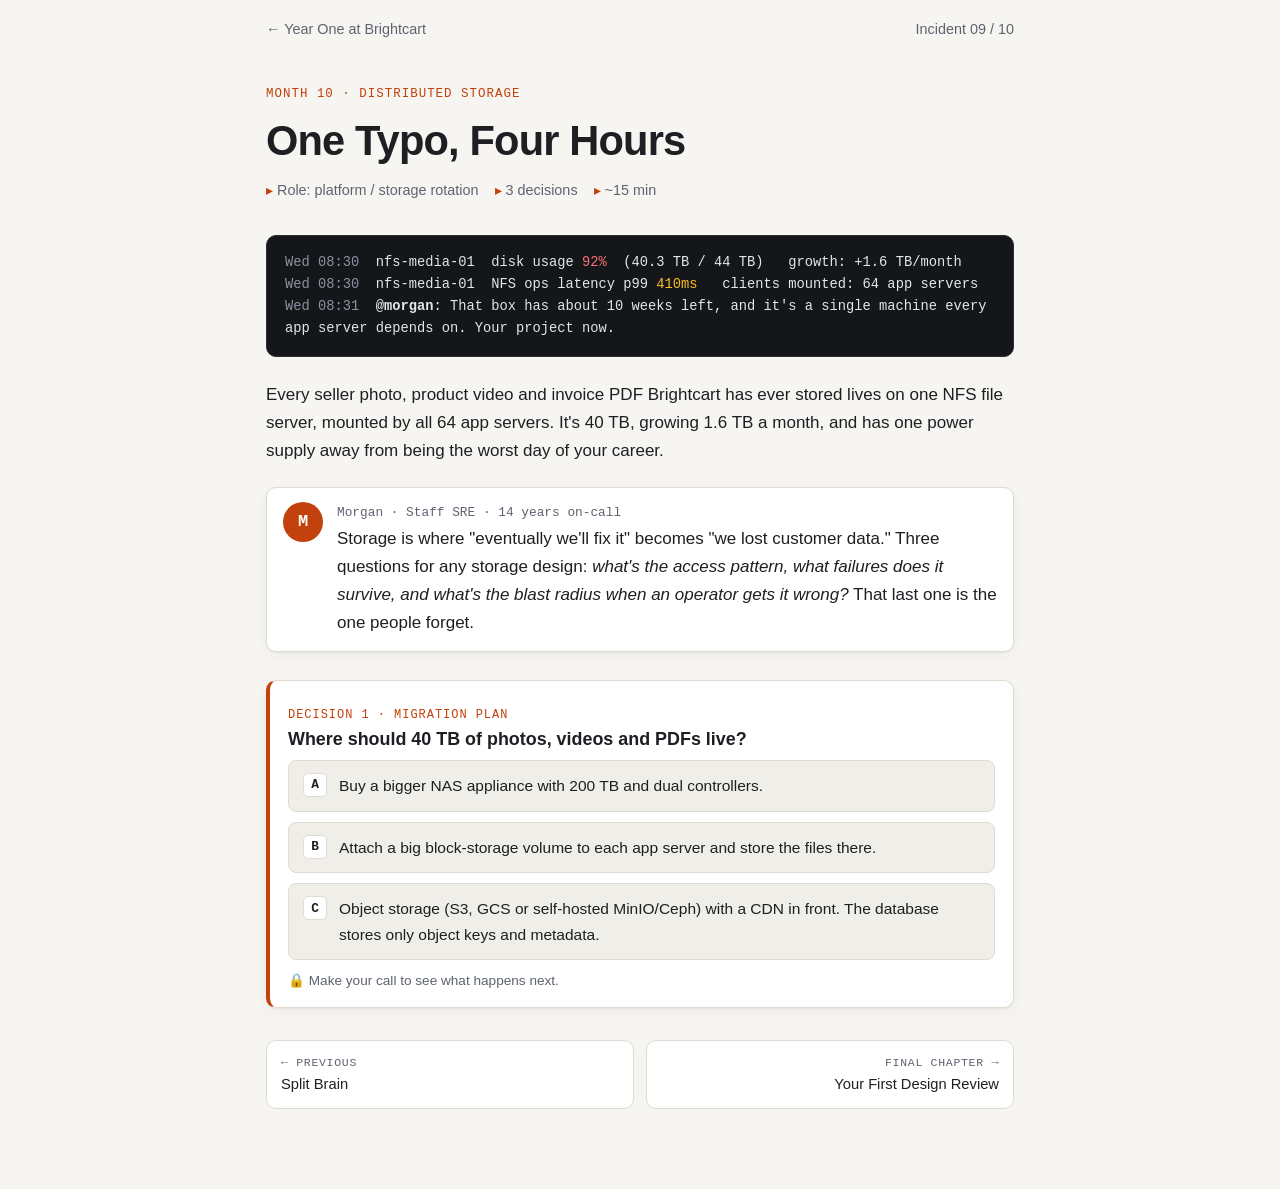
<file: modules/09-distributed-storage.html>
<!DOCTYPE html>
<html lang="en">
<head>
    <meta charset="UTF-8">
    <meta name="viewport" content="width=device-width, initial-scale=1.0">
    <title>09 · One Typo, Four Hours — Distributed Storage</title>
    <meta name="description" content="Incident 09: a file server is nearly full, replicas share a rack, and a capacity-removal command has a typo. Learn object vs block vs file storage, HDFS/GFS, replication vs erasure coding, failure domains and blast radius.">
    <link rel="stylesheet" href="../styles.css">
    <script>document.documentElement.classList.add('js')</script>
    <script defer src="../assets/engine.js"></script>
</head>
<body data-module="09">
<div class="wrap">

    <nav class="topbar"><a href="../index.html">← Year One at Brightcart</a><span>Incident 09 / 10</span></nav>

    <header class="mod-header">
        <p class="kicker">Month 10 · Distributed Storage</p>
        <h1>One Typo, Four Hours</h1>
        <ul class="meta">
            <li>Role: platform / storage rotation</li>
            <li>3 decisions</li>
            <li>~15 min</li>
        </ul>
    </header>

    <div class="pager">
<div class="line"><span class="ts">Wed 08:30</span>  nfs-media-01  disk usage <span class="err">92%</span>  (40.3 TB / 44 TB)   growth: +1.6 TB/month</div>
<div class="line"><span class="ts">Wed 08:30</span>  nfs-media-01  NFS ops latency p99 <span class="warn">410ms</span>   clients mounted: 64 app servers</div>
<div class="line"><span class="ts">Wed 08:31</span>  <b>@morgan</b>: That box has about 10 weeks left, and it's a single machine every app server depends on. Your project now.</div>
    </div>

    <p>Every seller photo, product video and invoice PDF Brightcart has ever stored lives on one NFS file server, mounted by all 64 app servers. It's 40 TB, growing 1.6 TB a month, and has one power supply away from being the worst day of your career.</p>

    <aside class="mentor">
        <div class="avatar">M</div>
        <div>
            <p class="who">Morgan · Staff SRE · 14 years on-call</p>
            <p>Storage is where "eventually we'll fix it" becomes "we lost customer data." Three questions for any storage design: <em>what's the access pattern, what failures does it survive, and what's the blast radius when an operator gets it wrong?</em> That last one is the one people forget.</p>
        </div>
    </aside>

    <div class="decision" data-id="d1">
        <span class="label">Decision 1 · Migration plan</span>
        <h3>Where should 40 TB of photos, videos and PDFs live?</h3>
        <div class="choice" data-verdict="ok">
            <button type="button">Buy a bigger NAS appliance with 200 TB and dual controllers.</button>
            <div class="outcome" hidden>
                <p>That buys about 8 years of headroom and fixes the single power supply. But it's still a shared POSIX filesystem mounted by 64 servers: one bad client can lock it up, scaling past one appliance is painful, and serving images to users still goes through your app servers. A sturdier version of the same architecture.</p>
            </div>
        </div>
        <div class="choice" data-verdict="good">
            <button type="button">Object storage (S3, GCS or self-hosted MinIO/Ceph) with a CDN in front. The database stores only object keys and metadata.</button>
            <div class="outcome" hidden>
                <p>Photos are write-once, read-many blobs addressed by key, which is exactly what object storage is for. It scales to petabytes without you managing disks, replicates across failure domains, and the CDN serves images straight to users without touching your app servers. Uploads go directly from the browser to storage using pre-signed URLs.</p>
            </div>
        </div>
        <div class="choice" data-verdict="bad">
            <button type="button">Attach a big block-storage volume to each app server and store the files there.</button>
            <div class="outcome" hidden>
                <p>A block volume generally attaches to one server at a time, so a photo uploaded to server 12 doesn't exist on server 40. You'd have to build your own replication and lookup layer, which means writing a distributed file system by accident. Block storage is for databases and boot disks, not shared media.</p>
            </div>
        </div>
    </div>

    <div class="gated" data-after="d1">
        <p>The CFO wants cheaper storage for 7 years of invoice PDFs (compliance archive, rarely read, legally required to keep). The team decides to run a small self-hosted object store on 12 servers across <strong>2 racks in one data center</strong> and 2 more racks in a second site. How should the data be protected?</p>

        <div class="decision" data-id="d2">
            <span class="label">Decision 2 · Durability design</span>
            <h3>How do you protect the archive?</h3>
            <div class="choice" data-verdict="bad">
                <button type="button">3 replicas of every object, placed on the three least-full disks.</button>
                <div class="outcome" hidden>
                    <p>"Least-full disks" turn out to be the three new disks someone just installed, all in the <strong>same rack</strong>. Eight months later that rack's top-of-rack switch and power distribution unit fail together. All 3 copies of 140,000 invoices are unreachable at once, and two disks don't come back. Replicas only help if they fail <em>independently</em>.</p>
                </div>
            </div>
            <div class="choice" data-verdict="good">
                <button type="button">Erasure coding (e.g. 8 data + 4 parity chunks) spread across racks and both sites, so no single rack or site holds enough chunks to matter.</button>
                <div class="outcome" hidden>
                    <p>Each object is split into 12 chunks, any 8 of which can rebuild it. Placement is <strong>failure-domain aware</strong>, so losing a disk, a server or a whole rack costs only a few chunks. Storage overhead is 1.5x instead of 3x. The trade-off is that reads and rebuilds need CPU and touch many servers, which is fine for a cold archive.</p>
                </div>
            </div>
            <div class="choice" data-verdict="ok">
                <button type="button">3 replicas, each on a different rack.</button>
                <div class="outcome" hidden>
                    <p>Solid durability with rack-aware placement, and simple, fast reads. But it costs 3x the raw storage for data almost nobody reads, and all three copies are still in one or two sites. Correct, expensive, and fine if budget isn't tight.</p>
                </div>
            </div>
        </div>
    </div>

    <div class="gated" data-after="d2">
        <p>Month 10, Tuesday 09:35. The billing subsystem of your object store is running slow. The runbook says to remove a few servers from the billing pool and let them be re-provisioned. It's a routine command the team has run dozens of times:</p>
        <pre>$ storectl remove-capacity --pool billing --count 2</pre>
        <p>Your teammate types it out and shares their screen. You notice the command says <code>--count 20</code>. And the billing pool shares servers with the <strong>index</strong> subsystem: the metadata layer that knows where every object lives.</p>

        <div class="decision" data-id="d3">
            <span class="label">Decision 3 · 09:37 · Enter not yet pressed</span>
            <h3>The typo is caught this time. What do you change so it can't happen next time?</h3>
            <div class="choice" data-verdict="ok">
                <button type="button">Fix the typo, run it, and remind everyone to double-check their commands.</button>
                <div class="outcome" hidden>
                    <p>You caught it today because you happened to be watching. "Be more careful" isn't a control. People get tired, and someone will make this mistake at 2am. Same tool, same risk, next month.</p>
                </div>
            </div>
            <div class="choice" data-verdict="good">
                <button type="button">Change the tool: remove capacity slowly, refuse to drop any subsystem below its minimum safe capacity, show a dry-run summary of what will be affected, and require a second approver above a threshold.</button>
                <div class="outcome" hidden>
                    <p>You moved safety from human memory into the system. Even a fat-fingered <code>--count 200</code> now removes servers gradually and stops at the floor. The dry run prints "This will remove 9 servers from the <strong>index</strong> subsystem" in red. This is almost exactly what AWS did after the real version of this incident.</p>
                </div>
            </div>
            <div class="choice" data-verdict="bad">
                <button type="button">Only run capacity changes at night, when traffic is low.</button>
                <div class="outcome" hidden>
                    <p>Low traffic doesn't make a bad command safe. If the index layer loses too much capacity, it needs a full restart whether it's 3am or 3pm, and nobody has restarted it in years. The difference is that at 3am, fewer people are awake to help.</p>
                </div>
            </div>
        </div>
    </div>

    <div class="gated" data-after="d3">

        <p class="section-tag">Debrief</p>
        <h2>What you just learned</h2>

        <div class="card">
            <h3>Object vs. block vs. file storage</h3>
            <div class="table-wrap"><table>
                <tr><th></th><th>Object</th><th>Block</th><th>File</th></tr>
                <tr><td>Unit</td><td>Whole object + metadata, by key</td><td>Fixed-size blocks, like a raw disk</td><td>Files in directories (POSIX)</td></tr>
                <tr><td>Access</td><td>HTTP API (PUT/GET), many clients</td><td>One server mounts it</td><td>Many servers mount it (NFS/SMB)</td></tr>
                <tr><td>Scale</td><td>Effectively unlimited</td><td>Volume-sized</td><td>Appliance or cluster-sized</td></tr>
                <tr><td>Examples</td><td>S3, GCS, Azure Blob, MinIO, Ceph RGW</td><td>EBS, Persistent Disk, SAN</td><td>NFS, EFS, NAS</td></tr>
                <tr><td>Use for</td><td>Media, backups, data lakes, static assets</td><td>Databases, VM boot disks</td><td>Legacy apps, shared home directories</td></tr>
            </table></div>
        </div>

        <div class="card">
            <h3>How distributed file systems work (GFS / HDFS)</h3>
            <ul>
                <li>Files are split into large <strong>chunks/blocks</strong> (64 MB in GFS, 128 MB by default in HDFS).</li>
                <li>A <strong>metadata server</strong> (GFS master / HDFS NameNode) knows which servers hold which chunks. <strong>Data servers</strong> (chunkservers / DataNodes) store the bytes.</li>
                <li>Clients ask the metadata server <em>where</em> the data is, then read it <em>directly</em> from the data servers, so the metadata server stays out of the data path.</li>
                <li>Chunks are replicated 3x by default, with <strong>rack-aware</strong> placement.</li>
                <li>Designed for write-once, read-many, large streaming reads (batch analytics). Bad at lots of tiny files and random writes.</li>
                <li>The metadata service is the critical piece. It's what the AWS incident below took out.</li>
            </ul>
        </div>

        <div class="card">
            <h3>Durability: replication vs. erasure coding</h3>
            <div class="table-wrap"><table>
                <tr><th></th><th>3x replication</th><th>Erasure coding (e.g. 8+4)</th></tr>
                <tr><td>Storage overhead</td><td>3.0x</td><td>1.5x</td></tr>
                <tr><td>Survives</td><td>2 lost copies</td><td>Any 4 lost chunks</td></tr>
                <tr><td>Read cost</td><td>Read from any one copy, fast</td><td>Read from several nodes. Reconstruction costs CPU</td></tr>
                <tr><td>Best for</td><td>Hot data, small objects</td><td>Warm or cold data, large objects, archives</td></tr>
            </table></div>
            <p>Either way, <strong>failure domains</strong> matter more than the number of copies: disk → server → rack → power and network zone → building → region. Correlated failures (same rack, same firmware bug, same operator command) are what actually lose data.</p>
        </div>

        <p class="section-tag">It happened for real</p>
        <h2>Real postmortems</h2>

        <article class="postmortem">
            <div class="pm-head"><span>Amazon S3 · us-east-1</span><span class="dur">Feb 28, 2017 · ~4 hours</span></div>
            <div class="pm-body">
                <p>At 9:37 AM PST, an authorized S3 team member following an established playbook ran a command to remove a small number of servers from a subsystem used by S3 billing. <strong>One of the inputs was entered incorrectly</strong>, and a much larger set of servers was removed, including servers supporting the <strong>index</strong> subsystem (the metadata for every object in the region) and the <strong>placement</strong> subsystem (which allocates storage for new objects). Both needed a full restart, which hadn't been done in the larger regions for many years, and took hours given S3's growth. S3 wasn't fully recovered until 1:54 PM. Even AWS's Service Health Dashboard couldn't be updated, because its admin console depended on S3.</p>
                <p>AWS's fix: change the tool to remove capacity more slowly, and add safeguards so capacity can't be removed below a subsystem's minimum required level.</p>
                <p class="lesson"><strong>Lesson:</strong> Decision 3, almost word for word. Design tools so the dangerous input is impossible, not merely discouraged. Restart your critical subsystems regularly, so you know how long it takes. And don't host your status page on the thing it reports on.</p>
                <p class="source">Source: <a href="https://aws.amazon.com/message/41926/">AWS: Summary of the Amazon S3 Service Disruption in the Northern Virginia (US-EAST-1) Region</a></p>
            </div>
        </article>

        <article class="postmortem">
            <div class="pm-head"><span>Google · The Google File System</span><span class="dur">SOSP 2003</span></div>
            <div class="pm-body">
                <p>The GFS paper starts from a striking premise: with thousands of commodity machines, <strong>component failure is the norm, not the exception</strong>. So the design assumes disks, machines and networks fail constantly, and builds in replication, checksums and automatic re-replication. It became the blueprint for HDFS and much of modern big-data storage.</p>
                <p class="lesson"><strong>Lesson:</strong> at scale, failure is a constant background condition, not an event. Design for it, monitor for it, and let the system repair itself.</p>
                <p class="source">Source: <a href="https://static.googleusercontent.com/media/research.google.com/en//archive/gfs-sosp2003.pdf">The Google File System (PDF)</a></p>
            </div>
        </article>

        <p class="section-tag">Field notes</p>
        <h2>Morgan's rules of thumb</h2>
        <ol class="rules">
            <li>Blobs go in object storage. Only keys and metadata go in your database.</li>
            <li>Count failure domains, not copies. Three replicas in one rack is one replica.</li>
            <li>Safety belongs in the tool, not in "be careful": rate limits, floors, dry runs, approvals.</li>
            <li>If you haven't restarted it recently, you don't know how long a restart takes.</li>
            <li>Your status page must not depend on what it's reporting on.</li>
        </ol>

        <p class="section-tag">Your turn</p>
        <h2>Design challenge</h2>
        <div class="card">
            <p><strong>Design Brightcart's seller photo pipeline.</strong> Sellers upload 2 million photos a day (up to 25 MB each). Each photo needs 5 resized variants (thumbnail to zoom), served worldwide. Photos for deleted listings must be purged within 30 days (privacy law). Lost photos mean angry sellers.</p>
            <p>Sketch the upload path, processing, storage layout, serving path, and deletion.</p>
        </div>
        <details>
            <summary>Hints</summary>
            <ul>
                <li>Should a 25 MB upload pass through your app servers at all? (Pre-signed URLs.)</li>
                <li>Resizing is async work: queue, workers, idempotency (Incident 05).</li>
                <li>Do you store all 5 variants, or generate some on demand at the edge?</li>
            </ul>
        </details>
        <details>
            <summary>What a strong answer covers</summary>
            <ul>
                <li>Browser → pre-signed PUT → object store. An object-created event → queue → idempotent resize workers.</li>
                <li>Originals and variants in object storage with lifecycle rules (cheaper tier for old originals), and a CDN for serving with content-addressed keys.</li>
                <li>Deletion via soft delete, then a lifecycle or batch job within 30 days, plus CDN purge and verification.</li>
                <li>Cross-region replication or erasure coding for durability, and versioning against accidental deletes.</li>
            </ul>
        </details>

        <p class="section-tag">Live drill</p>
        <h2>Run it again with a real Game Master</h2>
        <div class="drill">
            <pre id="drill">Act as Morgan, a Staff SRE running a live simulation on storage systems. I own storage at an e-commerce company. Walk me through: migrating 40TB of media off a single NFS server, designing durability for a compliance archive (replication vs erasure coding, failure domains), a rack failure, and an operational near-miss with a capacity-removal command. Narrate with metrics and logs, make me decide, play out realistic consequences (including data loss), don't hint. Cover object vs block vs file, GFS/HDFS architecture, metadata services, blast radius. End with a postmortem and grade me.</pre>
            <button class="copy" type="button" data-copy="drill">Copy</button>
        </div>

        <div class="scoreboard">
            <h3>Incident resolved</h3>
            <p data-score></p>
            <button type="button" data-reset>Replay this incident</button>
        </div>
    </div>

    <nav class="modnav">
        <a href="08-consistency-models.html"><small>← Previous</small>Split Brain</a>
        <a class="next" href="10-case-study-tinyurl.html"><small>Final chapter →</small>Your First Design Review</a>
    </nav>

</div>
</body>
</html>
</file>
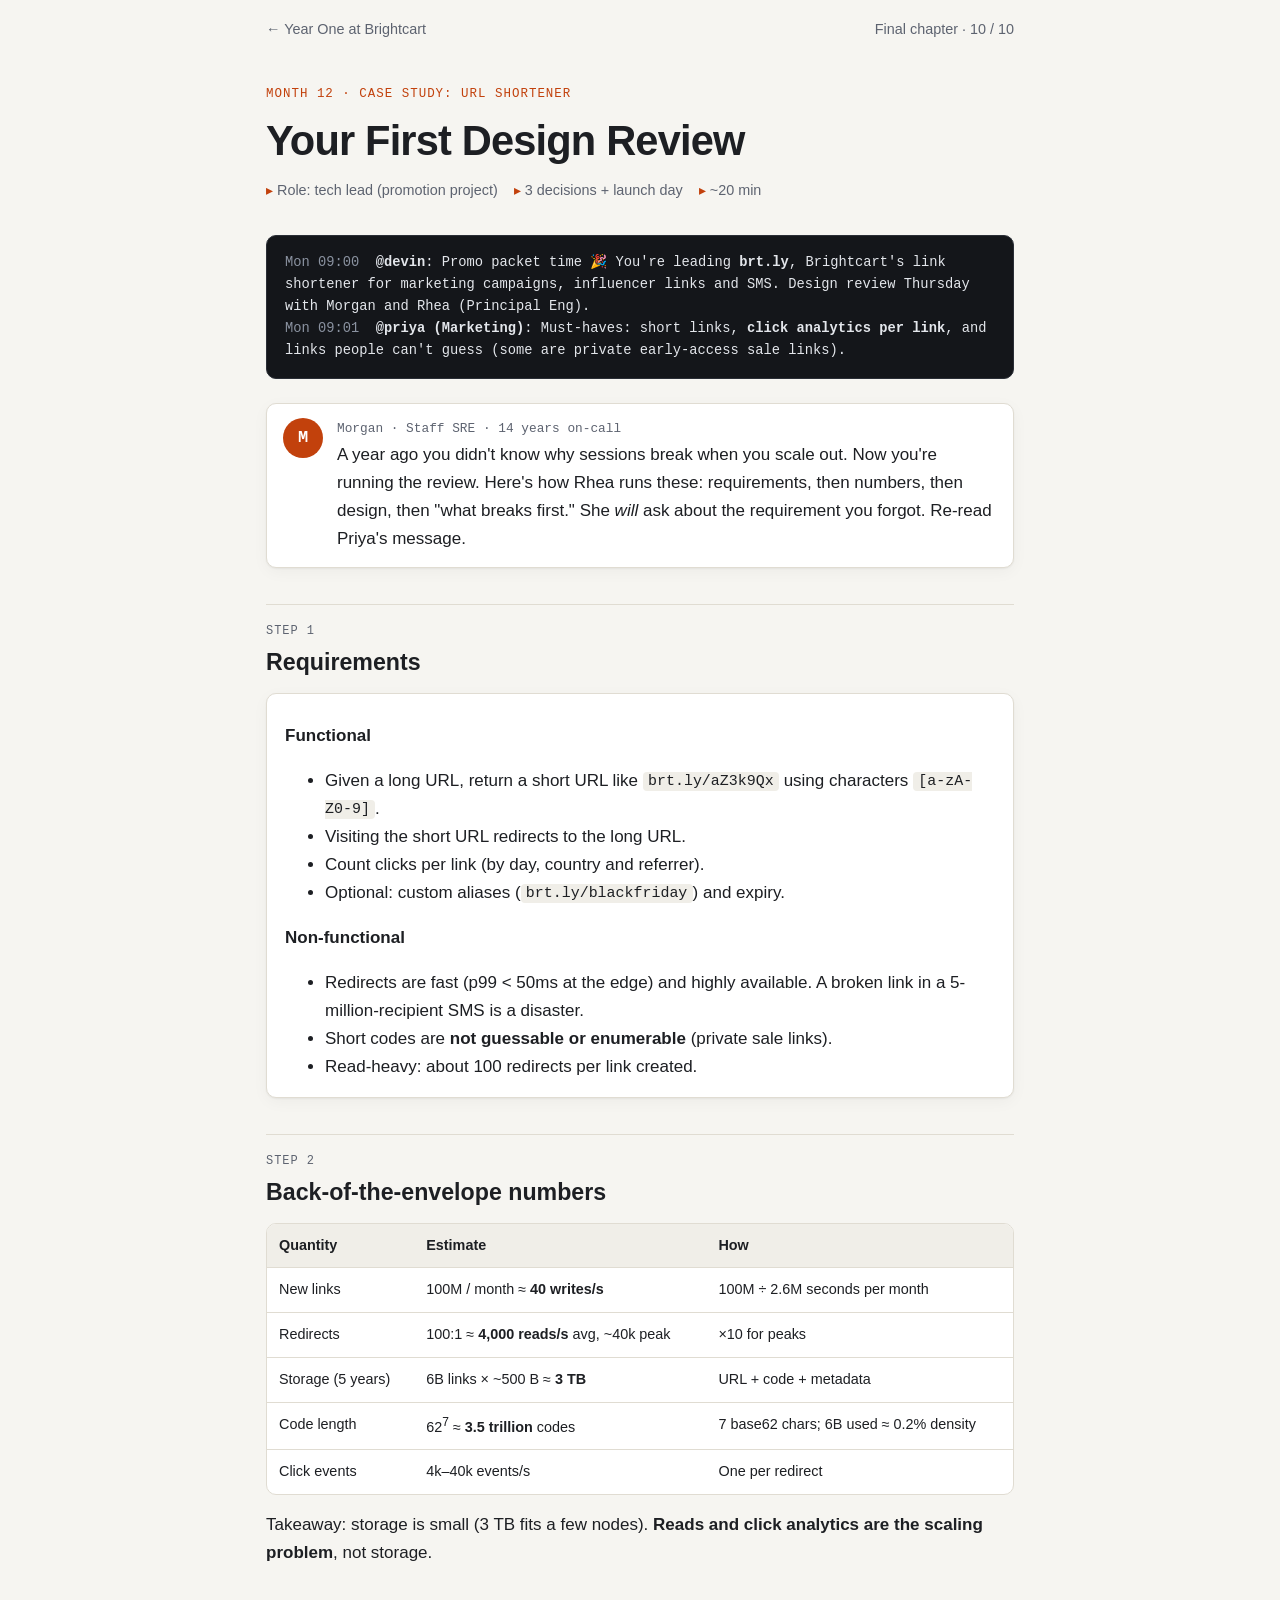
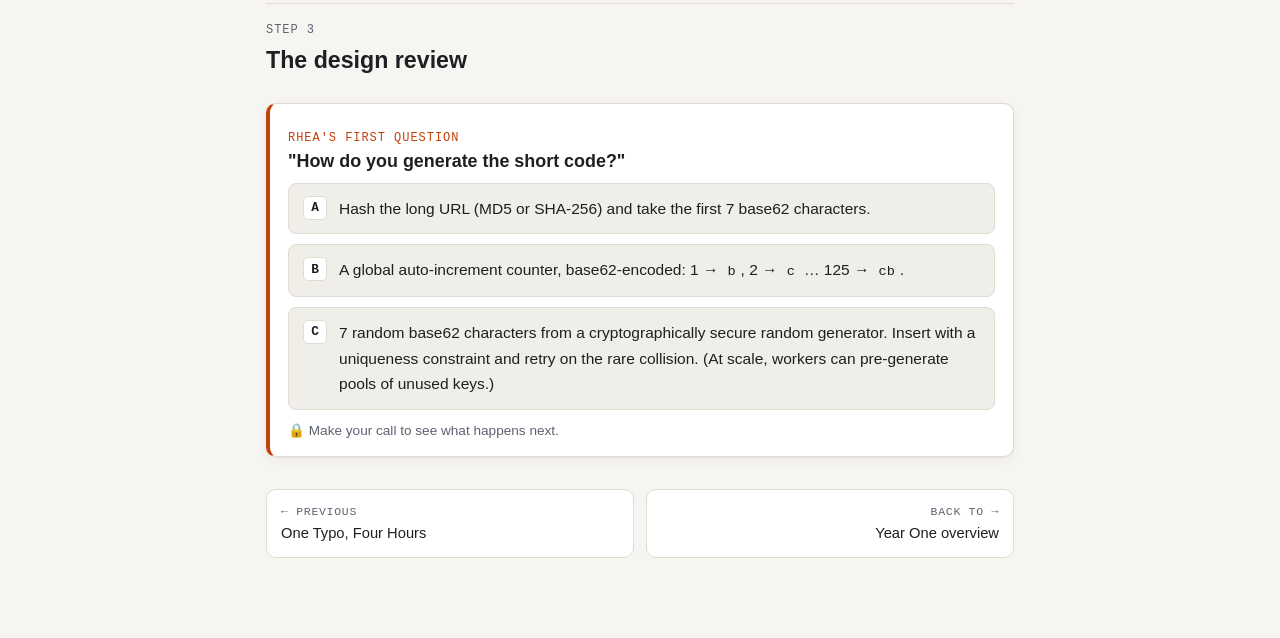
<file: modules/10-case-study-tinyurl.html>
<!DOCTYPE html>
<html lang="en">
<head>
    <meta charset="UTF-8">
    <meta name="viewport" content="width=device-width, initial-scale=1.0">
    <title>10 · Your First Design Review — Case Study: URL Shortener</title>
    <meta name="description" content="Final chapter: you lead the design of Brightcart's link shortener, from estimates and ID generation to redirect codes and a viral hot key on launch day. Everything from the first nine incidents comes together.">
    <link rel="stylesheet" href="../styles.css">
    <script>document.documentElement.classList.add('js')</script>
    <script defer src="../assets/engine.js"></script>
</head>
<body data-module="10">
<div class="wrap">

    <nav class="topbar"><a href="../index.html">← Year One at Brightcart</a><span>Final chapter · 10 / 10</span></nav>

    <header class="mod-header">
        <p class="kicker">Month 12 · Case Study: URL Shortener</p>
        <h1>Your First Design Review</h1>
        <ul class="meta">
            <li>Role: tech lead (promotion project)</li>
            <li>3 decisions + launch day</li>
            <li>~20 min</li>
        </ul>
    </header>

    <div class="pager">
<div class="line"><span class="ts">Mon 09:00</span>  <b>@devin</b>: Promo packet time 🎉 You're leading <b>brt.ly</b>, Brightcart's link shortener for marketing campaigns, influencer links and SMS. Design review Thursday with Morgan and Rhea (Principal Eng).</div>
<div class="line"><span class="ts">Mon 09:01</span>  <b>@priya (Marketing)</b>: Must-haves: short links, <b>click analytics per link</b>, and links people can't guess (some are private early-access sale links).</div>
    </div>

    <aside class="mentor">
        <div class="avatar">M</div>
        <div>
            <p class="who">Morgan · Staff SRE · 14 years on-call</p>
            <p>A year ago you didn't know why sessions break when you scale out. Now you're running the review. Here's how Rhea runs these: requirements, then numbers, then design, then "what breaks first." She <em>will</em> ask about the requirement you forgot. Re-read Priya's message.</p>
        </div>
    </aside>

    <p class="section-tag">Step 1</p>
    <h2>Requirements</h2>
    <div class="card">
        <p><strong>Functional</strong></p>
        <ul>
            <li>Given a long URL, return a short URL like <code>brt.ly/aZ3k9Qx</code> using characters <code>[a-zA-Z0-9]</code>.</li>
            <li>Visiting the short URL redirects to the long URL.</li>
            <li>Count clicks per link (by day, country and referrer).</li>
            <li>Optional: custom aliases (<code>brt.ly/blackfriday</code>) and expiry.</li>
        </ul>
        <p><strong>Non-functional</strong></p>
        <ul>
            <li>Redirects are fast (p99 &lt; 50ms at the edge) and highly available. A broken link in a 5-million-recipient SMS is a disaster.</li>
            <li>Short codes are <strong>not guessable or enumerable</strong> (private sale links).</li>
            <li>Read-heavy: about 100 redirects per link created.</li>
        </ul>
    </div>

    <p class="section-tag">Step 2</p>
    <h2>Back-of-the-envelope numbers</h2>
    <div class="table-wrap"><table>
        <tr><th>Quantity</th><th>Estimate</th><th>How</th></tr>
        <tr><td>New links</td><td>100M / month ≈ <strong>40 writes/s</strong></td><td>100M ÷ 2.6M seconds per month</td></tr>
        <tr><td>Redirects</td><td>100:1 ≈ <strong>4,000 reads/s</strong> avg, ~40k peak</td><td>×10 for peaks</td></tr>
        <tr><td>Storage (5 years)</td><td>6B links × ~500 B ≈ <strong>3 TB</strong></td><td>URL + code + metadata</td></tr>
        <tr><td>Code length</td><td>62<sup>7</sup> ≈ <strong>3.5 trillion</strong> codes</td><td>7 base62 chars; 6B used ≈ 0.2% density</td></tr>
        <tr><td>Click events</td><td>4k–40k events/s</td><td>One per redirect</td></tr>
    </table></div>
    <p>Takeaway: storage is small (3 TB fits a few nodes). <strong>Reads and click analytics are the scaling problem</strong>, not storage.</p>

    <p class="section-tag">Step 3</p>
    <h2>The design review</h2>

    <div class="decision" data-id="d1">
        <span class="label">Rhea's first question</span>
        <h3>"How do you generate the short code?"</h3>
        <div class="choice" data-verdict="bad">
            <button type="button">A global auto-increment counter, base62-encoded: 1 → <code>b</code>, 2 → <code>c</code> … 125 → <code>cb</code>.</button>
            <div class="outcome" hidden>
                <p>Rhea: "Codes are sequential. If I get <code>brt.ly/4kZ9</code>, I can try <code>4kZa</code>, <code>4kZb</code>… and walk every private early-access link you've ever made. That violates a stated requirement. Also, who owns the counter? It's a single point of coordination." This is the standard textbook answer, and it fails Priya's requirement.</p>
            </div>
        </div>
        <div class="choice" data-verdict="ok">
            <button type="button">Hash the long URL (MD5 or SHA-256) and take the first 7 base62 characters.</button>
            <div class="outcome" hidden>
                <p>Not guessable from outside, which is good. But truncating means <strong>collisions</strong>, so you still need a check-and-retry. And the same long URL always produces the same code, so two campaigns linking to the same page share analytics, and anyone who knows the long URL can compute its code. Workable if you add a salt and collision handling.</p>
            </div>
        </div>
        <div class="choice" data-verdict="good">
            <button type="button">7 random base62 characters from a cryptographically secure random generator. Insert with a uniqueness constraint and retry on the rare collision. (At scale, workers can pre-generate pools of unused keys.)</button>
            <div class="outcome" hidden>
                <p>Unguessable: about 3.5 trillion possibilities with only 0.2% used, so random probing almost always misses (add rate limiting on 404s to make scanning pointless). No central counter, since any server can generate codes. Collisions are rare and caught by the unique constraint. Rhea nods: "And custom aliases?" You: "Same table, and the same uniqueness check."</p>
            </div>
        </div>
    </div>

    <div class="gated" data-after="d1">
        <div class="decision" data-id="d2">
            <span class="label">Morgan's question</span>
            <h3>"Which HTTP status does the redirect return?"</h3>
            <div class="choice" data-verdict="bad">
                <button type="button"><code>301 Moved Permanently</code>: it's the fastest, since browsers cache it.</button>
                <div class="outcome" hidden>
                    <p>Morgan: "Exactly. Browsers cache it. After the first click, a user's repeat clicks never reach your server, so <strong>your click analytics undercount</strong>. You also can't change or disable a link once browsers have cached it, for example if a campaign URL is wrong or a link gets abused." 301 is fine for permanent site moves. It conflicts with the analytics requirement.</p>
                </div>
            </div>
            <div class="choice" data-verdict="good">
                <button type="button"><code>302 Found</code> (or <code>307</code>) with <code>Cache-Control: private, max-age=0</code>, so every click comes through us for counting.</button>
                <div class="outcome" hidden>
                    <p>Every click reaches your edge, analytics are complete, and you can update or kill a link instantly. The cost is one extra round trip on repeat clicks, which you keep cheap by serving redirects from the edge (next decision). Morgan: "Good. You remembered Priya's requirement."</p>
                </div>
            </div>
            <div class="choice" data-verdict="ok">
                <button type="button">Return <code>200</code> with an HTML page that runs JavaScript analytics, then redirects.</button>
                <div class="outcome" hidden>
                    <p>It works and gives you rich client-side analytics, but it adds a page load to every click, breaks for clients without JavaScript (some SMS previews, bots, curl), and confuses link-preview crawlers. Use a real 3xx unless you truly need an interstitial page.</p>
                </div>
            </div>
        </div>
    </div>

    <div class="gated" data-after="d2">
        <p class="section-tag">Step 4</p>
        <h2>The architecture you present</h2>
        <pre>
                         ┌──────────── create path (≈40/s) ─────────────┐
 Marketer ── POST /links ─▶ API (auth, rate limit) ─▶ Links DB (KV / Postgres)
                                                         code ─▶ long_url, owner, expiry
                         └───────────────────────────────────────────────┘

                         ┌──────────── redirect path (4k–40k/s) ─────────┐
 Clicker ── GET /aZ3k9Qx ─▶ Edge / CDN worker ─▶ local cache ─▶ Redis ─▶ Links DB
                              │  302 + Location
                              └─▶ click event ─▶ Kafka ─▶ stream aggregator ─▶ Analytics store
                         └───────────────────────────────────────────────┘</pre>
        <ul>
            <li><strong>Links DB:</strong> a key-value lookup by code. DynamoDB or Cassandra scale trivially, and Postgres is also fine at 3 TB with replicas. <em>(Incident 04: choose by access pattern.)</em></li>
            <li><strong>Cache layers:</strong> link mappings almost never change, so cache them aggressively at the edge and in Redis, with jittered TTLs and request coalescing. <em>(Incident 03.)</em></li>
            <li><strong>Clicks:</strong> fire-and-forget events to a log, aggregated asynchronously. Never write to the database on the redirect path. <em>(Incident 05.)</em></li>
            <li><strong>API:</strong> idempotent creation, per-key rate limits, abuse checks on submitted URLs. <em>(Incident 07.)</em></li>
        </ul>
        <p>Approved. Launch is in three weeks.</p>

        <div class="pager">
<div class="line"><span class="ts">Launch +6d 19:02</span>  a celebrity with 90M followers posts <b>brt.ly/kX8pQ2m</b> (Brightcart collab drop)</div>
<div class="line"><span class="ts">19:03</span>  redirects/s: <span class="err">212,000</span>  →  <span class="err">96% for one code</span></div>
<div class="line"><span class="ts">19:03</span>  links-db shard 7 cpu <span class="err">100%</span>   click_count UPDATE lock waits <span class="err">38s</span></div>
<div class="line"><span class="ts">19:03</span>  <span class="sev">SEV1</span> redirect p99 <span class="err">9.4s</span> (all links on shard 7)</div>
        </div>
        <p>It turns out someone added a "quick" feature after the review: <code>UPDATE links SET click_count = click_count + 1</code> on every redirect, for a live counter in the dashboard. One row is now taking 200,000 writes a second.</p>

        <div class="decision" data-id="d3">
            <span class="label">Launch day · 19:04</span>
            <h3>One link, 200k clicks/second. Fix it.</h3>
            <div class="choice" data-verdict="bad">
                <button type="button">Reshard the links table across 32 shards instead of 8.</button>
                <div class="outcome" hidden>
                    <p>A hot <em>key</em> isn't fixed by more shards: one code always lives on one shard. Resharding live during a spike makes everything worse, and the celebrity's link still hammers a single row. (Incident 01, Decision 3, all over again.)</p>
                </div>
            </div>
            <div class="choice" data-verdict="good">
                <button type="button">Remove the synchronous counter: emit click events to Kafka and aggregate asynchronously. Serve the hot mapping from the edge and in-process caches so the redirect never touches the database.</button>
                <div class="outcome" hidden>
                    <p>The lock contention vanishes immediately, because the redirect path is now read-only and cached at the edge. Clicks flow into the log at 200k/s, which is easy for a partitioned stream. The dashboard counter updates every few seconds from the aggregator, which is plenty "live." p99 back to 22ms by 19:09. The drop sells out and nobody outside the team knows how close it came.</p>
                </div>
            </div>
            <div class="choice" data-verdict="ok">
                <button type="button">Turn off click counting entirely until the spike passes.</button>
                <div class="outcome" hidden>
                    <p>Redirects recover in 2 minutes, and you've stopped the bleeding. But marketing loses analytics for the single most valuable link they've ever had, which was the whole point of the product. Fine as an emergency stopgap, but you still need the async design.</p>
                </div>
            </div>
        </div>
    </div>

    <div class="gated" data-after="d3">

        <p class="section-tag">Debrief</p>
        <h2>Your year, in one system</h2>
        <p>The URL shortener is a classic interview question because it touches almost everything. Here's how your year maps onto it:</p>
        <div class="table-wrap"><table>
            <tr><th>Incident</th><th>Where it shows up in brt.ly</th></tr>
            <tr><td>01 Scalability</td><td>Stateless redirect tier scaled horizontally. Hot keys versus shard keys</td></tr>
            <tr><td>02 Load balancing</td><td>Anycast/edge routing, health checks that don't take out the whole fleet</td></tr>
            <tr><td>03 Caching</td><td>Edge, local and Redis cache layers. Coalescing for viral links</td></tr>
            <tr><td>04 Databases</td><td>KV access pattern, unique constraint on code, tested backups</td></tr>
            <tr><td>05 Queues</td><td>Click events through a log, idempotent aggregation</td></tr>
            <tr><td>06 CDN</td><td>Redirects served at the edge. Never cache a private link's response publicly</td></tr>
            <tr><td>07 API design</td><td>Idempotent creation, rate limits, 302 vs 301</td></tr>
            <tr><td>08 Consistency</td><td>New links need read-your-writes. Analytics can be eventual</td></tr>
            <tr><td>09 Storage</td><td>Analytics history in object storage or a warehouse, with lifecycle rules</td></tr>
        </table></div>

        <div class="card">
            <h3>What interviewers listen for</h3>
            <ul>
                <li>You <strong>clarified requirements</strong> and caught the one that changes the design (non-guessable, analytics).</li>
                <li>You did <strong>estimates</strong> and let them guide you: "storage is small, reads and analytics are the problem."</li>
                <li>You named <strong>trade-offs</strong> (301 vs 302, counter vs random vs hash) instead of reciting one answer.</li>
                <li>You asked <strong>"what breaks first?"</strong> unprompted: the hot key, the synchronous counter.</li>
            </ul>
        </div>

        <p class="section-tag">It happened for real</p>
        <h2>The same pattern at bigger scale</h2>

        <article class="postmortem">
            <div class="pm-head"><span>Discord · Hot partitions</span><span class="dur">2022</span></div>
            <div class="pm-body">
                <p>Discord's messages database struggled with "hot partitions": a single huge server's busy channel concentrating reads on one partition, which slowed down the <em>entire</em> cluster. Their fix included a request-coalescing data service in front of the database, so many simultaneous requests for the same data become one query. It's the same move you made for the viral link.</p>
                <p class="lesson"><strong>Lesson:</strong> hot keys are inevitable in anything social or viral. Coalesce reads, cache at the edge, and keep writes off the hot row.</p>
                <p class="source">Source: <a href="https://discord.com/blog/how-discord-stores-trillions-of-messages">Discord: How Discord Stores Trillions of Messages</a></p>
            </div>
        </article>

        <p class="section-tag">Field notes</p>
        <h2>Morgan's rules of thumb, the full year</h2>
        <ol class="rules">
            <li>Ask "what breaks first?" before "how do we scale?"</li>
            <li>Requirements hide in other people's sentences. Re-read them.</li>
            <li>Estimate first. The numbers tell you which problem you actually have.</li>
            <li>Keep the hot path read-only and cached. Push writes and side effects to async pipelines.</li>
            <li>Every design decision is a trade-off. If you can't name what you gave up, you haven't understood it.</li>
        </ol>

        <p class="section-tag">Your turn</p>
        <h2>Final challenge: run your own design review</h2>
        <div class="card">
            <p>Pick one and design it end to end, using the same steps (requirements → numbers → design → what breaks first):</p>
            <ul>
                <li><strong>A rate limiter service</strong> used by every Brightcart API (Incident 07, as its own system).</li>
                <li><strong>Brightcart's notification system</strong>: email, SMS and push, 50M users, with no duplicates and no lost notifications.</li>
                <li><strong>A flash-sale inventory service</strong> for 100k buyers competing for 500 items in 10 seconds.</li>
            </ul>
        </div>
        <details>
            <summary>How to grade yourself</summary>
            <ul>
                <li>Did you write down functional <em>and</em> non-functional requirements, including at least one that changed your design?</li>
                <li>Do your numbers identify the bottleneck?</li>
                <li>Did you name at least three trade-offs, with what you gave up?</li>
                <li>Did you identify the hot key or hot path, and the failure mode for each dependency?</li>
                <li>Could you explain each choice by pointing to a real incident from this course?</li>
            </ul>
        </details>

        <p class="section-tag">Live drill</p>
        <h2>Do a mock interview with a real interviewer</h2>
        <div class="drill">
            <pre id="drill">Act as Rhea, a Principal Engineer conducting a 45-minute system design interview, with Morgan (a Staff SRE) occasionally jumping in with "what breaks first?" questions. The problem: design a URL shortener with click analytics and non-guessable links. Don't lead me. Let me drive requirements, estimates, and design; push back on weak choices (e.g., 301 vs 302, counter-based IDs, synchronous counters); and throw a launch-day hot-key incident at me near the end. At the end, give me a hire/no-hire decision with specific strengths and gaps, and suggest which areas to practice next.</pre>
            <button class="copy" type="button" data-copy="drill">Copy</button>
        </div>

        <div class="scoreboard">
            <h3>Promotion packet submitted</h3>
            <p data-score></p>
            <button type="button" data-reset>Replay this chapter</button>
        </div>
    </div>

    <nav class="modnav">
        <a href="09-distributed-storage.html"><small>← Previous</small>One Typo, Four Hours</a>
        <a class="next" href="../index.html"><small>Back to →</small>Year One overview</a>
    </nav>

</div>
</body>
</html>
</file>
<file: styles.css>
/* System Design Field Training — shared styles */

:root {
    --bg: #f6f5f1;
    --surface: #ffffff;
    --surface-2: #f0eee8;
    --text: #1d1f23;
    --muted: #5d6370;
    --border: #e0dcd2;
    --link: #1d4ed8;
    --accent: #c2410c;
    --accent-bg: #fff1e8;
    --good: #15803d;
    --good-bg: #ecfdf3;
    --ok: #a16207;
    --ok-bg: #fef9e7;
    --bad: #b91c1c;
    --bad-bg: #fef2f2;
    --pager-bg: #14161a;
    --pager-text: #e3e6eb;
    --pager-dim: #8b93a1;
    --shadow: 0 1px 2px rgba(20, 20, 20, .05), 0 4px 16px rgba(20, 20, 20, .04);
    --mono: ui-monospace, SFMono-Regular, Menlo, Consolas, "Liberation Mono", monospace;
    --sans: -apple-system, BlinkMacSystemFont, "Segoe UI", Roboto, Helvetica, Arial, sans-serif;
    color-scheme: light;
}

@media (prefers-color-scheme: dark) {
    :root {
        --bg: #0f1115;
        --surface: #171a20;
        --surface-2: #1f232b;
        --text: #e7e9ee;
        --muted: #9aa3b2;
        --border: #2b303a;
        --link: #8ab4ff;
        --accent: #fb923c;
        --accent-bg: rgba(251, 146, 60, .1);
        --good: #4ade80;
        --good-bg: rgba(74, 222, 128, .08);
        --ok: #facc15;
        --ok-bg: rgba(250, 204, 21, .08);
        --bad: #f87171;
        --bad-bg: rgba(248, 113, 113, .08);
        --pager-bg: #0a0b0d;
        --shadow: none;
        color-scheme: dark;
    }
}

* { box-sizing: border-box; }

body {
    margin: 0;
    background: var(--bg);
    color: var(--text);
    font-family: var(--sans);
    font-size: 17px;
    line-height: 1.65;
    -webkit-font-smoothing: antialiased;
}

.wrap {
    max-width: 780px;
    margin: 0 auto;
    padding: 0 16px 80px;
}

a { color: var(--link); }
a:hover { text-decoration-thickness: 2px; }

h1, h2, h3 { line-height: 1.25; text-wrap: balance; }
h2 { font-size: 1.45rem; margin: 2.6em 0 .6em; }
h3 { font-size: 1.12rem; margin: 1.8em 0 .4em; }
p { margin: .7em 0; }
code { font-family: var(--mono); font-size: .88em; background: var(--surface-2); padding: .1em .35em; border-radius: 4px; }
pre { font-family: var(--mono); font-size: .85rem; line-height: 1.5; background: var(--surface-2); padding: 14px 16px; border-radius: 8px; overflow-x: auto; }
hr { border: 0; border-top: 1px solid var(--border); margin: 3em 0; }

/* ---- Top bar ---- */
.topbar {
    display: flex;
    justify-content: space-between;
    align-items: center;
    gap: 12px;
    padding: 18px 0;
    font-size: .9rem;
    color: var(--muted);
}
.topbar a { color: var(--muted); text-decoration: none; }
.topbar a:hover { color: var(--text); }

/* ---- Headers ---- */
.mod-header { padding: 24px 0 8px; }
.kicker {
    font-family: var(--mono);
    font-size: .78rem;
    letter-spacing: .08em;
    text-transform: uppercase;
    color: var(--accent);
    margin: 0;
}
.mod-header h1 { font-size: clamp(1.9rem, 5vw, 2.6rem); margin: .25em 0 .3em; letter-spacing: -.02em; }
.meta { display: flex; flex-wrap: wrap; gap: 6px 16px; color: var(--muted); font-size: .9rem; margin: 0; padding: 0; list-style: none; }
.meta li::before { content: "\25B8\00a0"; color: var(--accent); }

/* ---- Pager / terminal ---- */
.pager {
    background: var(--pager-bg);
    color: var(--pager-text);
    font-family: var(--mono);
    font-size: .86rem;
    line-height: 1.6;
    border-radius: 10px;
    padding: 16px 18px;
    margin: 24px 0;
    overflow-x: auto;
    border: 1px solid #2a2e36;
}
.pager .line { white-space: pre-wrap; }
.pager .ts { color: var(--pager-dim); }
.pager .sev {
    display: inline-block;
    background: #dc2626;
    color: #fff;
    font-weight: 700;
    padding: 0 6px;
    border-radius: 3px;
    margin-right: 6px;
    animation: blink 1.4s steps(1) 3;
}
.pager .warn { color: #fbbf24; }
.pager .err { color: #f87171; }
.pager .okc { color: #4ade80; }
@keyframes blink { 50% { opacity: .35; } }
@media (prefers-reduced-motion: reduce) { .pager .sev { animation: none; } }

/* ---- Mentor ---- */
.mentor {
    display: grid;
    grid-template-columns: 40px 1fr;
    gap: 14px;
    background: var(--surface);
    border: 1px solid var(--border);
    border-radius: 10px;
    padding: 14px 16px;
    margin: 22px 0;
    box-shadow: var(--shadow);
}
.mentor .avatar {
    width: 40px; height: 40px;
    border-radius: 50%;
    background: var(--accent);
    color: #fff;
    display: grid; place-items: center;
    font-weight: 700;
    font-family: var(--mono);
}
.mentor .who { font-size: .8rem; color: var(--muted); margin: 0 0 2px; font-family: var(--mono); }
.mentor p:last-child { margin-bottom: 0; }
.mentor p { margin-top: 0; }

/* ---- Decisions ---- */
.decision {
    background: var(--surface);
    border: 1px solid var(--border);
    border-left: 4px solid var(--accent);
    border-radius: 10px;
    padding: 18px 18px 14px;
    margin: 28px 0;
    box-shadow: var(--shadow);
}
.decision h3 { margin: 0 0 .3em; }
.decision .label {
    font-family: var(--mono);
    font-size: .75rem;
    letter-spacing: .08em;
    text-transform: uppercase;
    color: var(--accent);
}
.choice { margin: 10px 0; }
.choice > button:first-child {
    display: flex;
    gap: 12px;
    align-items: flex-start;
    width: 100%;
    text-align: left;
    font: inherit;
    font-size: .97rem;
    color: var(--text);
    background: var(--surface-2);
    border: 1px solid var(--border);
    border-radius: 8px;
    padding: 12px 14px;
    cursor: pointer;
    transition: border-color .15s, transform .05s;
}
.choice > button:first-child:hover:not(:disabled) { border-color: var(--accent); }
.choice > button:first-child:active:not(:disabled) { transform: translateY(1px); }
.choice > button:first-child:focus-visible { outline: 2px solid var(--link); outline-offset: 2px; }
.choice > button:first-child:disabled { cursor: default; }
.opt {
    flex: none;
    font-family: var(--mono);
    font-weight: 700;
    width: 24px; height: 24px;
    border-radius: 5px;
    display: grid; place-items: center;
    background: var(--surface);
    border: 1px solid var(--border);
    font-size: .8rem;
}
.choice.other > button:first-child { opacity: .6; }
.choice.chosen.v-good > button:first-child { border-color: var(--good); }
.choice.chosen.v-ok > button:first-child { border-color: var(--ok); }
.choice.chosen.v-bad > button:first-child { border-color: var(--bad); }
.choice.chosen .opt { color: #fff; border: 0; }
.choice.chosen.v-good .opt { background: var(--good); }
.choice.chosen.v-ok .opt { background: var(--ok); }
.choice.chosen.v-bad .opt { background: var(--bad); }

.whatif {
    font: inherit;
    font-size: .82rem;
    color: var(--link);
    background: none;
    border: 0;
    padding: 4px 2px;
    cursor: pointer;
    text-decoration: underline;
    text-underline-offset: 2px;
}

.outcome {
    margin: 8px 0 4px;
    padding: 12px 16px;
    border-radius: 8px;
    font-size: .95rem;
}
.outcome::before {
    display: block;
    font-family: var(--mono);
    font-size: .78rem;
    font-weight: 700;
    letter-spacing: .04em;
    text-transform: uppercase;
    margin-bottom: 4px;
}
.v-good .outcome { background: var(--good-bg); border-left: 3px solid var(--good); }
.v-ok .outcome { background: var(--ok-bg); border-left: 3px solid var(--ok); }
.v-bad .outcome { background: var(--bad-bg); border-left: 3px solid var(--bad); }
.v-good .outcome::before { content: "\2713  Good call"; color: var(--good); }
.v-ok .outcome::before { content: "\25D0  Survivable \2014  at a cost"; color: var(--ok); }
.v-bad .outcome::before { content: "\2717  This made it worse"; color: var(--bad); }
.outcome p:first-child { margin-top: 0; }
.outcome p:last-child { margin-bottom: 0; }

.js .decision:not(.answered)::after {
    content: "\1F512  Make your call to see what happens next.";
    display: block;
    margin-top: 10px;
    font-size: .85rem;
    color: var(--muted);
}
.js .gated:not(.unlocked) { display: none; }
.gated.unlocked { animation: rise .35s ease-out; }
@keyframes rise { from { opacity: 0; transform: translateY(6px); } }
@media (prefers-reduced-motion: reduce) { .gated.unlocked { animation: none; } }

/* ---- Debrief ---- */
.section-tag {
    font-family: var(--mono);
    font-size: .75rem;
    letter-spacing: .08em;
    text-transform: uppercase;
    color: var(--muted);
    margin: 3em 0 0;
    padding-top: 1.4em;
    border-top: 1px solid var(--border);
}
.section-tag + h2 { margin-top: .25em; }

.card {
    background: var(--surface);
    border: 1px solid var(--border);
    border-radius: 10px;
    padding: 16px 18px;
    margin: 16px 0;
    box-shadow: var(--shadow);
}
.card h3 { margin-top: 0; }
.card > :last-child { margin-bottom: 0; }

.table-wrap { overflow-x: auto; margin: 16px 0; border: 1px solid var(--border); border-radius: 10px; background: var(--surface); }
table { border-collapse: collapse; width: 100%; font-size: .9rem; }
th, td { text-align: left; padding: 10px 12px; border-bottom: 1px solid var(--border); vertical-align: top; }
th { background: var(--surface-2); font-weight: 600; white-space: nowrap; }
tr:last-child td { border-bottom: 0; }

/* ---- Postmortems ---- */
.postmortem {
    background: var(--surface);
    border: 1px solid var(--border);
    border-radius: 10px;
    margin: 18px 0;
    overflow: hidden;
    box-shadow: var(--shadow);
}
.postmortem .pm-head {
    display: flex;
    flex-wrap: wrap;
    justify-content: space-between;
    gap: 4px 12px;
    background: var(--pager-bg);
    color: var(--pager-text);
    font-family: var(--mono);
    font-size: .8rem;
    padding: 10px 16px;
}
.postmortem .pm-head .dur { color: #fbbf24; }
.postmortem .pm-body { padding: 4px 18px 16px; }
.postmortem h3 { margin-top: .8em; }
.lesson {
    background: var(--accent-bg);
    border-radius: 8px;
    padding: 10px 14px;
    margin: 12px 0 8px;
    font-size: .95rem;
}
.lesson strong { color: var(--accent); }
.source { font-size: .82rem; color: var(--muted); margin-bottom: 0; }

/* ---- Rules of thumb ---- */
ol.rules { counter-reset: r; list-style: none; padding: 0; }
ol.rules li {
    counter-increment: r;
    position: relative;
    padding: 10px 0 10px 44px;
    border-bottom: 1px dashed var(--border);
}
ol.rules li::before {
    content: counter(r, decimal-leading-zero);
    position: absolute;
    left: 0; top: 10px;
    font-family: var(--mono);
    font-weight: 700;
    color: var(--accent);
}

/* ---- Challenge & drill ---- */
details {
    background: var(--surface);
    border: 1px solid var(--border);
    border-radius: 10px;
    padding: 12px 16px;
    margin: 12px 0;
}
details summary { cursor: pointer; font-weight: 600; }
details[open] summary { margin-bottom: 8px; }

.drill { position: relative; }
.drill pre { white-space: pre-wrap; padding-right: 80px; border: 1px solid var(--border); }
.copy {
    position: absolute;
    top: 10px; right: 10px;
    font: inherit;
    font-size: .8rem;
    background: var(--surface);
    color: var(--text);
    border: 1px solid var(--border);
    border-radius: 6px;
    padding: 4px 10px;
    cursor: pointer;
}
.copy:hover { border-color: var(--accent); }

/* ---- Scoreboard & nav ---- */
.scoreboard {
    background: var(--pager-bg);
    color: var(--pager-text);
    border-radius: 10px;
    padding: 18px;
    margin: 32px 0;
}
.scoreboard h3 { margin: 0 0 6px; font-family: var(--mono); font-size: .85rem; letter-spacing: .08em; text-transform: uppercase; color: #fbbf24; }
.scoreboard [data-score] strong { font-family: var(--mono); font-size: 1.3rem; margin-right: 6px; }
.scoreboard button {
    margin-top: 10px;
    font: inherit;
    font-size: .85rem;
    background: transparent;
    color: var(--pager-text);
    border: 1px solid #3a404c;
    border-radius: 6px;
    padding: 5px 12px;
    cursor: pointer;
}

.modnav { display: grid; grid-template-columns: 1fr 1fr; gap: 12px; margin-top: 32px; }
.modnav a {
    display: block;
    background: var(--surface);
    border: 1px solid var(--border);
    border-radius: 10px;
    padding: 12px 14px;
    text-decoration: none;
    color: var(--text);
    font-size: .92rem;
}
.modnav a:hover { border-color: var(--accent); }
.modnav small { display: block; color: var(--muted); font-family: var(--mono); font-size: .72rem; text-transform: uppercase; letter-spacing: .06em; }
.modnav .next { text-align: right; grid-column: 2; }

/* ---- Index ---- */
.hero { padding: 40px 0 8px; }
.hero h1 { font-size: clamp(2.1rem, 6vw, 3.1rem); letter-spacing: -.03em; margin: .2em 0 .3em; }
.hero .lede { font-size: 1.12rem; color: var(--muted); max-width: 640px; }

.loop { display: grid; grid-template-columns: repeat(auto-fit, minmax(140px, 1fr)); gap: 10px; margin: 18px 0; padding: 0; list-style: none; counter-reset: s; }
.loop li { counter-increment: s; background: var(--surface); border: 1px solid var(--border); border-radius: 10px; padding: 12px; font-size: .88rem; }
.loop li strong { display: block; }
.loop li::before { content: counter(s); font-family: var(--mono); color: var(--accent); font-weight: 700; }

.chapters { list-style: none; padding: 0; margin: 16px 0; position: relative; }
.chapters li { margin: 0 0 10px; }
.chapters a {
    display: grid;
    grid-template-columns: 74px 1fr auto;
    gap: 4px 14px;
    align-items: center;
    background: var(--surface);
    border: 1px solid var(--border);
    border-radius: 10px;
    padding: 14px 16px;
    text-decoration: none;
    color: var(--text);
    box-shadow: var(--shadow);
}
.chapters a:hover { border-color: var(--accent); }
.chapters .when { font-family: var(--mono); font-size: .75rem; color: var(--accent); text-transform: uppercase; letter-spacing: .05em; }
.chapters .title { font-weight: 600; display: block; }
.chapters .topic { font-size: .85rem; color: var(--muted); display: block; }
.status {
    font-family: var(--mono);
    font-size: .72rem;
    padding: 3px 8px;
    border-radius: 99px;
    border: 1px solid var(--border);
    color: var(--muted);
    white-space: nowrap;
}
.status.active { color: var(--ok); border-color: var(--ok); }
.status.done { color: var(--good); border-color: var(--good); }

@media (max-width: 560px) {
    body { font-size: 16px; }
    .chapters a { grid-template-columns: 1fr auto; }
    .chapters .when { grid-column: 1 / -1; }
    .modnav { grid-template-columns: 1fr; }
    .modnav .next { grid-column: 1; }
}

.footer { text-align: center; color: var(--muted); font-size: .85rem; margin-top: 60px; }
</file>
